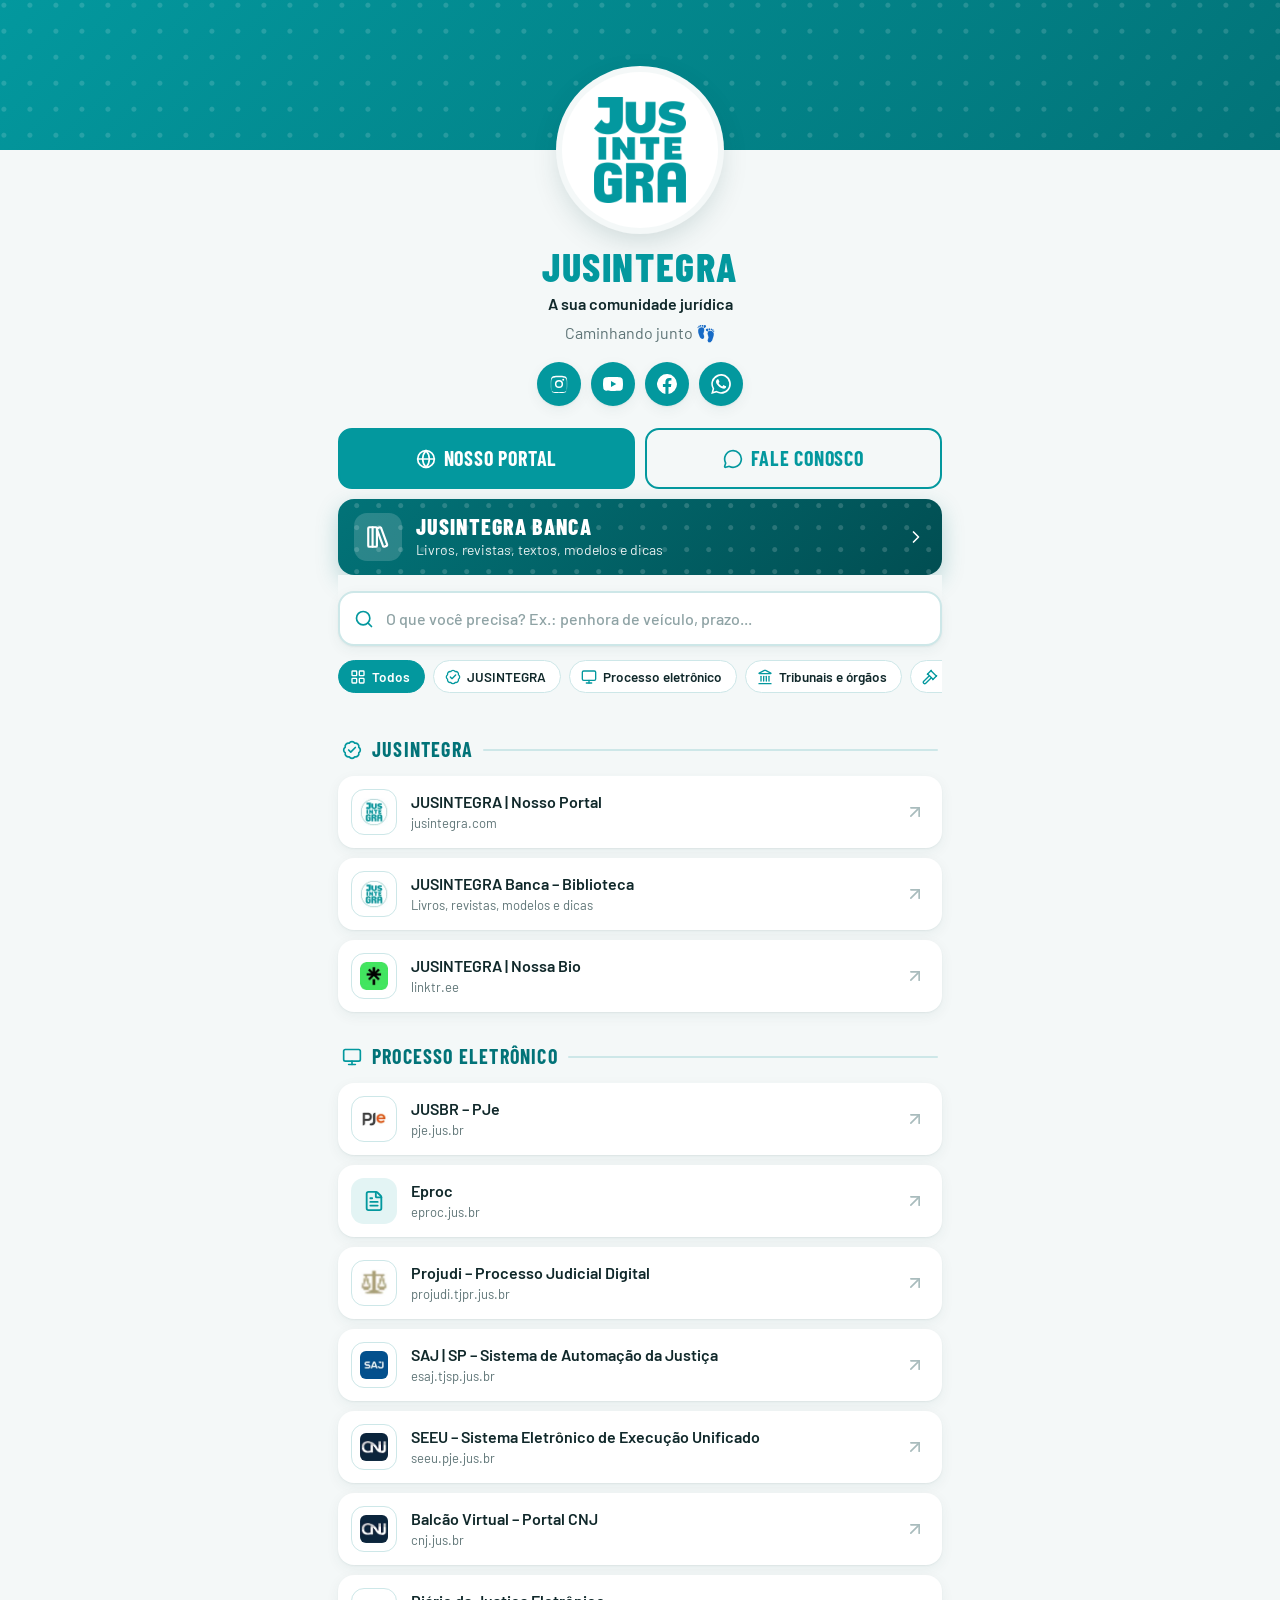
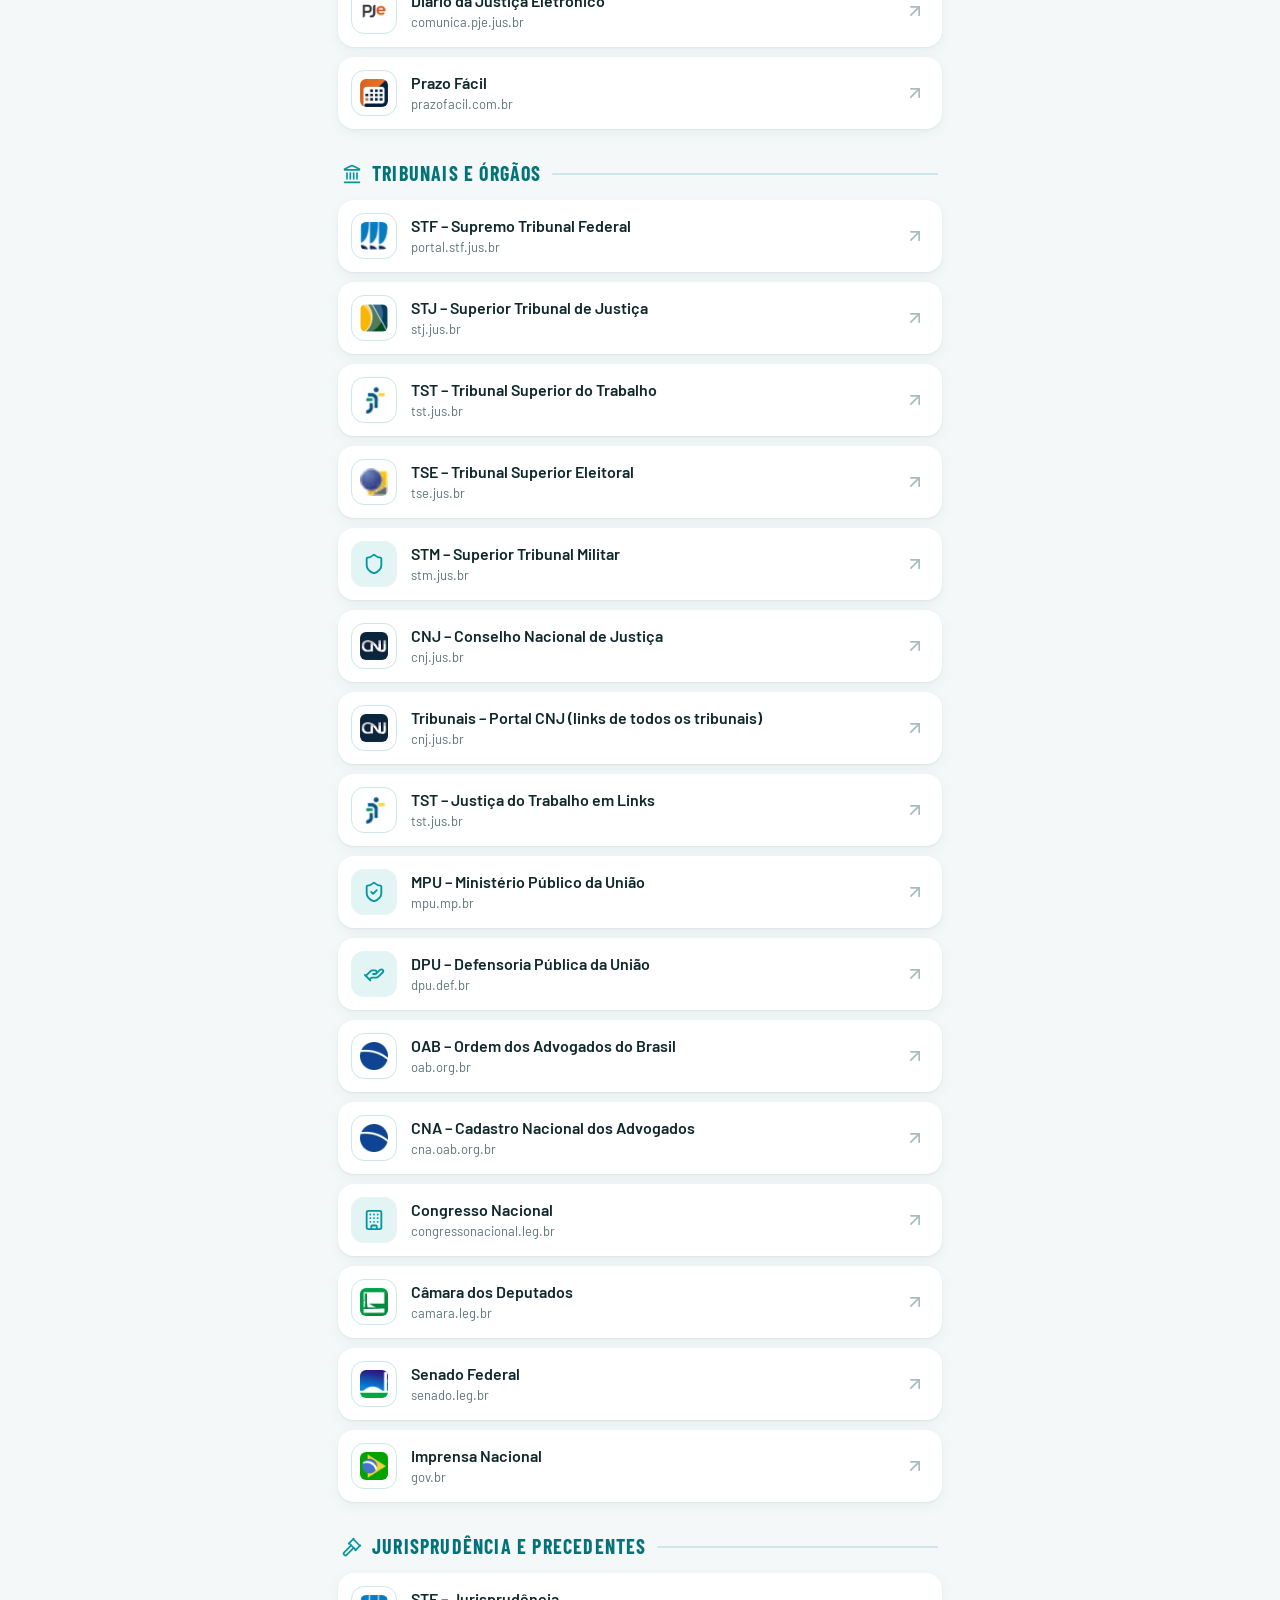
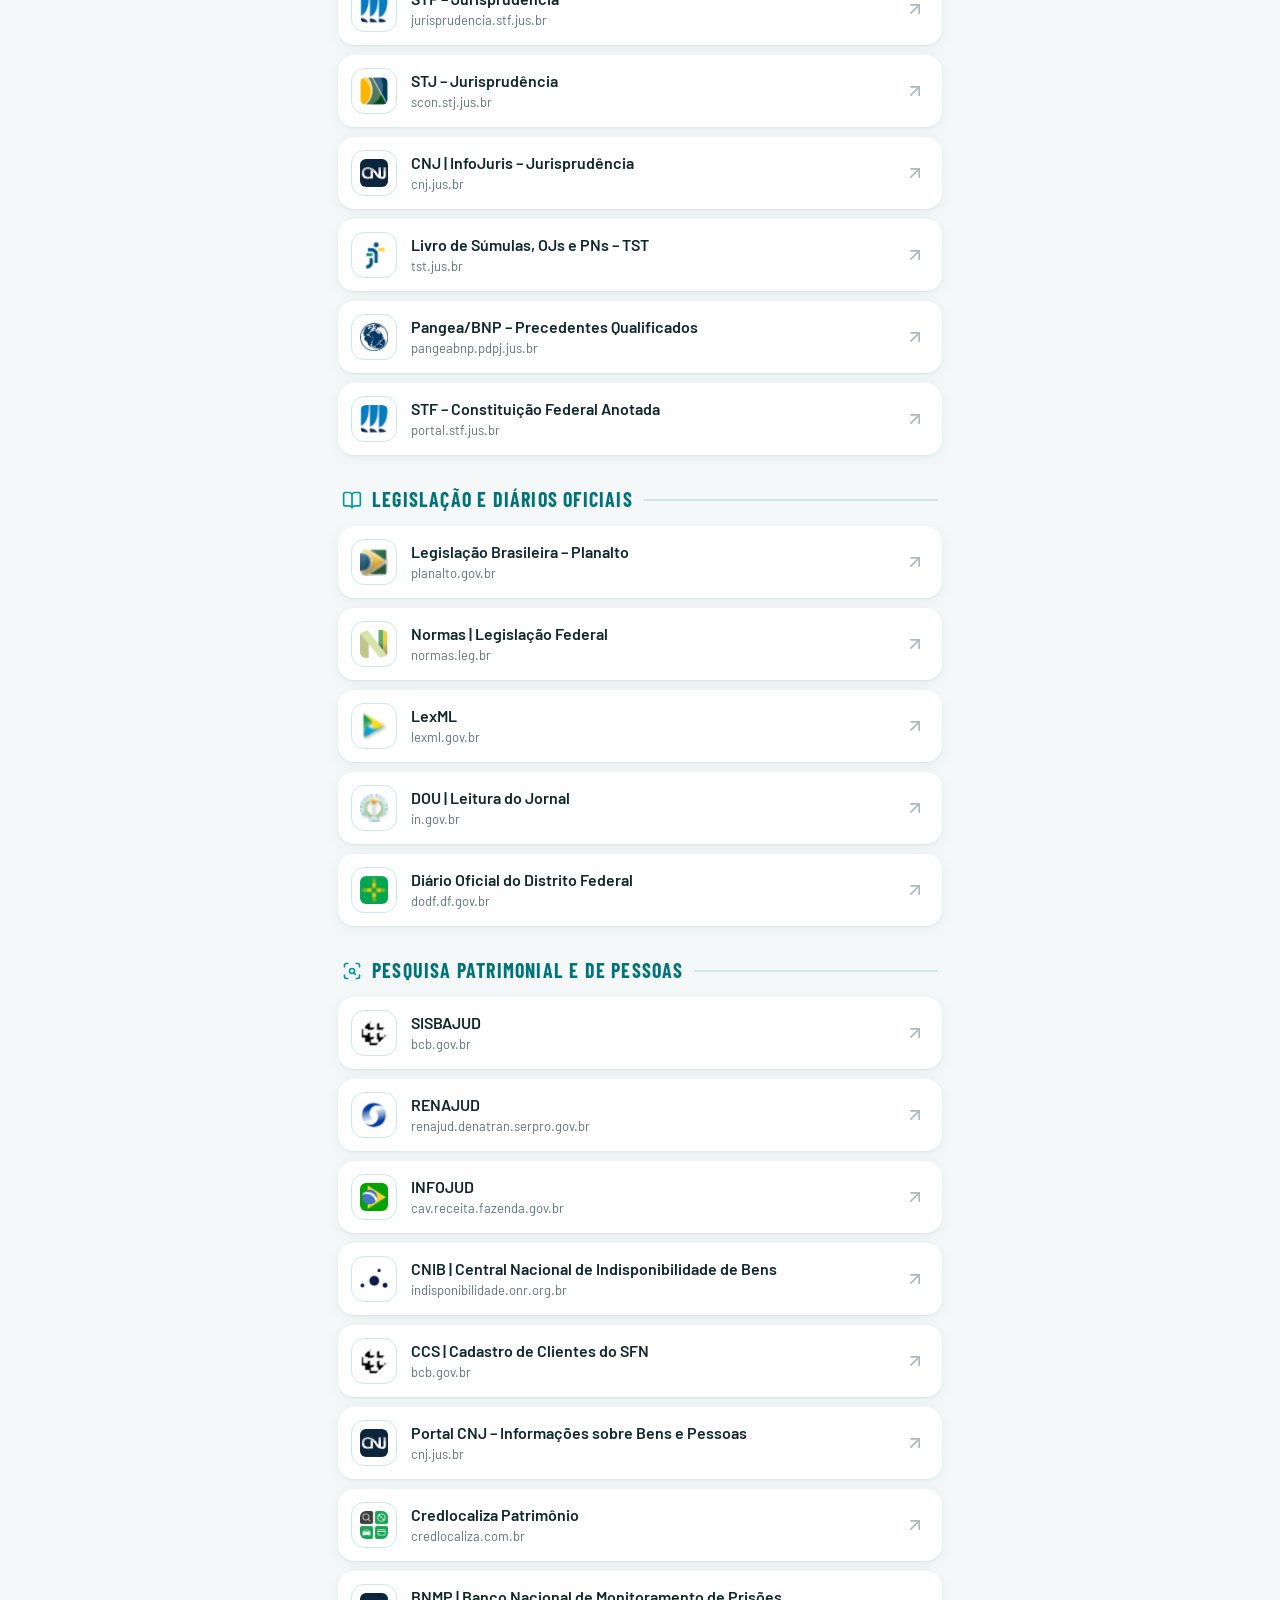
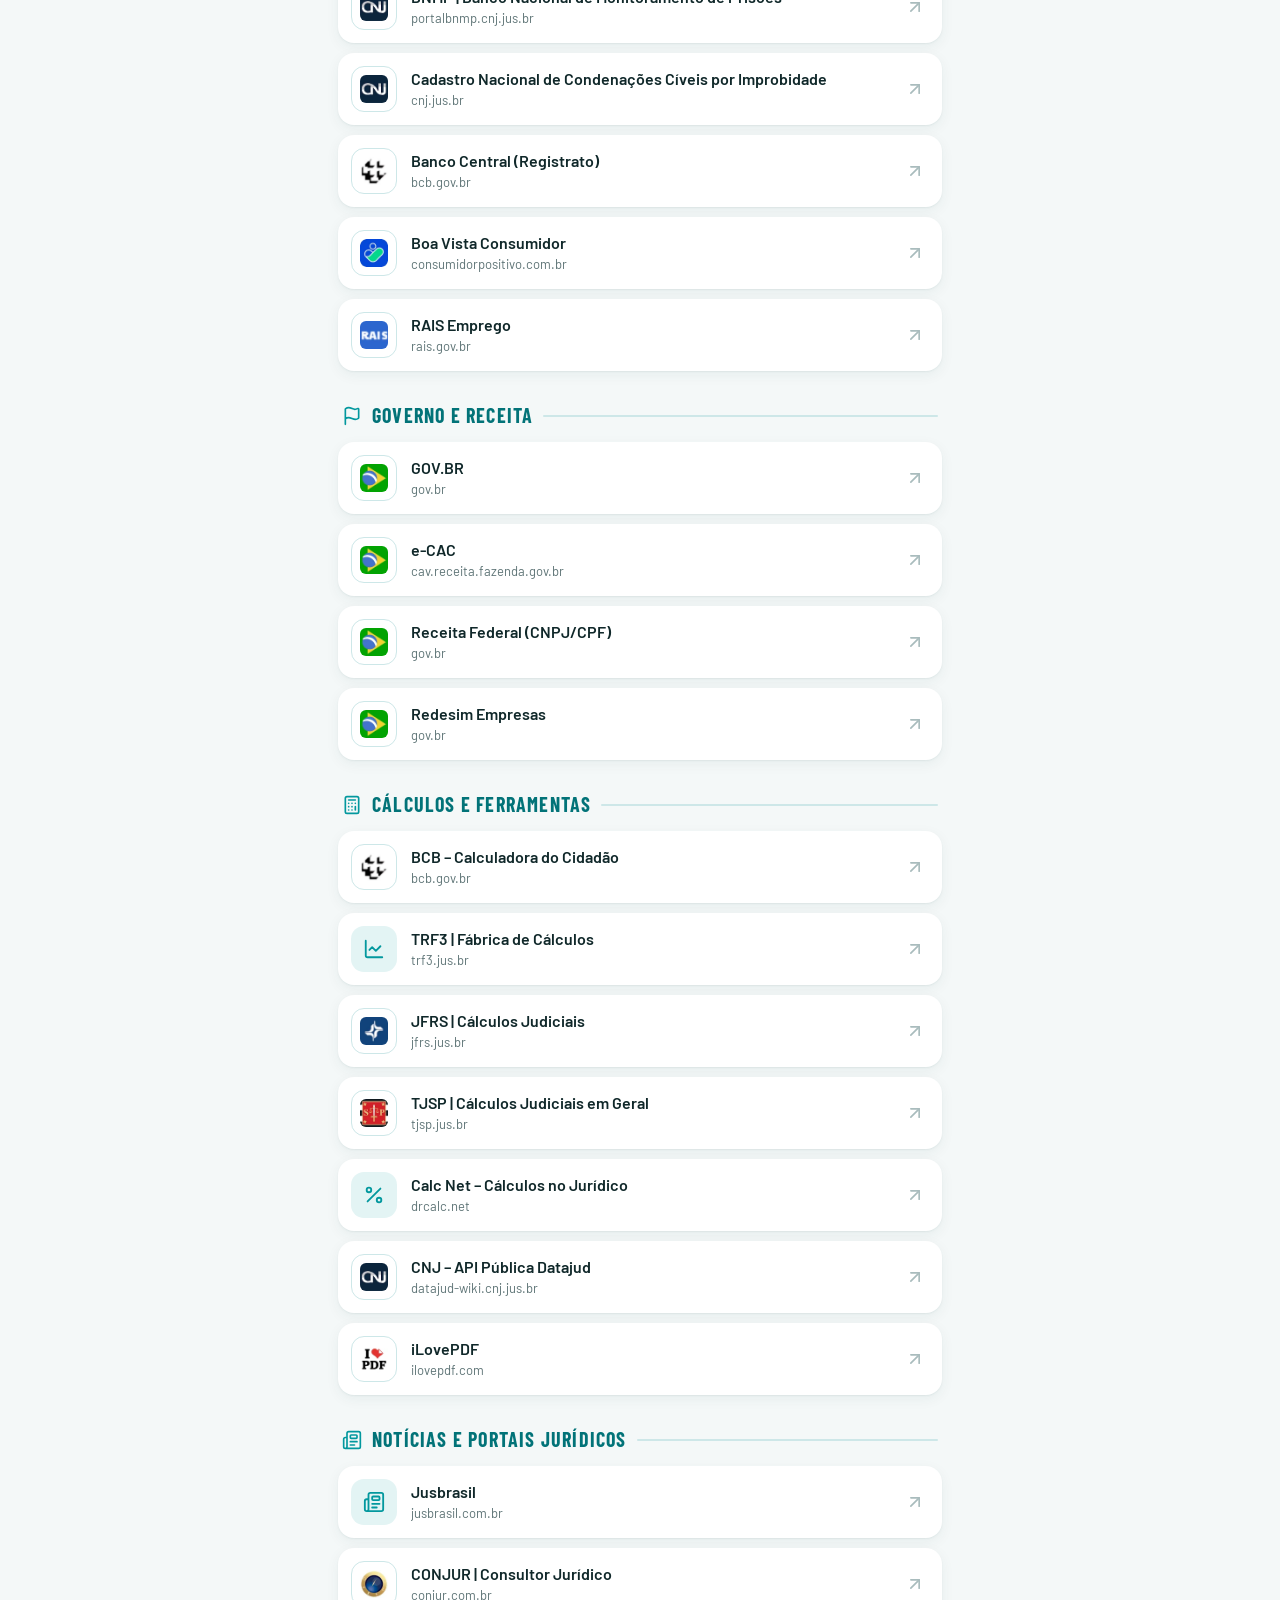
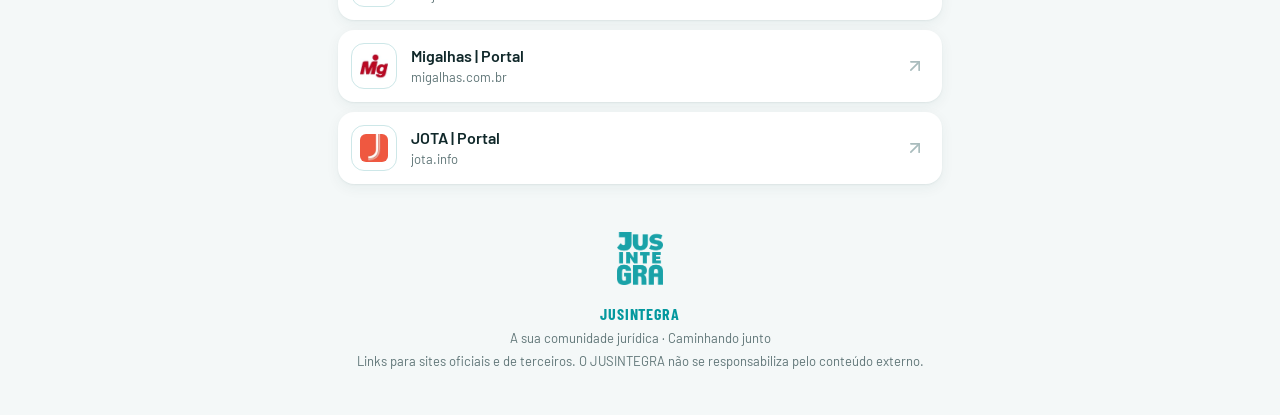
<file: index.html>
<!DOCTYPE html>
<html lang="pt-BR">
<head>
  <meta charset="UTF-8">
  <meta name="viewport" content="width=device-width, initial-scale=1.0">
  <title>JUSINTEGRA | Links Úteis</title>
  <meta name="description" content="JUSINTEGRA: a sua comunidade jurídica. Os links mais úteis para a advocacia, em um só lugar, com busca inteligente.">
  <meta name="theme-color" content="#03989E">
  <link rel="icon" href="[data-uri]">
  <style>
    @font-face { font-family: "Barlow Condensed"; font-weight: 700; font-style: normal; font-display: swap; src: url([data-uri]) format("woff2"); }
    @font-face { font-family: "Barlow Condensed"; font-weight: 800; font-style: normal; font-display: swap; src: url([data-uri]) format("woff2"); }
    @font-face { font-family: "Barlow"; font-weight: 400; font-style: normal; font-display: swap; src: url([data-uri]) format("woff2"); }
    @font-face { font-family: "Barlow"; font-weight: 500; font-style: normal; font-display: swap; src: url([data-uri]) format("woff2"); }
    @font-face { font-family: "Barlow"; font-weight: 600; font-style: normal; font-display: swap; src: url([data-uri]) format("woff2"); }
    :root {
      --teal: #03989E;
      --teal-escuro: #027378;
      --teal-claro: #E3F4F4;
      --teal-borda: #CDE7E8;
      --fundo: #F4F8F8;
      --card: #FFFFFF;
      --texto: #10282A;
      --suave: #5E7476;
      --sombra: 0 1px 2px rgba(3,60,62,.06), 0 4px 14px rgba(3,60,62,.06);
      --titulo: "Barlow Condensed", "Arial Narrow", system-ui, sans-serif;
      --corpo: "Barlow", system-ui, -apple-system, "Segoe UI", sans-serif;
    }
    * { box-sizing: border-box; }
    body {
      margin: 0; background: var(--fundo); color: var(--texto);
      font-family: var(--corpo); line-height: 1.45; -webkit-font-smoothing: antialiased;
    }
    svg.i { width: 20px; height: 20px; flex: 0 0 auto; }

    /* ---------- Cabeçalho ---------- */
    .faixa {
      height: 150px;
      background:
        radial-gradient(circle at 15% 20%, rgba(255,255,255,.14) 0 2px, transparent 3px) 0 0 / 26px 26px,
        linear-gradient(135deg, var(--teal) 0%, var(--teal-escuro) 100%);
    }
    .container { max-width: 640px; margin: 0 auto; padding: 0 18px 40px; }
    .topo { text-align: center; margin-top: -78px; }
    .avatar {
      width: 156px; height: 156px; margin: 0 auto; border-radius: 50%;
      background: #fff; display: flex; align-items: center; justify-content: center;
      box-shadow: 0 0 0 6px var(--fundo), 0 10px 30px rgba(3,60,62,.18);
    }
    .avatar img { width: 92px; height: auto; display: block; }
    .topo h1 {
      font-family: var(--titulo); font-weight: 800; font-size: 40px; letter-spacing: .04em;
      color: var(--teal); margin: 18px 0 0; line-height: 1;
    }
    .lema { margin: 6px 0 0; font-size: 16px; color: var(--suave); }
    .lema strong { color: var(--texto); font-weight: 600; }

    .redes { display: flex; justify-content: center; gap: 10px; margin-top: 18px; }
    .redes a {
      width: 44px; height: 44px; border-radius: 50%;
      display: flex; align-items: center; justify-content: center;
      background: var(--teal); color: #fff; box-shadow: var(--sombra);
      transition: transform .15s ease, background .15s ease;
    }
    .redes a:hover, .redes a:focus-visible { transform: translateY(-2px); background: var(--teal-escuro); outline: none; }
    .redes svg { width: 20px; height: 20px; fill: currentColor; }

    .destaques { display: grid; grid-template-columns: 1fr 1fr; gap: 10px; margin: 22px 0 4px; }
    .destaques a {
      display: flex; align-items: center; justify-content: center; gap: 8px;
      text-decoration: none; padding: 14px 12px; border-radius: 14px;
      font-family: var(--titulo); font-weight: 700; font-size: clamp(16px, 4.6vw, 20px); letter-spacing: .04em; text-transform: uppercase; white-space: nowrap;
      background: var(--teal); color: #fff; border: 2px solid var(--teal);
      transition: background .15s ease, color .15s ease;
    }
    .destaques a:hover { background: var(--teal-escuro); border-color: var(--teal-escuro); }
    .destaques a.sec { background: transparent; color: var(--teal); }
    .destaques a.sec:hover { background: var(--teal); color: #fff; }

    .banca {
      display: flex; align-items: center; gap: 14px; margin-top: 10px; padding: 14px 16px; border-radius: 16px;
      text-decoration: none; color: #fff; text-align: left;
      background:
        radial-gradient(circle at 85% 30%, rgba(255,255,255,.16) 0 2px, transparent 3px) 0 0 / 22px 22px,
        linear-gradient(135deg, var(--teal-escuro), #014E52);
      box-shadow: 0 8px 22px rgba(2,115,120,.25); transition: transform .15s ease;
    }
    .banca:hover { transform: translateY(-2px); }
    .banca-ic { width: 48px; height: 48px; border-radius: 13px; background: rgba(255,255,255,.16); display: flex; align-items: center; justify-content: center; flex: 0 0 auto; }
    .banca-ic svg { width: 26px; height: 26px; }
    .banca-txt { flex: 1; min-width: 0; }
    .banca-txt strong { display: block; font-family: var(--titulo); font-weight: 800; font-size: 22px; letter-spacing: .05em; text-transform: uppercase; line-height: 1.1; }
    .banca-txt small { display: block; font-size: 14px; opacity: .9; margin-top: 2px; }

    /* ---------- Busca ---------- */
    .busca { position: sticky; top: 0; z-index: 5; background: var(--fundo); padding: 16px 0 8px; }
    .campo { position: relative; }
    .campo > svg { position: absolute; left: 16px; top: 50%; transform: translateY(-50%); color: var(--teal); }
    .campo input {
      width: 100%; padding: 16px 46px; font: 500 16px var(--corpo); color: var(--texto);
      border: 2px solid var(--teal-borda); border-radius: 16px; background: var(--card);
      outline: none; box-shadow: var(--sombra); transition: border-color .15s ease, box-shadow .15s ease;
    }
    .campo input::placeholder { color: #8FA3A5; }
    .campo input:focus { border-color: var(--teal); box-shadow: 0 0 0 4px rgba(3,152,158,.15); }
    input[type=search]::-webkit-search-cancel-button, input[type=search]::-webkit-search-decoration { -webkit-appearance: none; appearance: none; }
    .limpar {
      position: absolute; right: 10px; top: 50%; transform: translateY(-50%);
      border: 0; background: var(--teal-claro); color: var(--teal-escuro); cursor: pointer;
      width: 30px; height: 30px; border-radius: 50%; display: none; font-size: 18px; line-height: 1;
    }
    .dica { font-size: 13.5px; color: var(--suave); margin: 10px 4px 0; }
    .dica button {
      border: 0; background: var(--teal-claro); color: var(--teal-escuro); cursor: pointer;
      font: 500 13px var(--corpo); padding: 3px 10px; border-radius: 999px; margin: 2px 2px;
    }
    .dica button:hover { background: var(--teal); color: #fff; }

    .filtros { display: flex; gap: 8px; overflow-x: auto; padding: 14px 0 4px; scrollbar-width: none; }
    .filtros::-webkit-scrollbar { display: none; }
    .filtros button {
      flex: 0 0 auto; display: inline-flex; align-items: center; gap: 6px;
      border: 1.5px solid var(--teal-borda); background: var(--card); color: var(--texto);
      padding: 7px 14px 7px 11px; border-radius: 999px; cursor: pointer; white-space: nowrap;
      font: 600 13.5px var(--corpo);
    }
    .filtros button svg { width: 16px; height: 16px; color: var(--teal); }
    .filtros button[aria-pressed="true"] { background: var(--teal); border-color: var(--teal); color: #fff; }
    .filtros button[aria-pressed="true"] svg { color: #fff; }
    .contagem { font-size: 13px; color: var(--suave); margin: 10px 4px 0; min-height: 18px; }

    /* ---------- Lista ---------- */
    .grupo h2 {
      display: flex; align-items: center; gap: 10px;
      font-family: var(--titulo); font-weight: 700; font-size: 20px; letter-spacing: .06em; text-transform: uppercase;
      color: var(--teal-escuro); margin: 30px 4px 12px;
    }
    .grupo h2::after { content: ""; flex: 1; height: 2px; background: var(--teal-borda); border-radius: 2px; }
    .grupo h2 svg { color: var(--teal); }

    .link {
      display: flex; align-items: center; gap: 14px;
      background: var(--card); border: 1.5px solid transparent; border-radius: 16px;
      padding: 12px 16px 12px 12px; margin-bottom: 10px; text-decoration: none; color: var(--texto);
      box-shadow: var(--sombra);
      transition: transform .15s ease, border-color .15s ease, box-shadow .15s ease;
    }
    .ico {
      width: 46px; height: 46px; border-radius: 13px; flex: 0 0 auto;
      display: flex; align-items: center; justify-content: center;
      background: var(--teal-claro); color: var(--teal);
      transition: background .15s ease, color .15s ease;
    }
    .ico svg { width: 22px; height: 22px; }
    .ico.logo { background: #fff; border: 1.5px solid var(--teal-borda); }
    .ico.logo img { width: 28px; height: 28px; object-fit: contain; border-radius: 6px; display: block; }
    .link .txt { flex: 1; min-width: 0; }
    .link strong { display: block; font-size: 16px; font-weight: 600; line-height: 1.25; }
    .link small { display: block; font-size: 13px; color: var(--suave); white-space: nowrap; overflow: hidden; text-overflow: ellipsis; margin-top: 2px; }
    .seta { color: #A9BCBD; transition: color .15s ease, transform .15s ease; }
    .link:hover, .link:focus-visible { transform: translateY(-2px); border-color: var(--teal); outline: none; box-shadow: 0 8px 24px rgba(3,152,158,.16); }
    .link:hover .ico:not(.logo), .link:focus-visible .ico:not(.logo) { background: var(--teal); color: #fff; }
    .link:hover .ico.logo, .link:focus-visible .ico.logo { border-color: var(--teal); }
    .link:hover .seta { color: var(--teal); transform: translate(2px,-2px); }

    .vazio { text-align: center; padding: 34px 16px; color: var(--suave); background: var(--card); border-radius: 16px; box-shadow: var(--sombra); margin-top: 16px; }
    .vazio a { color: var(--teal); font-weight: 600; }

    .rodape { margin-top: 48px; text-align: center; font-size: 13px; color: var(--suave); }
    .rodape img { width: 46px; opacity: .9; margin-bottom: 8px; }
    .rodape p { margin: 4px 0; }
    .rodape strong { font-family: var(--titulo); letter-spacing: .06em; font-size: 16px; color: var(--teal); }
    .sr { position: absolute; left: -9999px; }
  </style>
</head>
<body>
  <div class="faixa" aria-hidden="true"></div>
  <main class="container">
    <header class="topo">
      <div class="avatar"><img src="[data-uri]" alt="Logo JUSINTEGRA"></div>
      <h1>JUSINTEGRA</h1>
      <p class="lema"><strong>A sua comunidade jurídica</strong></p>
      <p class="lema">Caminhando junto 👣</p>

      <nav class="redes" aria-label="Redes sociais">
        <a href="https://www.instagram.com/jusintegra" target="_blank" rel="noopener noreferrer" aria-label="Instagram">
          <svg viewBox="0 0 24 24"><path d="M12 2.2c3.2 0 3.6 0 4.8.1 1.2.1 1.8.2 2.2.4.6.2 1 .5 1.4.9.4.4.7.8.9 1.4.2.4.4 1 .4 2.2.1 1.3.1 1.6.1 4.8s0 3.6-.1 4.8c-.1 1.2-.2 1.8-.4 2.2-.2.6-.5 1-.9 1.4-.4.4-.8.7-1.4.9-.4.2-1 .4-2.2.4-1.3.1-1.6.1-4.8.1s-3.6 0-4.8-.1c-1.2-.1-1.8-.2-2.2-.4-.6-.2-1-.5-1.4-.9-.4-.4-.7-.8-.9-1.4-.2-.4-.4-1-.4-2.2C2.2 15.6 2.2 15.2 2.2 12s0-3.6.1-4.8c.1-1.2.2-1.8.4-2.2.2-.6.5-1 .9-1.4.4-.4.8-.7 1.4-.9.4-.2 1-.4 2.2-.4C8.4 2.2 8.8 2.2 12 2.2zm0 1.8c-3.1 0-3.5 0-4.7.1-1.1.1-1.7.2-2.1.4-.5.2-.9.4-1.3.8-.4.4-.6.8-.8 1.3-.2.4-.3 1-.4 2.1-.1 1.2-.1 1.6-.1 4.7s0 3.5.1 4.7c.1 1.1.2 1.7.4 2.1.2.5.4.9.8 1.3.4.4.8.6 1.3.8.4.2 1 .3 2.1.4 1.2.1 1.6.1 4.7.1s3.5 0 4.7-.1c1.1-.1 1.7-.2 2.1-.4.5-.2.9-.4 1.3-.8.4-.4.6-.8.8-1.3.2-.4.3-1 .4-2.1.1-1.2.1-1.6.1-4.7s0-3.5-.1-4.7c-.1-1.1-.2-1.7-.4-2.1-.2-.5-.4-.9-.8-1.3-.4-.4-.8-.6-1.3-.8-.4-.2-1-.3-2.1-.4-1.2-.1-1.6-.1-4.7-.1zm0 3.1a4.9 4.9 0 1 1 0 9.8 4.9 4.9 0 0 1 0-9.8zm0 8a3.1 3.1 0 1 0 0-6.2 3.1 3.1 0 0 0 0 6.2zm6.2-8.2a1.1 1.1 0 1 1-2.3 0 1.1 1.1 0 0 1 2.3 0z"/></svg>
        </a>
        <a href="https://www.youtube.com/@jusintegra" target="_blank" rel="noopener noreferrer" aria-label="YouTube">
          <svg viewBox="0 0 24 24"><path d="M23.5 6.2a3 3 0 0 0-2.1-2.1C19.5 3.6 12 3.6 12 3.6s-7.5 0-9.4.5A3 3 0 0 0 .5 6.2 31.4 31.4 0 0 0 0 12a31.4 31.4 0 0 0 .5 5.8 3 3 0 0 0 2.1 2.1c1.9.5 9.4.5 9.4.5s7.5 0 9.4-.5a3 3 0 0 0 2.1-2.1A31.4 31.4 0 0 0 24 12a31.4 31.4 0 0 0-.5-5.8zM9.6 15.6V8.4l6.3 3.6-6.3 3.6z"/></svg>
        </a>
        <a href="https://www.facebook.com/share/1AhotNfFUs/" target="_blank" rel="noopener noreferrer" aria-label="Facebook">
          <svg viewBox="0 0 24 24"><path d="M24 12a12 12 0 1 0-13.9 11.9v-8.4H7.1V12h3V9.4c0-3 1.8-4.7 4.5-4.7 1.3 0 2.7.2 2.7.2v2.9h-1.5c-1.5 0-2 .9-2 1.9V12h3.4l-.5 3.5h-2.9v8.4A12 12 0 0 0 24 12z"/></svg>
        </a>
        <a href="https://wa.me/556131422953" target="_blank" rel="noopener noreferrer" aria-label="WhatsApp">
          <svg viewBox="0 0 24 24"><path d="M17.5 14.4c-.3-.1-1.8-.9-2-1-.3-.1-.5-.1-.7.1-.2.3-.8 1-.9 1.2-.2.2-.3.2-.6.1-.3-.1-1.3-.5-2.4-1.5-.9-.8-1.5-1.8-1.7-2.1-.2-.3 0-.5.1-.6l.4-.5.3-.5c.1-.2 0-.4 0-.5l-.9-2.2c-.2-.6-.5-.5-.7-.5h-.6c-.2 0-.5.1-.8.4-.3.3-1 1-1 2.5s1.1 2.9 1.2 3.1c.1.2 2.1 3.2 5.1 4.5.7.3 1.3.5 1.7.6.7.2 1.4.2 1.9.1.6-.1 1.8-.7 2-1.4.2-.7.2-1.3.2-1.4-.1-.2-.3-.3-.6-.4zM12 21.8c-1.8 0-3.5-.5-5-1.4l-.4-.2-3.7 1 1-3.6-.2-.4A9.8 9.8 0 1 1 12 21.8zM20.5 3.5A11.8 11.8 0 0 0 1.9 17.7L.2 24l6.4-1.7a11.8 11.8 0 0 0 5.4 1.4h.1c6.5 0 11.8-5.3 11.8-11.8 0-3.2-1.2-6.1-3.4-8.4z"/></svg>
        </a>
      </nav>

      <div class="destaques">
        <a href="https://jusintegra.com/" target="_blank" rel="noopener noreferrer"><svg class="i" viewBox="0 0 24 24" fill="none" stroke="currentColor" stroke-width="2" stroke-linecap="round" stroke-linejoin="round" aria-hidden="true"><circle cx="12" cy="12" r="10" /><path d="M12 2a14.5 14.5 0 0 0 0 20 14.5 14.5 0 0 0 0-20" /><path d="M2 12h20" /></svg> Nosso Portal</a>
        <a class="sec" href="https://wa.me/556131422953" target="_blank" rel="noopener noreferrer"><svg class="i" viewBox="0 0 24 24" fill="none" stroke="currentColor" stroke-width="2" stroke-linecap="round" stroke-linejoin="round" aria-hidden="true"><path d="M2.992 16.342a2 2 0 0 1 .094 1.167l-1.065 3.29a1 1 0 0 0 1.236 1.168l3.413-.998a2 2 0 0 1 1.099.092 10 10 0 1 0-4.777-4.719" /></svg> Fale conosco</a>
      </div>
      <a class="banca" href="banca.html">
        <span class="banca-ic"><svg class="i" viewBox="0 0 24 24" fill="none" stroke="currentColor" stroke-width="2" stroke-linecap="round" stroke-linejoin="round" aria-hidden="true"><rect width="8" height="18" x="3" y="3" rx="1" /><path d="M7 3v18" /><path d="M20.4 18.9c.2.5-.1 1.1-.6 1.3l-1.9.7c-.5.2-1.1-.1-1.3-.6L11.1 5.1c-.2-.5.1-1.1.6-1.3l1.9-.7c.5-.2 1.1.1 1.3.6Z" /></svg></span>
        <span class="banca-txt"><strong>JUSINTEGRA Banca</strong><small>Livros, revistas, textos, modelos e dicas</small></span>
        <svg class="i" viewBox="0 0 24 24" fill="none" stroke="currentColor" stroke-width="2" stroke-linecap="round" stroke-linejoin="round" aria-hidden="true"><path d="m9 18 6-6-6-6" /></svg>
      </a>
    </header>

    <section class="busca" aria-label="Busca">
      <div class="campo">
        <svg class="i" viewBox="0 0 24 24" fill="none" stroke="currentColor" stroke-width="2" stroke-linecap="round" stroke-linejoin="round" aria-hidden="true"><path d="m21 21-4.34-4.34" /><circle cx="11" cy="11" r="8" /></svg>
        <label for="q" class="sr">Buscar link</label>
        <input id="q" type="search" autocomplete="off" placeholder="O que você precisa? Ex.: penhora de veículo, prazo...">
        <button class="limpar" id="limpar" type="button" aria-label="Limpar busca">×</button>
      </div>
      <div class="filtros" id="filtros" role="toolbar" aria-label="Filtrar por categoria"></div>
    </section>

    <section id="lista"></section>

    <footer class="rodape">
      <img src="[data-uri]" alt="">
      <p><strong>JUSINTEGRA</strong></p>
      <p>A sua comunidade jurídica · Caminhando junto</p>
      <p>Links para sites oficiais e de terceiros. O JUSINTEGRA não se responsabiliza pelo conteúdo externo.</p>
    </footer>
  </main>

  <script>
    const ICONES = {"link":"<path d=\"M10 13a5 5 0 0 0 7.54.54l3-3a5 5 0 0 0-7.07-7.07l-1.72 1.71\" /><path d=\"M14 11a5 5 0 0 0-7.54-.54l-3 3a5 5 0 0 0 7.07 7.07l1.71-1.71\" />","layout-grid":"<rect width=\"7\" height=\"7\" x=\"3\" y=\"3\" rx=\"1\" /><rect width=\"7\" height=\"7\" x=\"14\" y=\"3\" rx=\"1\" /><rect width=\"7\" height=\"7\" x=\"14\" y=\"14\" rx=\"1\" /><rect width=\"7\" height=\"7\" x=\"3\" y=\"14\" rx=\"1\" />","arrow-up-right":"<path d=\"M7 7h10v10\" /><path d=\"M7 17 17 7\" />","globe":"<circle cx=\"12\" cy=\"12\" r=\"10\" /><path d=\"M12 2a14.5 14.5 0 0 0 0 20 14.5 14.5 0 0 0 0-20\" /><path d=\"M2 12h20\" />","library-big":"<rect width=\"8\" height=\"18\" x=\"3\" y=\"3\" rx=\"1\" /><path d=\"M7 3v18\" /><path d=\"M20.4 18.9c.2.5-.1 1.1-.6 1.3l-1.9.7c-.5.2-1.1-.1-1.3-.6L11.1 5.1c-.2-.5.1-1.1.6-1.3l1.9-.7c.5-.2 1.1.1 1.3.6Z\" />","monitor":"<rect width=\"20\" height=\"14\" x=\"2\" y=\"3\" rx=\"2\" /><line x1=\"8\" x2=\"16\" y1=\"21\" y2=\"21\" /><line x1=\"12\" x2=\"12\" y1=\"17\" y2=\"21\" />","file-text":"<path d=\"M6 22a2 2 0 0 1-2-2V4a2 2 0 0 1 2-2h8a2.4 2.4 0 0 1 1.704.706l3.588 3.588A2.4 2.4 0 0 1 20 8v12a2 2 0 0 1-2 2z\" /><path d=\"M14 2v5a1 1 0 0 0 1 1h5\" /><path d=\"M10 9H8\" /><path d=\"M16 13H8\" /><path d=\"M16 17H8\" />","folder-open":"<path d=\"m6 14 1.5-2.9A2 2 0 0 1 9.24 10H20a2 2 0 0 1 1.94 2.5l-1.54 6a2 2 0 0 1-1.95 1.5H4a2 2 0 0 1-2-2V5a2 2 0 0 1 2-2h3.9a2 2 0 0 1 1.69.9l.81 1.2a2 2 0 0 0 1.67.9H18a2 2 0 0 1 2 2v2\" />","folder-search":"<path d=\"M10.7 20H4a2 2 0 0 1-2-2V5a2 2 0 0 1 2-2h3.9a2 2 0 0 1 1.69.9l.81 1.2a2 2 0 0 0 1.67.9H20a2 2 0 0 1 2 2v4.1\" /><path d=\"m21 21-1.9-1.9\" /><circle cx=\"17\" cy=\"17\" r=\"3\" />","lock-keyhole":"<circle cx=\"12\" cy=\"16\" r=\"1\" /><rect x=\"3\" y=\"10\" width=\"18\" height=\"12\" rx=\"2\" /><path d=\"M7 10V7a5 5 0 0 1 10 0v3\" />","video":"<path d=\"m16 13 5.223 3.482a.5.5 0 0 0 .777-.416V7.87a.5.5 0 0 0-.752-.432L16 10.5\" /><rect x=\"2\" y=\"6\" width=\"14\" height=\"12\" rx=\"2\" />","bell-ring":"<path d=\"M10.268 21a2 2 0 0 0 3.464 0\" /><path d=\"M22 8c0-2.3-.8-4.3-2-6\" /><path d=\"M3.262 15.326A1 1 0 0 0 4 17h16a1 1 0 0 0 .74-1.673C19.41 13.956 18 12.499 18 8A6 6 0 0 0 6 8c0 4.499-1.411 5.956-2.738 7.326\" /><path d=\"M4 2C2.8 3.7 2 5.7 2 8\" />","calendar-clock":"<path d=\"M16 14v2.2l1.6 1\" /><path d=\"M16 2v3\" /><path d=\"M21 7.338V5a2 2 0 00-2-2H5a2 2 0 00-2 2v14a2 2 0 002 2h2.338\" /><path d=\"M3 9h5.859\" /><path d=\"M8 2v3\" /><circle cx=\"16\" cy=\"16\" r=\"6\" />","landmark":"<path d=\"M10 18v-7\" /><path d=\"M11.119 2.205a2 2 0 0 1 1.762 0l7.84 3.846A.5.5 0 0 1 20.5 7h-17a.5.5 0 0 1-.22-.949z\" /><path d=\"M14 18v-7\" /><path d=\"M18 18v-7\" /><path d=\"M3 22h18\" /><path d=\"M6 18v-7\" />","scale":"<path d=\"M12 3v18\" /><path d=\"m19 8 3 8a5 5 0 0 1-6 0zV7\" /><path d=\"M3 7h1a17 17 0 0 0 8-2 17 17 0 0 0 8 2h1\" /><path d=\"m5 8 3 8a5 5 0 0 1-6 0zV7\" /><path d=\"M7 21h10\" />","hard-hat":"<path d=\"M10 10V5a1 1 0 0 1 1-1h2a1 1 0 0 1 1 1v5\" /><path d=\"M14 6a6 6 0 0 1 6 6v3\" /><path d=\"M4 15v-3a6 6 0 0 1 6-6\" /><rect x=\"2\" y=\"15\" width=\"20\" height=\"4\" rx=\"1\" />","vote":"<path d=\"m9 12 2 2 4-4\" /><path d=\"M5 7c0-1.1.9-2 2-2h10a2 2 0 0 1 2 2v12H5V7Z\" /><path d=\"M22 19H2\" />","shield":"<path d=\"M20 13c0 5-3.5 7.5-7.66 8.95a1 1 0 0 1-.67-.01C7.5 20.5 4 18 4 13V6a1 1 0 0 1 1-1c2 0 4.5-1.2 6.24-2.72a1.17 1.17 0 0 1 1.52 0C14.51 3.81 17 5 19 5a1 1 0 0 1 1 1z\" />","building-2":"<path d=\"M10 12h4\" /><path d=\"M10 8h4\" /><path d=\"M14 21v-3a2 2 0 0 0-4 0v3\" /><path d=\"M6 10H4a2 2 0 0 0-2 2v7a2 2 0 0 0 2 2h16a2 2 0 0 0 2-2V9a2 2 0 0 0-2-2h-2\" /><path d=\"M6 21V5a2 2 0 0 1 2-2h8a2 2 0 0 1 2 2v16\" />","map":"<path d=\"M14.106 5.553a2 2 0 0 0 1.788 0l3.659-1.83A1 1 0 0 1 21 4.619v12.764a1 1 0 0 1-.553.894l-4.553 2.277a2 2 0 0 1-1.788 0l-4.212-2.106a2 2 0 0 0-1.788 0l-3.659 1.83A1 1 0 0 1 3 19.381V6.618a1 1 0 0 1 .553-.894l4.553-2.277a2 2 0 0 1 1.788 0z\" /><path d=\"M15 5.764v15\" /><path d=\"M9 3.236v15\" />","network":"<rect x=\"16\" y=\"16\" width=\"6\" height=\"6\" rx=\"1\" /><rect x=\"2\" y=\"16\" width=\"6\" height=\"6\" rx=\"1\" /><rect x=\"9\" y=\"2\" width=\"6\" height=\"6\" rx=\"1\" /><path d=\"M5 16v-3a1 1 0 0 1 1-1h12a1 1 0 0 1 1 1v3\" /><path d=\"M12 12V8\" />","shield-check":"<path d=\"M20 13c0 5-3.5 7.5-7.66 8.95a1 1 0 0 1-.67-.01C7.5 20.5 4 18 4 13V6a1 1 0 0 1 1-1c2 0 4.5-1.2 6.24-2.72a1.17 1.17 0 0 1 1.52 0C14.51 3.81 17 5 19 5a1 1 0 0 1 1 1z\" /><path d=\"m9 12 2 2 4-4\" />","hand-helping":"<path d=\"M11 12h2a2 2 0 1 0 0-4h-3c-.6 0-1.1.2-1.4.6L3 14\" /><path d=\"m7 18 1.6-1.4c.3-.4.8-.6 1.4-.6h4c1.1 0 2.1-.4 2.8-1.2l4.6-4.4a2 2 0 0 0-2.75-2.91l-4.2 3.9\" /><path d=\"m2 13 6 6\" />","badge-check":"<path d=\"M3.85 8.62a4 4 0 0 1 4.78-4.77 4 4 0 0 1 6.74 0 4 4 0 0 1 4.78 4.78 4 4 0 0 1 0 6.74 4 4 0 0 1-4.77 4.78 4 4 0 0 1-6.75 0 4 4 0 0 1-4.78-4.77 4 4 0 0 1 0-6.76Z\" /><path d=\"m16 9-5.5 5.5L8 12\" />","id-card":"<path d=\"M13 19a4 4 0 00-8 0\" /><path d=\"M16 10h2\" /><path d=\"M16 14h2\" /><circle cx=\"9\" cy=\"12\" r=\"3\" /><rect x=\"2\" y=\"5\" width=\"20\" height=\"14\" rx=\"2\" />","building":"<path d=\"M12 10h.01\" /><path d=\"M12 14h.01\" /><path d=\"M12 6h.01\" /><path d=\"M16 10h.01\" /><path d=\"M16 14h.01\" /><path d=\"M16 6h.01\" /><path d=\"M8 10h.01\" /><path d=\"M8 14h.01\" /><path d=\"M8 6h.01\" /><path d=\"M9 22v-3a1 1 0 0 1 1-1h4a1 1 0 0 1 1 1v3\" /><rect x=\"4\" y=\"2\" width=\"16\" height=\"20\" rx=\"2\" />","users":"<path d=\"M16 21v-2a4 4 0 0 0-4-4H6a4 4 0 0 0-4 4v2\" /><path d=\"M16 3.128a4 4 0 0 1 0 7.744\" /><path d=\"M22 21v-2a4 4 0 0 0-3-3.87\" /><circle cx=\"9\" cy=\"7\" r=\"4\" />","printer":"<path d=\"M6 18H4a2 2 0 0 1-2-2v-5a2 2 0 0 1 2-2h16a2 2 0 0 1 2 2v5a2 2 0 0 1-2 2h-2\" /><path d=\"M6 9V3a1 1 0 0 1 1-1h10a1 1 0 0 1 1 1v6\" /><rect x=\"6\" y=\"14\" width=\"12\" height=\"8\" rx=\"1\" />","gavel":"<path d=\"m14 13-8.381 8.38a1 1 0 0 1-3.001-3l8.384-8.381\" /><path d=\"m16 16 6-6\" /><path d=\"m21.5 10.5-8-8\" /><path d=\"m8 8 6-6\" /><path d=\"m8.5 7.5 8 8\" />","search":"<path d=\"m21 21-4.34-4.34\" /><circle cx=\"11\" cy=\"11\" r=\"8\" />","book-open":"<path d=\"M12 5v16\" /><path d=\"M20.001 19A2 2 0 0022 17V5a2 2 0 00-1.999-2L16 3.002A5 5 0 0012 5a5 5 0 00-4-2H4a2 2 0 00-2 2v12a2 2 0 001.999 2H8a5 5 0 014 2 5 5 0 014-2z\" />","book-marked":"<path d=\"M10 2v7.751a.25.25 0 00.407.195l2.28-1.834a.5.5 0 01.627 0l2.28 1.834A.25.25 0 0016 9.751V2\" /><path d=\"M4 19.5v-15A2.5 2.5 0 016.5 2H19a1 1 0 011 1v18a1 1 0 01-1 1H6.5a1 1 0 010-5H20\" />","scroll-text":"<path d=\"M15 12h-5\" /><path d=\"M15 8h-5\" /><path d=\"M19 17V5a2 2 0 0 0-2-2H4\" /><path d=\"M8 21h12a2 2 0 0 0 2-2v-1a1 1 0 0 0-1-1H11a1 1 0 0 0-1 1v1a2 2 0 1 1-4 0V5a2 2 0 1 0-4 0v2a1 1 0 0 0 1 1h3\" />","book":"<path d=\"M4 19.5v-15A2.5 2.5 0 0 1 6.5 2H19a1 1 0 0 1 1 1v18a1 1 0 0 1-1 1H6.5a1 1 0 0 1 0-5H20\" />","library":"<path d=\"m16 6 4 14\" /><path d=\"M12 6v14\" /><path d=\"M8 8v12\" /><path d=\"M4 4v16\" />","file-search":"<path d=\"M6 22a2 2 0 0 1-2-2V4a2 2 0 0 1 2-2h8a2.4 2.4 0 0 1 1.704.706l3.588 3.588A2.4 2.4 0 0 1 20 8v12a2 2 0 0 1-2 2z\" /><path d=\"M14 2v5a1 1 0 0 0 1 1h5\" /><circle cx=\"11.5\" cy=\"14.5\" r=\"2.5\" /><path d=\"M13.3 16.3 15 18\" />","newspaper":"<path d=\"M15 18h-5\" /><path d=\"M18 14h-8\" /><path d=\"M4 22h16a2 2 0 0 0 2-2V4a2 2 0 0 0-2-2H8a2 2 0 0 0-2 2v16a2 2 0 0 1-4 0v-9a2 2 0 0 1 2-2h2\" /><rect width=\"8\" height=\"4\" x=\"10\" y=\"6\" rx=\"1\" />","banknote":"<rect width=\"20\" height=\"12\" x=\"2\" y=\"6\" rx=\"2\" /><circle cx=\"12\" cy=\"12\" r=\"2\" /><path d=\"M6 12h.01M18 12h.01\" />","car":"<path d=\"M19 17h2c.6 0 1-.4 1-1v-3c0-.9-.7-1.7-1.5-1.9C18.7 10.6 16 10 16 10s-1.3-1.4-2.2-2.3c-.5-.4-1.1-.7-1.8-.7H5c-.6 0-1.1.4-1.4.9l-1.4 2.9A3.7 3.7 0 0 0 2 12v4c0 .6.4 1 1 1h2\" /><circle cx=\"7\" cy=\"17\" r=\"2\" /><path d=\"M9 17h6\" /><circle cx=\"17\" cy=\"17\" r=\"2\" />","receipt":"<path d=\"M12 17V7\" /><path d=\"M16 8h-6a2 2 0 0 0 0 4h4a2 2 0 0 1 0 4H8\" /><path d=\"M4 3a1 1 0 0 1 1-1 1.3 1.3 0 0 1 .7.2l.933.6a1.3 1.3 0 0 0 1.4 0l.934-.6a1.3 1.3 0 0 1 1.4 0l.933.6a1.3 1.3 0 0 0 1.4 0l.933-.6a1.3 1.3 0 0 1 1.4 0l.934.6a1.3 1.3 0 0 0 1.4 0l.933-.6A1.3 1.3 0 0 1 19 2a1 1 0 0 1 1 1v18a1 1 0 0 1-1 1 1.3 1.3 0 0 1-.7-.2l-.933-.6a1.3 1.3 0 0 0-1.4 0l-.934.6a1.3 1.3 0 0 1-1.4 0l-.933-.6a1.3 1.3 0 0 0-1.4 0l-.933.6a1.3 1.3 0 0 1-1.4 0l-.934-.6a1.3 1.3 0 0 0-1.4 0l-.933.6a1.3 1.3 0 0 1-.7.2 1 1 0 0 1-1-1z\" />","house":"<path d=\"M15 21v-8a1 1 0 0 0-1-1h-4a1 1 0 0 0-1 1v8\" /><path d=\"M3 10a2 2 0 0 1 .709-1.528l7-6a2 2 0 0 1 2.582 0l7 6A2 2 0 0 1 21 10v9a2 2 0 0 1-2 2H5a2 2 0 0 1-2-2z\" />","wallet":"<path d=\"M19 7V4a1 1 0 0 0-1-1H5a2 2 0 0 0 0 4h15a1 1 0 0 1 1 1v4h-3a2 2 0 0 0 0 4h3a1 1 0 0 0 1-1v-2a1 1 0 0 0-1-1\" /><path d=\"M3 5v14a2 2 0 0 0 2 2h15a1 1 0 0 0 1-1v-4\" />","scan-search":"<path d=\"M3 7V5a2 2 0 0 1 2-2h2\" /><path d=\"M17 3h2a2 2 0 0 1 2 2v2\" /><path d=\"M21 17v2a2 2 0 0 1-2 2h-2\" /><path d=\"M7 21H5a2 2 0 0 1-2-2v-2\" /><circle cx=\"12\" cy=\"12\" r=\"3\" /><path d=\"m16 16-1.9-1.9\" />","map-pin":"<path d=\"M20 10c0 4.993-5.539 10.193-7.399 11.799a1 1 0 0 1-1.202 0C9.539 20.193 4 14.993 4 10a8 8 0 0 1 16 0\" /><circle cx=\"12\" cy=\"10\" r=\"3\" />","siren":"<path d=\"M7 18v-6a5 5 0 1 1 10 0v6\" /><path d=\"M5 21a1 1 0 0 0 1 1h12a1 1 0 0 0 1-1v-1a2 2 0 0 0-2-2H7a2 2 0 0 0-2 2z\" /><path d=\"M21 12h1\" /><path d=\"M18.5 4.5 18 5\" /><path d=\"M2 12h1\" /><path d=\"M12 2v1\" /><path d=\"m4.929 4.929.707.707\" /><path d=\"M12 12v6\" />","file-warning":"<path d=\"M6 22a2 2 0 0 1-2-2V4a2 2 0 0 1 2-2h8a2.4 2.4 0 0 1 1.704.706l3.588 3.588A2.4 2.4 0 0 1 20 8v12a2 2 0 0 1-2 2z\" /><path d=\"M12 9v4\" /><path d=\"M12 17h.01\" />","piggy-bank":"<path d=\"M11 17h3v2a1 1 0 0 0 1 1h2a1 1 0 0 0 1-1v-3a3.16 3.16 0 0 0 2-2h1a1 1 0 0 0 1-1v-2a1 1 0 0 0-1-1h-1a5 5 0 0 0-2-4V3a4 4 0 0 0-3.2 1.6l-.3.4H11a6 6 0 0 0-6 6v1a5 5 0 0 0 2 4v3a1 1 0 0 0 1 1h2a1 1 0 0 0 1-1z\" /><path d=\"M16 10h.01\" /><path d=\"M2 8v1a2 2 0 0 0 2 2h1\" />","gauge":"<path d=\"m12 14 4-4\" /><path d=\"M3.34 19a10 10 0 1 1 17.32 0\" />","briefcase":"<path d=\"M16 20V4a2 2 0 0 0-2-2h-4a2 2 0 0 0-2 2v16\" /><rect width=\"20\" height=\"14\" x=\"2\" y=\"6\" rx=\"2\" />","flag":"<path d=\"M4 22V4a1 1 0 0 1 .4-.8A6 6 0 0 1 8 2c3 0 5 2 7.333 2q2 0 3.067-.8A1 1 0 0 1 20 4v10a1 1 0 0 1-.4.8A6 6 0 0 1 16 16c-3 0-5-2-8-2a6 6 0 0 0-4 1.528\" />","receipt-text":"<path d=\"M13 16H8\" /><path d=\"M14 8H8\" /><path d=\"M16 12H8\" /><path d=\"M4 3a1 1 0 0 1 1-1 1.3 1.3 0 0 1 .7.2l.933.6a1.3 1.3 0 0 0 1.4 0l.934-.6a1.3 1.3 0 0 1 1.4 0l.933.6a1.3 1.3 0 0 0 1.4 0l.933-.6a1.3 1.3 0 0 1 1.4 0l.934.6a1.3 1.3 0 0 0 1.4 0l.933-.6A1.3 1.3 0 0 1 19 2a1 1 0 0 1 1 1v18a1 1 0 0 1-1 1 1.3 1.3 0 0 1-.7-.2l-.933-.6a1.3 1.3 0 0 0-1.4 0l-.934.6a1.3 1.3 0 0 1-1.4 0l-.933-.6a1.3 1.3 0 0 0-1.4 0l-.933.6a1.3 1.3 0 0 1-1.4 0l-.934-.6a1.3 1.3 0 0 0-1.4 0l-.933.6a1.3 1.3 0 0 1-.7.2 1 1 0 0 1-1-1z\" />","fingerprint":"<path d=\"M12 10a2 2 0 0 0-2 2c0 1.02-.1 2.51-.26 4\" /><path d=\"M14 13.12c0 2.38 0 6.38-1 8.88\" /><path d=\"M17.29 21.02c.12-.6.43-2.3.5-3.02\" /><path d=\"M2 12a10 10 0 0 1 18-6\" /><path d=\"M2 16h.01\" /><path d=\"M21.8 16c.2-2 .131-5.354 0-6\" /><path d=\"M5 19.5C5.5 18 6 15 6 12a6 6 0 0 1 .34-2\" /><path d=\"M8.65 22c.21-.66.45-1.32.57-2\" /><path d=\"M9 6.8a6 6 0 0 1 9 5.2v2\" />","store":"<path d=\"M15 21v-5a1 1 0 0 0-1-1h-4a1 1 0 0 0-1 1v5\" /><path d=\"M17.774 10.31a1.12 1.12 0 0 0-1.549 0 2.5 2.5 0 0 1-3.451 0 1.12 1.12 0 0 0-1.548 0 2.5 2.5 0 0 1-3.452 0 1.12 1.12 0 0 0-1.549 0 2.5 2.5 0 0 1-3.77-3.248l2.889-4.184A2 2 0 0 1 7 2h10a2 2 0 0 1 1.653.873l2.895 4.192a2.5 2.5 0 0 1-3.774 3.244\" /><path d=\"M4 10.95V19a2 2 0 0 0 2 2h12a2 2 0 0 0 2-2v-8.05\" />","calculator":"<rect width=\"16\" height=\"20\" x=\"4\" y=\"2\" rx=\"2\" /><line x1=\"8\" x2=\"16\" y1=\"6\" y2=\"6\" /><line x1=\"16\" x2=\"16\" y1=\"14\" y2=\"18\" /><path d=\"M16 10h.01\" /><path d=\"M12 10h.01\" /><path d=\"M8 10h.01\" /><path d=\"M12 14h.01\" /><path d=\"M8 14h.01\" /><path d=\"M12 18h.01\" /><path d=\"M8 18h.01\" />","chart-line":"<path d=\"M3 3v16a2 2 0 0 0 2 2h16\" /><path d=\"m19 9-5 5-4-4-3 3\" />","file-pen":"<path d=\"M12.659 22H18a2 2 0 0 0 2-2V8a2.4 2.4 0 0 0-.706-1.706l-3.588-3.588A2.4 2.4 0 0 0 14 2H6a2 2 0 0 0-2 2v9.34\" /><path d=\"M14 2v5a1 1 0 0 0 1 1h5\" /><path d=\"M10.378 12.622a1 1 0 0 1 3 3.003L8.36 20.637a2 2 0 0 1-.854.506l-2.867.837a.5.5 0 0 1-.62-.62l.836-2.869a2 2 0 0 1 .506-.853z\" />","percent":"<line x1=\"19\" x2=\"5\" y1=\"5\" y2=\"19\" /><circle cx=\"6.5\" cy=\"6.5\" r=\"2.5\" /><circle cx=\"17.5\" cy=\"17.5\" r=\"2.5\" />","database":"<ellipse cx=\"12\" cy=\"5\" rx=\"9\" ry=\"3\" /><path d=\"M3 5V19A9 3 0 0 0 21 19V5\" /><path d=\"M3 12A9 3 0 0 0 21 12\" />","files":"<path d=\"M15 2h-4a2 2 0 0 0-2 2v11a2 2 0 0 0 2 2h8a2 2 0 0 0 2-2V8\" /><path d=\"M16.706 2.706A2.4 2.4 0 0 0 15 2v5a1 1 0 0 0 1 1h5a2.4 2.4 0 0 0-.706-1.706z\" /><path d=\"M5 7a2 2 0 0 0-2 2v11a2 2 0 0 0 2 2h8a2 2 0 0 0 1.732-1\" />","message-square-quote":"<path d=\"M14 14a2 2 0 0 0 2-2V8h-2\" /><path d=\"M22 17a2 2 0 0 1-2 2H6.828a2 2 0 0 0-1.414.586l-2.202 2.202A.71.71 0 0 1 2 21.286V5a2 2 0 0 1 2-2h16a2 2 0 0 1 2 2z\" /><path d=\"M8 14a2 2 0 0 0 2-2V8H8\" />","rss":"<path d=\"M4 11a9 9 0 0 1 9 9\" /><path d=\"M4 4a16 16 0 0 1 16 16\" /><circle cx=\"5\" cy=\"19\" r=\"1\" />","mic-vocal":"<path d=\"m11 7.601-5.994 8.19a1 1 0 0 0 .1 1.298l.817.818a1 1 0 0 0 1.314.087L15.09 12\" /><path d=\"M16.5 21.174C15.5 20.5 14.372 20 13 20c-2.058 0-3.928 2.356-6 2-2.072-.356-2.775-3.369-1.5-4.5\" /><circle cx=\"16\" cy=\"7\" r=\"5\" />"};
    const icone = nome => {
      const s = document.createElementNS("http://www.w3.org/2000/svg", "svg");
      s.setAttribute("viewBox", "0 0 24 24"); s.setAttribute("fill", "none"); s.setAttribute("stroke", "currentColor");
      s.setAttribute("stroke-width", "2"); s.setAttribute("stroke-linecap", "round"); s.setAttribute("stroke-linejoin", "round");
      s.setAttribute("aria-hidden", "true"); s.classList.add("i");
      s.innerHTML = ICONES[nome] || ICONES["link"];
      return s;
    };

    // =====================================================================
    // LINKS — para adicionar, copie uma linha e edite.
    // [ "Título", "URL", "Categoria", "palavras que ajudam a busca", "ícone" ]
    // Ícones: nomes da biblioteca Lucide (lucide.dev/icons)
    // =====================================================================
    const CATEGORIAS_ICONE = {
      "JUSINTEGRA": "badge-check",
      "Processo eletrônico": "monitor",
      "Tribunais e órgãos": "landmark",
      "Jurisprudência e precedentes": "gavel",
      "Legislação e diários oficiais": "book-open",
      "Pesquisa patrimonial e de pessoas": "scan-search",
      "Governo e Receita": "flag",
      "Cálculos e ferramentas": "calculator",
      "Notícias e portais jurídicos": "newspaper"
    };

    const LINKS = [
      ["JUSINTEGRA | Nosso Portal", "https://jusintegra.com/", "JUSINTEGRA", "site portal comunidade", "globe"],
      ["JUSINTEGRA Banca – Biblioteca", "banca.html", "JUSINTEGRA", "banca biblioteca livros livro revistas revista textos modelos modelo peticoes peticao dicas drive pdf doutrina", "library-big"],
      ["JUSINTEGRA | Nossa Bio", "https://linktr.ee/jusintegra", "JUSINTEGRA", "bio linktree links", "link"],

      ["JUSBR – PJe", "https://www.pje.jus.br/navegador/", "Processo eletrônico", "pje processo judicial eletronico peticionar protocolo justica em um so lugar jus br", "monitor"],
      ["Eproc", "https://eproc.jus.br/", "Processo eletrônico", "processo eletronico peticionar protocolo trf4 tjrs tjsc", "file-text"],
      ["Projudi – Processo Judicial Digital", "https://projudi.tjpr.jus.br/", "Processo eletrônico", "processo digital peticionar tjpr parana", "folder-open"],
      ["SAJ | SP – Sistema de Automação da Justiça", "https://esaj.tjsp.jus.br/", "Processo eletrônico", "esaj tjsp sao paulo consulta processual peticionar", "folder-search"],
      ["SEEU – Sistema Eletrônico de Execução Unificado", "https://seeu.pje.jus.br/seeu/", "Processo eletrônico", "execucao penal pena preso criminal progressao", "lock-keyhole"],
      ["Balcão Virtual – Portal CNJ", "https://www.cnj.jus.br/balcao-virtual", "Processo eletrônico", "atendimento vara cartorio secretaria falar servidor videochamada", "video"],
      ["Diário da Justiça Eletrônico", "https://comunica.pje.jus.br/", "Processo eletrônico", "intimacao publicacao dje comunica djen diario", "bell-ring"],
      ["Prazo Fácil", "https://www.prazofacil.com.br/", "Processo eletrônico", "prazo prazos contagem calculadora dias uteis feriado", "calendar-clock"],

      ["STF – Supremo Tribunal Federal", "https://portal.stf.jus.br/", "Tribunais e órgãos", "supremo constitucional", "landmark"],
      ["STJ – Superior Tribunal de Justiça", "https://www.stj.jus.br/sites/portalp/Inicio", "Tribunais e órgãos", "superior tribunal", "scale"],
      ["TST – Tribunal Superior do Trabalho", "https://www.tst.jus.br/", "Tribunais e órgãos", "trabalhista trabalho", "hard-hat"],
      ["TSE – Tribunal Superior Eleitoral", "https://www.tse.jus.br/", "Tribunais e órgãos", "eleitoral eleicao", "vote"],
      ["STM – Superior Tribunal Militar", "https://www.stm.jus.br", "Tribunais e órgãos", "militar", "shield"],
      ["CNJ – Conselho Nacional de Justiça", "https://www.cnj.jus.br/", "Tribunais e órgãos", "conselho", "building-2"],
      ["Tribunais – Portal CNJ (links de todos os tribunais)", "https://www.cnj.jus.br/poder-judiciario/tribunais/", "Tribunais e órgãos", "tj trf trt tre lista todos tribunais estaduais federais regionais", "map"],
      ["TST – Justiça do Trabalho em Links", "https://www.tst.jus.br/justica-do-trabalho", "Tribunais e órgãos", "trt regionais trabalhista trabalho", "network"],
      ["MPU – Ministério Público da União", "https://www.mpu.mp.br", "Tribunais e órgãos", "ministerio publico mpf mpt", "shield-check"],
      ["DPU – Defensoria Pública da União", "https://www.dpu.def.br/", "Tribunais e órgãos", "defensoria gratuita", "hand-helping"],
      ["OAB – Ordem dos Advogados do Brasil", "https://www.oab.org.br/", "Tribunais e órgãos", "ordem advogados", "badge-check"],
      ["CNA – Cadastro Nacional dos Advogados", "https://cna.oab.org.br/", "Tribunais e órgãos", "oab consultar advogado inscricao registro carteira", "id-card"],
      ["Congresso Nacional", "https://www.congressonacional.leg.br/home", "Tribunais e órgãos", "legislativo", "building"],
      ["Câmara dos Deputados", "https://www.camara.leg.br/", "Tribunais e órgãos", "deputado projeto de lei legislativo", "users"],
      ["Senado Federal", "https://www12.senado.leg.br/hpsenado", "Tribunais e órgãos", "senador projeto de lei legislativo", "landmark"],
      ["Imprensa Nacional", "https://www.gov.br/imprensanacional/pt-br", "Tribunais e órgãos", "dou diario oficial", "printer"],

      ["STF – Jurisprudência", "https://jurisprudencia.stf.jus.br/", "Jurisprudência e precedentes", "julgados acordao decisao pesquisa supremo", "gavel"],
      ["STJ – Jurisprudência", "https://scon.stj.jus.br/SCON/", "Jurisprudência e precedentes", "julgados acordao decisao pesquisa scon superior", "gavel"],
      ["CNJ | InfoJuris – Jurisprudência", "https://www.cnj.jus.br/InfojurisI2/JurisprudenciaSearch.seam", "Jurisprudência e precedentes", "julgados decisao pesquisa conselho", "search"],
      ["Livro de Súmulas, OJs e PNs – TST", "https://tst.jus.br/livro-de-sumulas-ojs-e-pns", "Jurisprudência e precedentes", "sumula orientacao jurisprudencial precedente normativo trabalhista", "book-open"],
      ["Pangea/BNP – Precedentes Qualificados", "https://pangeabnp.pdpj.jus.br/", "Jurisprudência e precedentes", "tema repetitivo repercussao geral irdr precedente vinculante", "book-marked"],
      ["STF – Constituição Federal Anotada", "https://portal.stf.jus.br/constituicao-supremo/constituicao.asp", "Jurisprudência e precedentes", "constituicao cf artigo anotada comentada", "scroll-text"],

      ["Legislação Brasileira – Planalto", "http://www4.planalto.gov.br/legislacao/", "Legislação e diários oficiais", "lei leis codigo decreto planalto cpc cc clt cp", "book"],
      ["Normas | Legislação Federal", "https://normas.leg.br/busca", "Legislação e diários oficiais", "lei leis norma decreto", "library"],
      ["LexML", "https://www.lexml.gov.br/", "Legislação e diários oficiais", "lei leis norma pesquisa doutrina", "file-search"],
      ["DOU | Leitura do Jornal", "https://www.in.gov.br/leiturajornal", "Legislação e diários oficiais", "diario oficial uniao publicacao portaria", "newspaper"],
      ["Diário Oficial do Distrito Federal", "https://www.dodf.df.gov.br/", "Legislação e diários oficiais", "dodf brasilia df publicacao", "newspaper"],

      ["SISBAJUD", "https://www.bcb.gov.br/acessoinformacao/Sisbajud", "Pesquisa patrimonial e de pessoas", "bacenjud bloqueio penhora conta bancaria dinheiro valores online execucao", "banknote"],
      ["RENAJUD", "https://renajud.denatran.serpro.gov.br/renajud/login.jsf", "Pesquisa patrimonial e de pessoas", "veiculo carro moto restricao penhora detran senatran", "car"],
      ["INFOJUD", "https://cav.receita.fazenda.gov.br/autenticacao/login", "Pesquisa patrimonial e de pessoas", "imposto de renda declaracao irpf receita bens devedor", "receipt"],
      ["CNIB | Central Nacional de Indisponibilidade de Bens", "https://indisponibilidade.onr.org.br/", "Pesquisa patrimonial e de pessoas", "imovel imoveis indisponibilidade bloqueio cartorio registro", "house"],
      ["CCS | Cadastro de Clientes do SFN", "https://www3.bcb.gov.br/ccs/indexEstatico.jsp", "Pesquisa patrimonial e de pessoas", "conta bancaria bancos relacionamento instituicao financeira", "wallet"],
      ["Portal CNJ – Informações sobre Bens e Pessoas", "https://www.cnj.jus.br/sistemas/informacoes-sobre-bens-e-pessoas/", "Pesquisa patrimonial e de pessoas", "sistemas patrimonio localizar devedor sniper", "scan-search"],
      ["Credlocaliza Patrimônio", "https://credlocaliza.com.br/", "Pesquisa patrimonial e de pessoas", "localizar pessoa endereco patrimonio devedor", "map-pin"],
      ["BNMP | Banco Nacional de Monitoramento de Prisões", "https://portalbnmp.cnj.jus.br/#/pesquisa-peca", "Pesquisa patrimonial e de pessoas", "mandado de prisao preso foragido criminal", "siren"],
      ["Cadastro Nacional de Condenações Cíveis por Improbidade", "https://www.cnj.jus.br/improbidade_adm/consultar_requerido.php", "Pesquisa patrimonial e de pessoas", "improbidade administrativa condenacao inelegibilidade", "file-warning"],
      ["Banco Central (Registrato)", "https://www.bcb.gov.br/", "Pesquisa patrimonial e de pessoas", "registrato bacen dividas emprestimos contas chaves pix relatorio scr", "piggy-bank"],
      ["Boa Vista Consumidor", "https://www.consumidorpositivo.com.br/", "Pesquisa patrimonial e de pessoas", "score nome sujo negativado negativacao scpc", "gauge"],
      ["RAIS Emprego", "https://www.rais.gov.br/", "Pesquisa patrimonial e de pessoas", "vinculo empregaticio emprego empregador trabalhista", "briefcase"],

      ["GOV.BR", "https://www.gov.br/", "Governo e Receita", "governo servicos login conta", "flag"],
      ["e-CAC", "https://cav.receita.fazenda.gov.br/", "Governo e Receita", "receita federal imposto de renda certidao debitos ecac", "receipt-text"],
      ["Receita Federal (CNPJ/CPF)", "https://www.gov.br/receitafederal", "Governo e Receita", "cnpj cpf situacao cadastral consulta empresa", "fingerprint"],
      ["Redesim Empresas", "https://www.gov.br/empresas-e-negocios/pt-br/redesim", "Governo e Receita", "abrir empresa cnpj registro junta comercial redesim", "store"],

      ["BCB – Calculadora do Cidadão", "https://www.bcb.gov.br/meubc/calculadoradocidadao", "Cálculos e ferramentas", "correcao monetaria atualizacao juros indice ipca inpc selic", "calculator"],
      ["TRF3 | Fábrica de Cálculos", "https://www.trf3.jus.br/fabrica-de-calculos", "Cálculos e ferramentas", "calculo previdenciario federal liquidacao", "chart-line"],
      ["JFRS | Cálculos Judiciais", "https://www.jfrs.jus.br/projefweb/", "Cálculos e ferramentas", "calculo federal atualizacao", "calculator"],
      ["TJSP | Cálculos Judiciais em Geral", "https://www.tjsp.jus.br/PrimeiraInstancia/CalculosJudiciais", "Cálculos e ferramentas", "calculo tabela pratica atualizacao sao paulo", "file-pen"],
      ["Calc Net – Cálculos no Jurídico", "https://drcalc.net/", "Cálculos e ferramentas", "calculo trabalhista civel drcalc atualizacao", "percent"],
      ["CNJ – API Pública Datajud", "https://datajud-wiki.cnj.jus.br/api-publica/", "Cálculos e ferramentas", "api dados processos estatistica datajud", "database"],
      ["iLovePDF", "https://www.ilovepdf.com/pt", "Cálculos e ferramentas", "pdf juntar dividir comprimir converter assinar documento", "files"],

      ["Jusbrasil", "https://www.jusbrasil.com.br/", "Notícias e portais jurídicos", "noticias processos jurisprudencia modelos", "newspaper"],
      ["CONJUR | Consultor Jurídico", "https://www.conjur.com.br/", "Notícias e portais jurídicos", "noticias artigos", "message-square-quote"],
      ["Migalhas | Portal", "https://www.migalhas.com.br/", "Notícias e portais jurídicos", "noticias artigos", "rss"],
      ["JOTA | Portal", "https://www.jota.info/", "Notícias e portais jurídicos", "noticias analise", "mic-vocal"]
    ].map(([titulo, url, categoria, palavras, ic]) => ({ titulo, url, categoria, palavras, ic }));

    // Termos que a pessoa costuma digitar → termos que aparecem nos links
    const SINONIMOS = [
      ["penhora", "bloqueio", "bloquear", "constricao", "sisbajud", "renajud", "cnib", "execucao", "devedor"],
      ["conta", "bancaria", "banco", "bancos", "dinheiro", "valores", "sisbajud", "ccs", "registrato"],
      ["veiculo", "carro", "moto", "automovel", "caminhao", "renajud", "detran"],
      ["imovel", "imoveis", "casa", "apartamento", "terreno", "cnib", "indisponibilidade"],
      ["imposto", "renda", "irpf", "declaracao", "infojud", "receita", "ecac"],
      ["prisao", "preso", "mandado", "foragido", "bnmp", "seeu", "criminal", "penal"],
      ["prazo", "prazos", "contagem", "vencimento", "dias"],
      ["calculo", "calcular", "atualizacao", "correcao", "juros", "liquidacao"],
      ["jurisprudencia", "julgado", "julgados", "acordao", "decisao", "decisoes", "precedente", "sumula", "tema"],
      ["lei", "leis", "legislacao", "codigo", "norma", "decreto", "artigo"],
      ["processo", "processual", "peticionar", "peticao", "protocolo", "andamento", "pje", "eproc", "projudi", "esaj"],
      ["trabalhista", "trabalho", "clt", "emprego", "empregado", "empregador", "tst", "trt", "rais"],
      ["previdenciario", "inss", "aposentadoria", "beneficio", "trf3"],
      ["empresa", "cnpj", "sociedade", "redesim", "comercial"],
      ["cpf", "pessoa", "localizar", "endereco", "paradeiro"],
      ["advogado", "advogada", "oab", "cna", "inscricao"],
      ["diario", "publicacao", "intimacao", "dje", "dou", "oficial"],
      ["noticia", "noticias", "artigo", "artigos", "novidades"],
      ["pdf", "documento", "arquivo", "juntar", "comprimir"],
      ["divida", "dividas", "emprestimo", "score", "negativado", "nome", "registrato", "boa vista"]
    ];

    const STOP = new Set(("de da do das dos um uma com para pra por o a os as e em no na nos nas que " +
      "eu me meu minha seu sua quero preciso como onde qual site link links fazer ver achar encontrar ao aos").split(" "));

    const norm = t => String(t).normalize("NFD").replace(/[̀-ͯ]/g, "").toLowerCase();
    const tokens = t => norm(t).split(/[^a-z0-9]+/).filter(x => x.length >= 2 && !STOP.has(x));

    const BASE = LINKS.map(l => {
      let host = "";
      const interno = !/^https?:/.test(l.url);
      try { host = interno ? "Livros, revistas, modelos e dicas" : new URL(l.url).hostname.replace(/^www\d*\./, ""); } catch (e) {}
      return { ...l, host, interno, tT: tokens(l.titulo), tP: tokens(l.palavras), tC: tokens(l.categoria), tH: tokens(host) };
    });
    const GRUPOS = SINONIMOS.map(g => g.flatMap(tokens));

    function dist(a, b) {
      if (Math.abs(a.length - b.length) > 1) return 2;
      const r = Array.from({ length: b.length + 1 }, (_, j) => j);
      for (let i = 1; i <= a.length; i++) {
        let prev = r[0]; r[0] = i;
        for (let j = 1; j <= b.length; j++) {
          const tmp = r[j];
          r[j] = a[i - 1] === b[j - 1] ? prev : 1 + Math.min(prev, r[j], r[j - 1]);
          prev = tmp;
        }
      }
      return r[b.length];
    }
    function casa(palavra, termo) {
      if (palavra === termo) return 1;
      if (termo.length >= 3 && palavra.startsWith(termo)) return 0.85;
      if (termo.length >= 5 && dist(palavra, termo) <= 1) return 0.6;
      return 0;
    }
    function expandir(t) {
      const lista = [{ termo: t, fator: 1 }];
      GRUPOS.forEach(g => {
        if (g.some(s => casa(s, t) >= 0.85)) g.forEach(s => { if (s !== t) lista.push({ termo: s, fator: 0.55 }); });
      });
      return lista;
    }
    function pontuar(item, consultas) {
      const campos = [[item.tT, 3], [item.tP, 2], [item.tH, 1.2], [item.tC, 1]];
      let total = 0, atendidos = 0;
      consultas.forEach(variantes => {
        let melhor = 0;
        variantes.forEach(({ termo, fator }) => {
          campos.forEach(([lista, peso]) => lista.forEach(p => {
            const v = casa(p, termo) * peso * fator;
            if (v > melhor) melhor = v;
          }));
        });
        if (melhor > 0) atendidos++;
        total += melhor;
      });
      return { total, atendidos };
    }

    // ---------- Interface ----------
    const $q = document.getElementById("q");
    const $lista = document.getElementById("lista");
    const $filtros = document.getElementById("filtros");
    const $limpar = document.getElementById("limpar");
    const CATEGORIAS = [...new Set(BASE.map(l => l.categoria))];
    let categoriaAtiva = "Todos";

    ["Todos", ...CATEGORIAS].forEach(cat => {
      const b = document.createElement("button");
      b.type = "button";
      b.append(icone(cat === "Todos" ? "layout-grid" : CATEGORIAS_ICONE[cat]), cat);
      b.setAttribute("aria-pressed", cat === "Todos" ? "true" : "false");
      b.addEventListener("click", () => {
        categoriaAtiva = cat;
        [...$filtros.children].forEach(x => x.setAttribute("aria-pressed", x === b ? "true" : "false"));
        atualizar();
      });
      $filtros.appendChild(b);
    });

    // ---------- Logos de cada site ----------
    // Logos embutidos no próprio arquivo (funcionam em qualquer lugar, sem depender de outros sites).
    const LOGO_IMG = {"jusintegra": "[data-uri]", "linktree": "[data-uri]", "pje": "[data-uri]", "projudi": "[data-uri]", "saj": "[data-uri]", "cnj": "[data-uri]", "pangea": "[data-uri]", "prazofacil": "[data-uri]", "stf": "[data-uri]", "stj": "[data-uri]", "tst": "[data-uri]", "tse": "[data-uri]", "oab": "[data-uri]", "camara": "[data-uri]", "senado": "[data-uri]", "normas": "[data-uri]", "govbr": "[data-uri]", "serpro": "[data-uri]", "planalto": "[data-uri]", "lexml": "[data-uri]", "imprensa": "[data-uri]", "dodf": "[data-uri]", "bcb": "[data-uri]", "onr": "[data-uri]", "credlocaliza": "[data-uri]", "boavista": "[data-uri]", "rais": "[data-uri]", "jfrs": "[data-uri]", "tjsp": "[data-uri]", "ilovepdf": "[data-uri]", "conjur": "[data-uri]", "migalhas": "[data-uri]", "jota": "[data-uri]"};
    const LOGOS = {
      "jusintegra.com": "jusintegra",
      "linktr.ee": "linktree",
      "pje.jus.br": "pje",
      "comunica.pje.jus.br": "pje",
      "projudi.tjpr.jus.br": "projudi",
      "esaj.tjsp.jus.br": "saj",
      "seeu.pje.jus.br": "cnj",
      "cnj.jus.br": "cnj",
      "portalbnmp.cnj.jus.br": "cnj",
      "datajud-wiki.cnj.jus.br": "cnj",
      "pangeabnp.pdpj.jus.br": "pangea",
      "prazofacil.com.br": "prazofacil",
      "portal.stf.jus.br": "stf",
      "jurisprudencia.stf.jus.br": "stf",
      "stj.jus.br": "stj",
      "scon.stj.jus.br": "stj",
      "tst.jus.br": "tst",
      "tse.jus.br": "tse",
      "oab.org.br": "oab",
      "cna.oab.org.br": "oab",
      "camara.leg.br": "camara",
      "senado.leg.br": "senado",
      "normas.leg.br": "normas",
      "gov.br": "govbr",
      "cav.receita.fazenda.gov.br": "govbr",
      "renajud.denatran.serpro.gov.br": "serpro",
      "planalto.gov.br": "planalto",
      "lexml.gov.br": "lexml",
      "in.gov.br": "imprensa",
      "dodf.df.gov.br": "dodf",
      "bcb.gov.br": "bcb",
      "indisponibilidade.onr.org.br": "onr",
      "credlocaliza.com.br": "credlocaliza",
      "consumidorpositivo.com.br": "boavista",
      "rais.gov.br": "rais",
      "jfrs.jus.br": "jfrs",
      "tjsp.jus.br": "tjsp",
      "ilovepdf.com": "ilovepdf",
      "conjur.com.br": "conjur",
      "migalhas.com.br": "migalhas",
      "jota.info": "jota"
    };

    function card(l) {
      const a = document.createElement("a");
      a.className = "link"; a.href = l.url; if (!l.interno) { a.target = "_blank"; a.rel = "noopener noreferrer"; }
      const ico = document.createElement("span");
      ico.className = "ico";
      const logo = LOGO_IMG[l.interno ? "jusintegra" : LOGOS[l.host]];
      if (logo) {
        ico.classList.add("logo");
        const img = document.createElement("img");
        img.src = logo; img.alt = ""; 
        img.onerror = () => { ico.classList.remove("logo"); img.replaceWith(icone(l.ic)); };
        ico.append(img);
      } else {
        ico.append(icone(l.ic));
      }
      const txt = document.createElement("span");
      txt.className = "txt";
      const s = document.createElement("strong"); s.textContent = l.titulo;
      const sm = document.createElement("small"); sm.textContent = l.host;
      txt.append(s, sm);
      const seta = icone("arrow-up-right"); seta.classList.add("seta");
      a.append(ico, txt, seta);
      return a;
    }

    function renderizar(itens, agrupar) {
      $lista.replaceChildren();
      if (itens.length === 0) {
        const div = document.createElement("div");
        div.className = "vazio";
        div.append("Não encontramos um link para essa busca. Tente outra palavra ou ");
        const a = document.createElement("a");
        a.href = "https://wa.me/556131422953"; a.target = "_blank"; a.rel = "noopener noreferrer";
        a.textContent = "fale com o JUSINTEGRA";
        div.append(a, ".");
        $lista.appendChild(div);
        return;
      }
      if (!agrupar) {
        const g = document.createElement("div");
        g.className = "grupo";
        itens.forEach(l => g.appendChild(card(l)));
        $lista.appendChild(g);
        return;
      }
      CATEGORIAS.forEach(cat => {
        const doGrupo = itens.filter(l => l.categoria === cat);
        if (!doGrupo.length) return;
        const g = document.createElement("div");
        g.className = "grupo";
        const h = document.createElement("h2");
        h.append(icone(CATEGORIAS_ICONE[cat]), cat);
        g.appendChild(h);
        doGrupo.forEach(l => g.appendChild(card(l)));
        $lista.appendChild(g);
      });
    }

    function atualizar() {
      const termos = tokens($q.value);
      $limpar.style.display = $q.value ? "block" : "none";
      const universo = categoriaAtiva === "Todos" ? BASE : BASE.filter(l => l.categoria === categoriaAtiva);
      if (!termos.length) {
        renderizar(universo, true);
        return;
      }
      const consultas = termos.map(expandir);
      const resultado = universo
        .map(l => ({ l, ...pontuar(l, consultas) }))
        .filter(x => x.total > 0)
        .sort((a, b) => b.atendidos - a.atendidos || b.total - a.total)
        .map(x => x.l);
      renderizar(resultado, false);
    }

    $q.addEventListener("input", atualizar);
    $limpar.addEventListener("click", () => { $q.value = ""; atualizar(); $q.focus(); });
    document.addEventListener("keydown", e => {
      if (e.key === "/" && document.activeElement !== $q) { e.preventDefault(); $q.focus(); }
    });
    atualizar();
  </script>
</body>
</html>
</file>
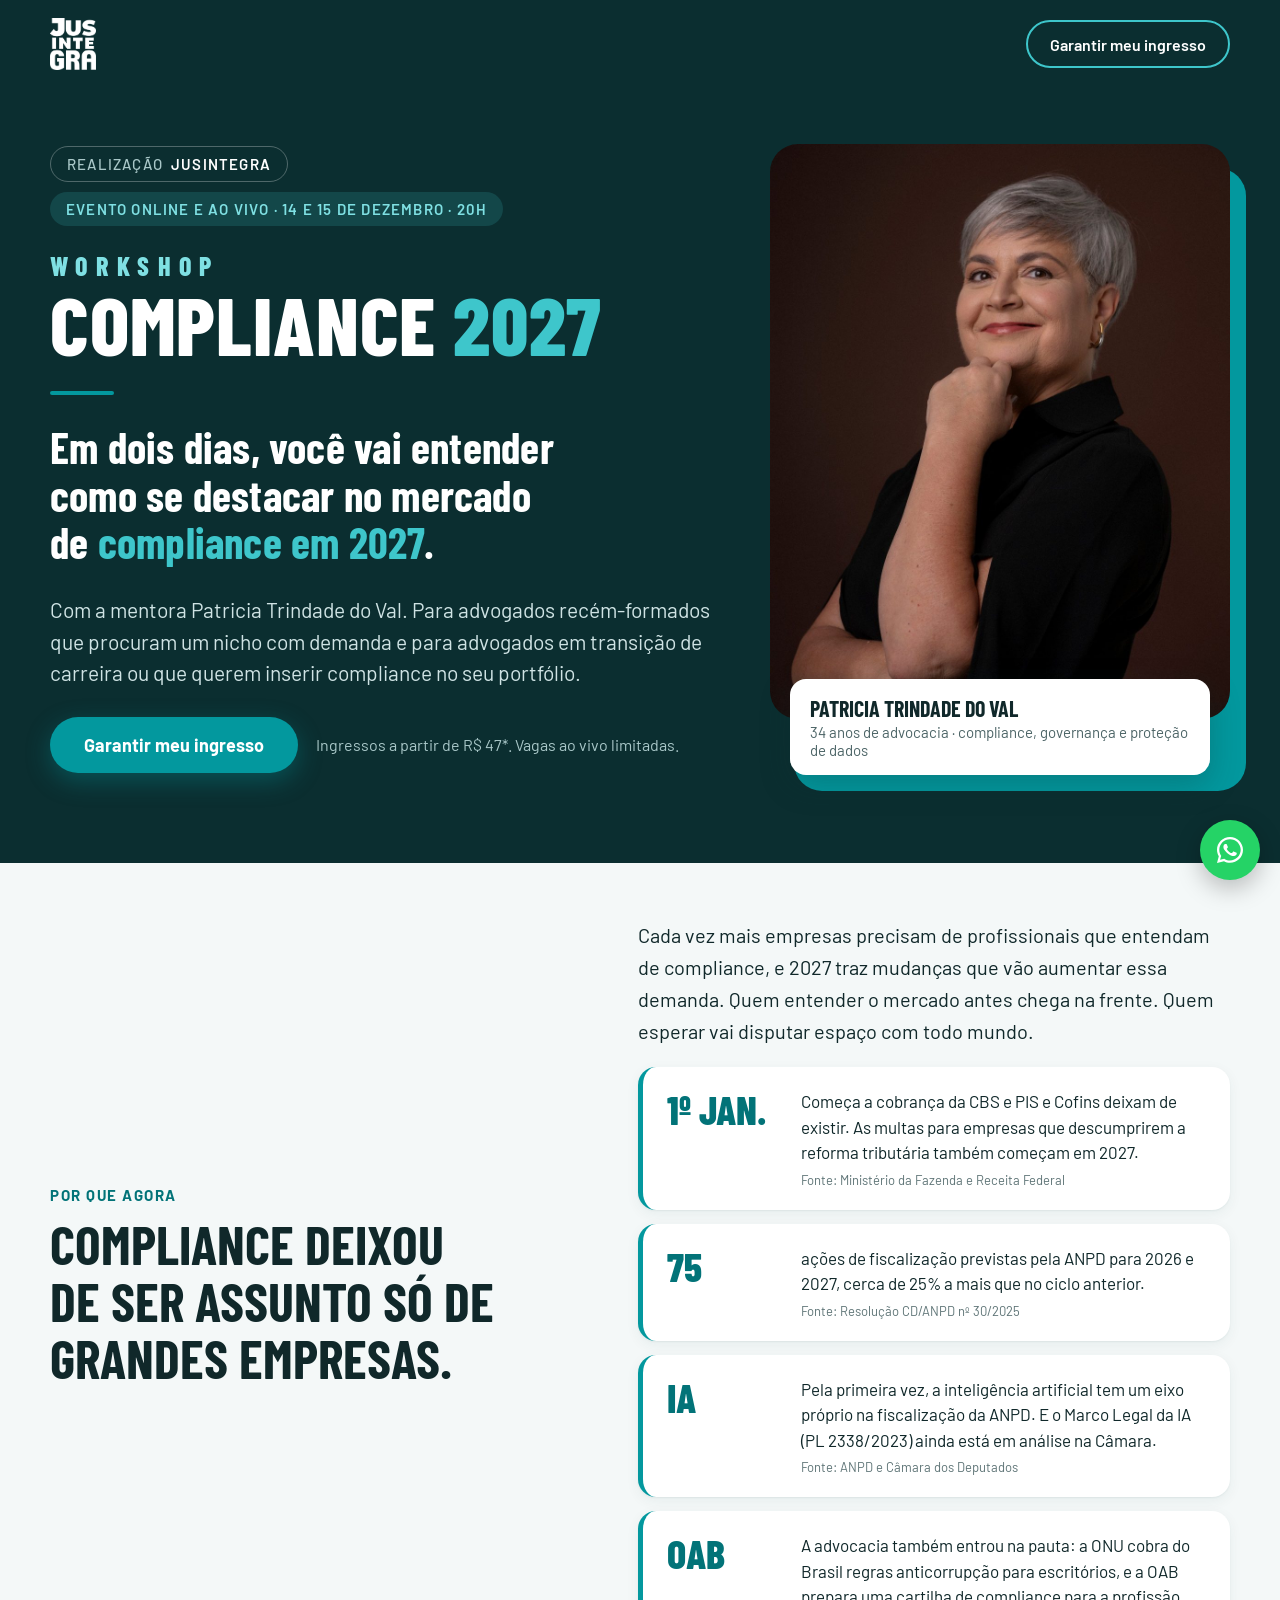
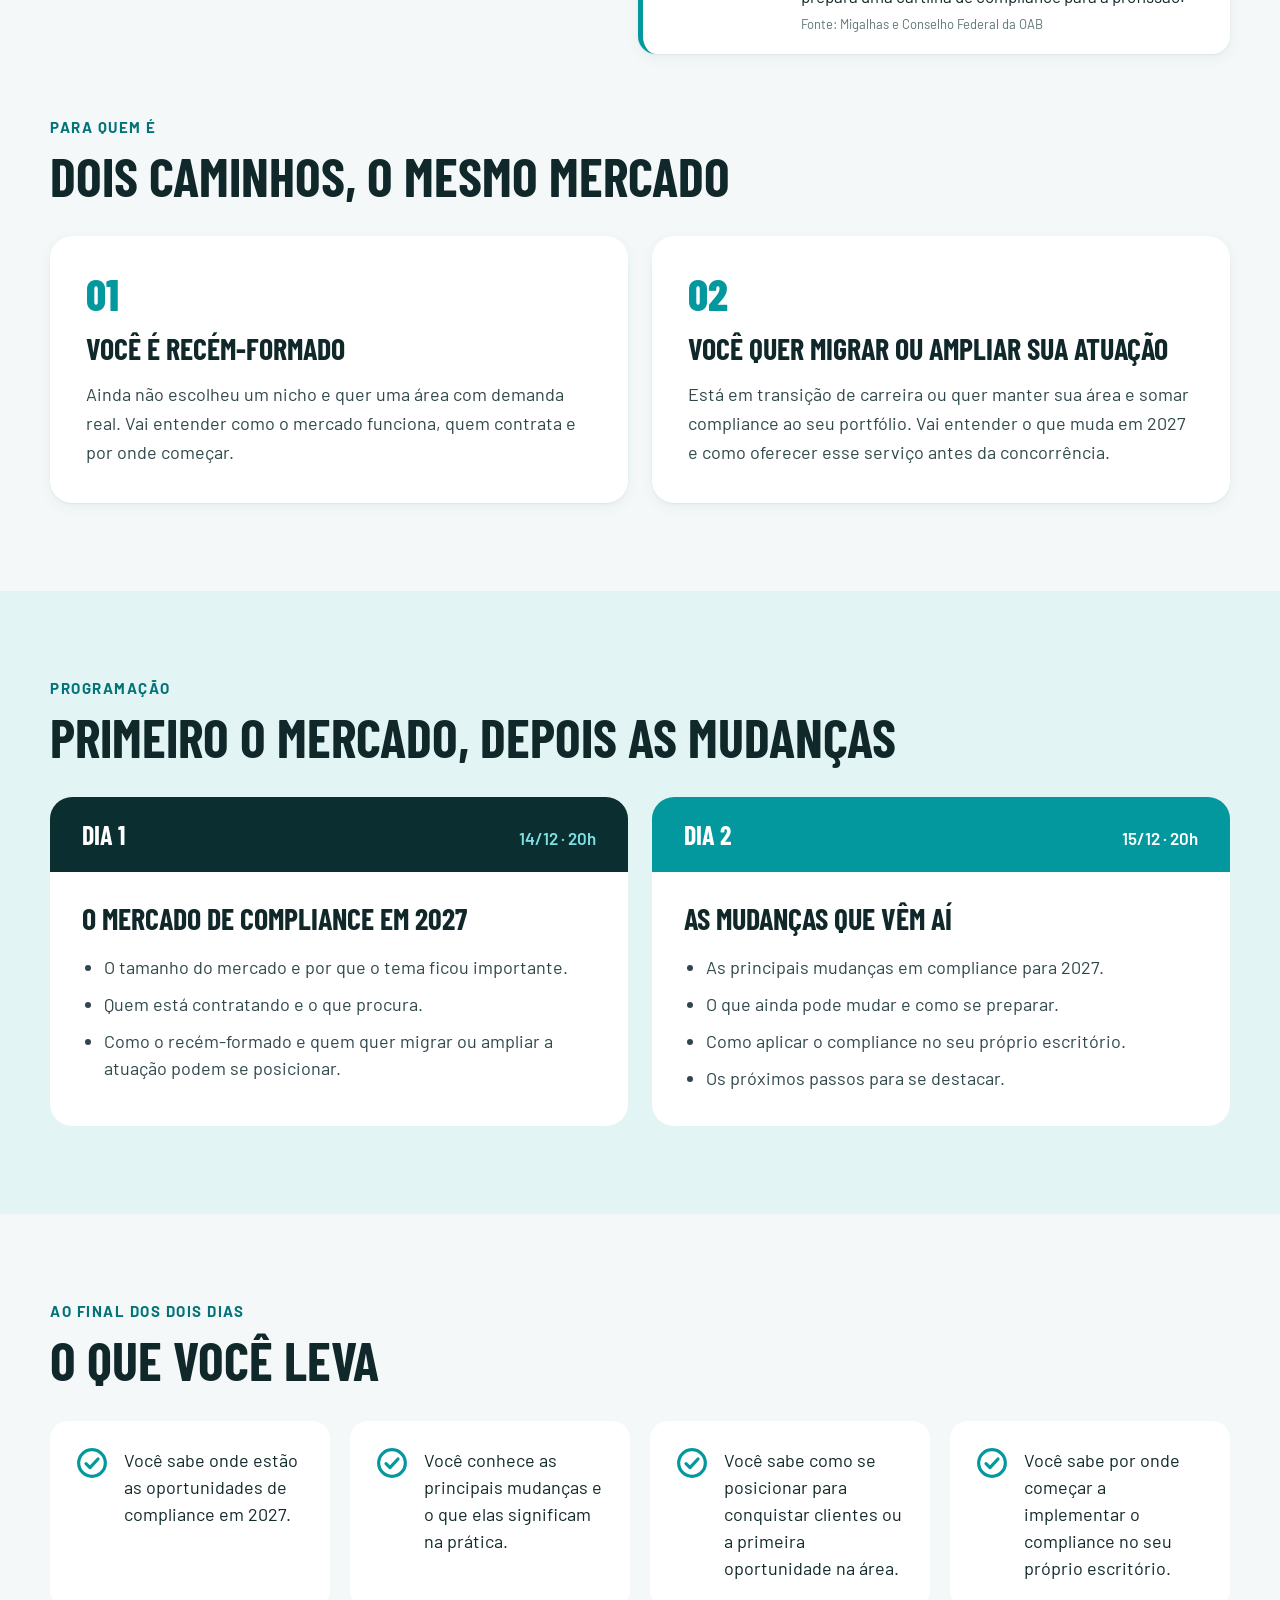
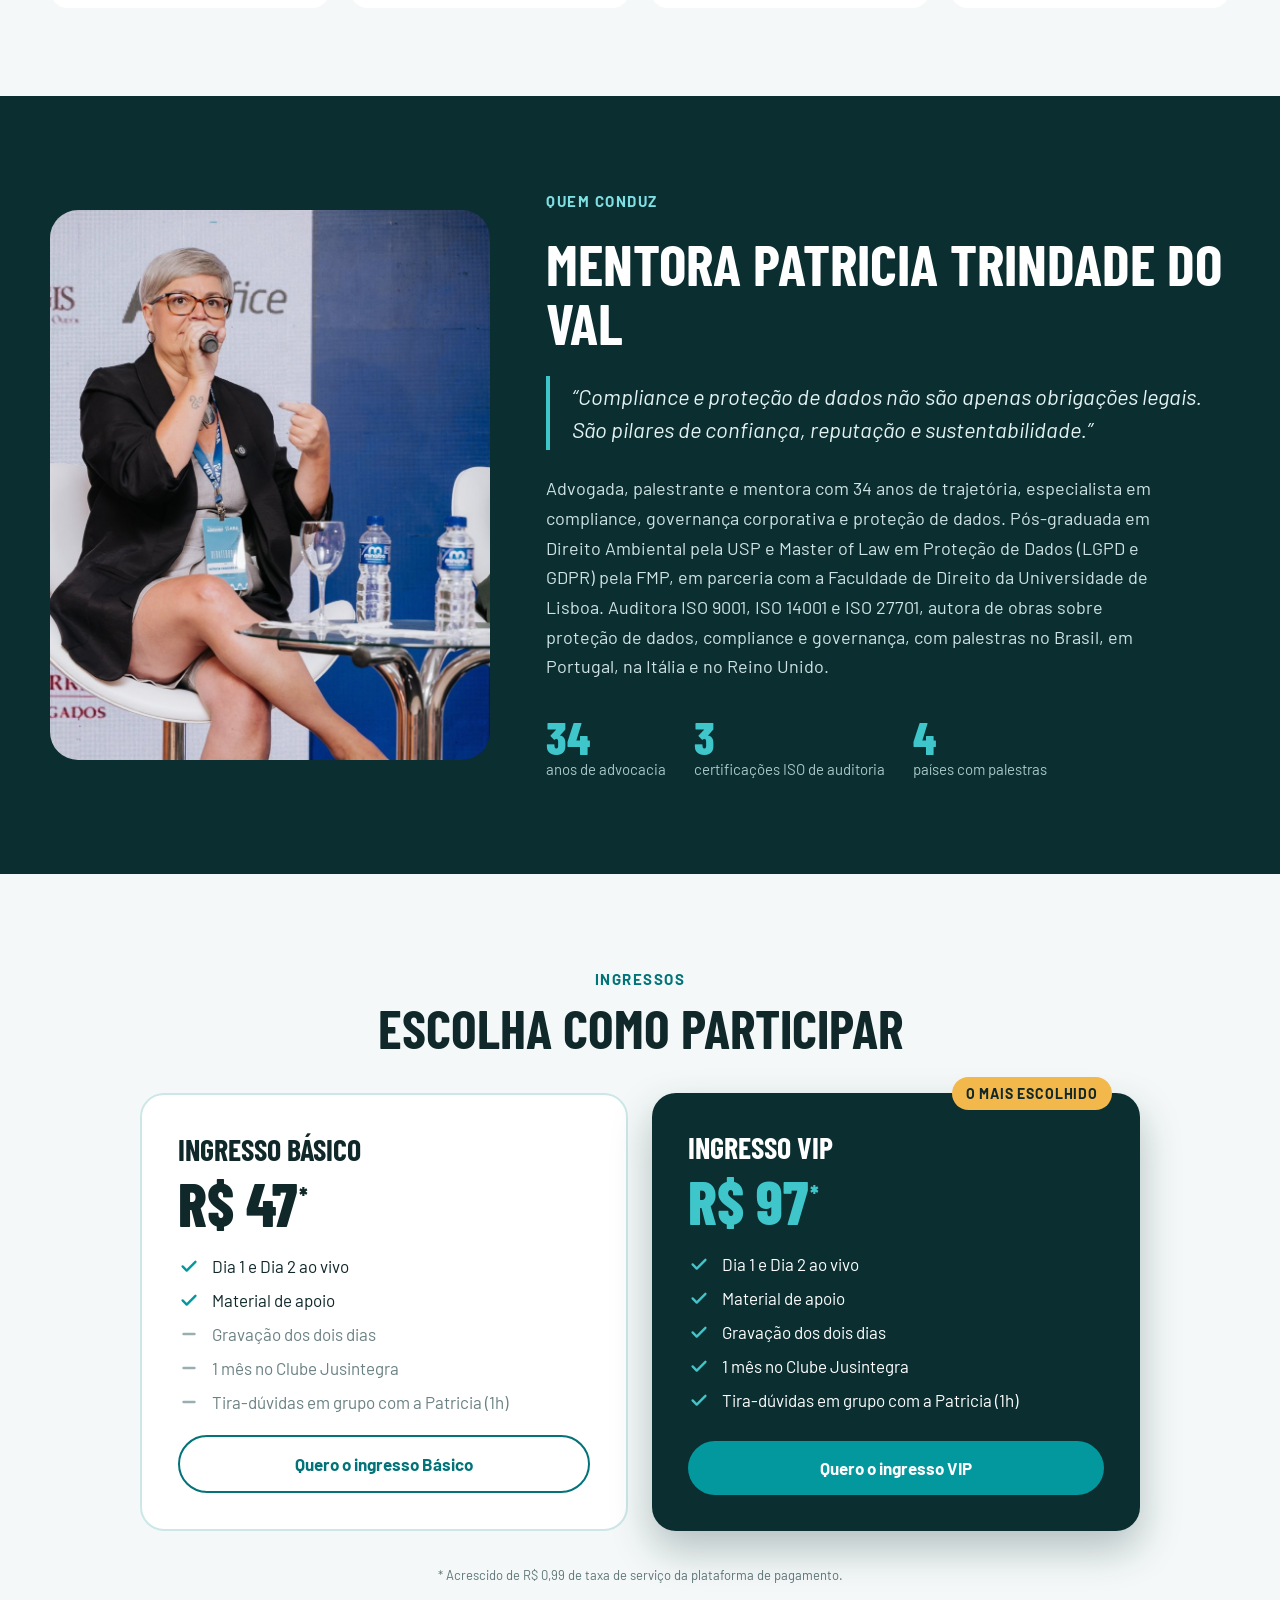
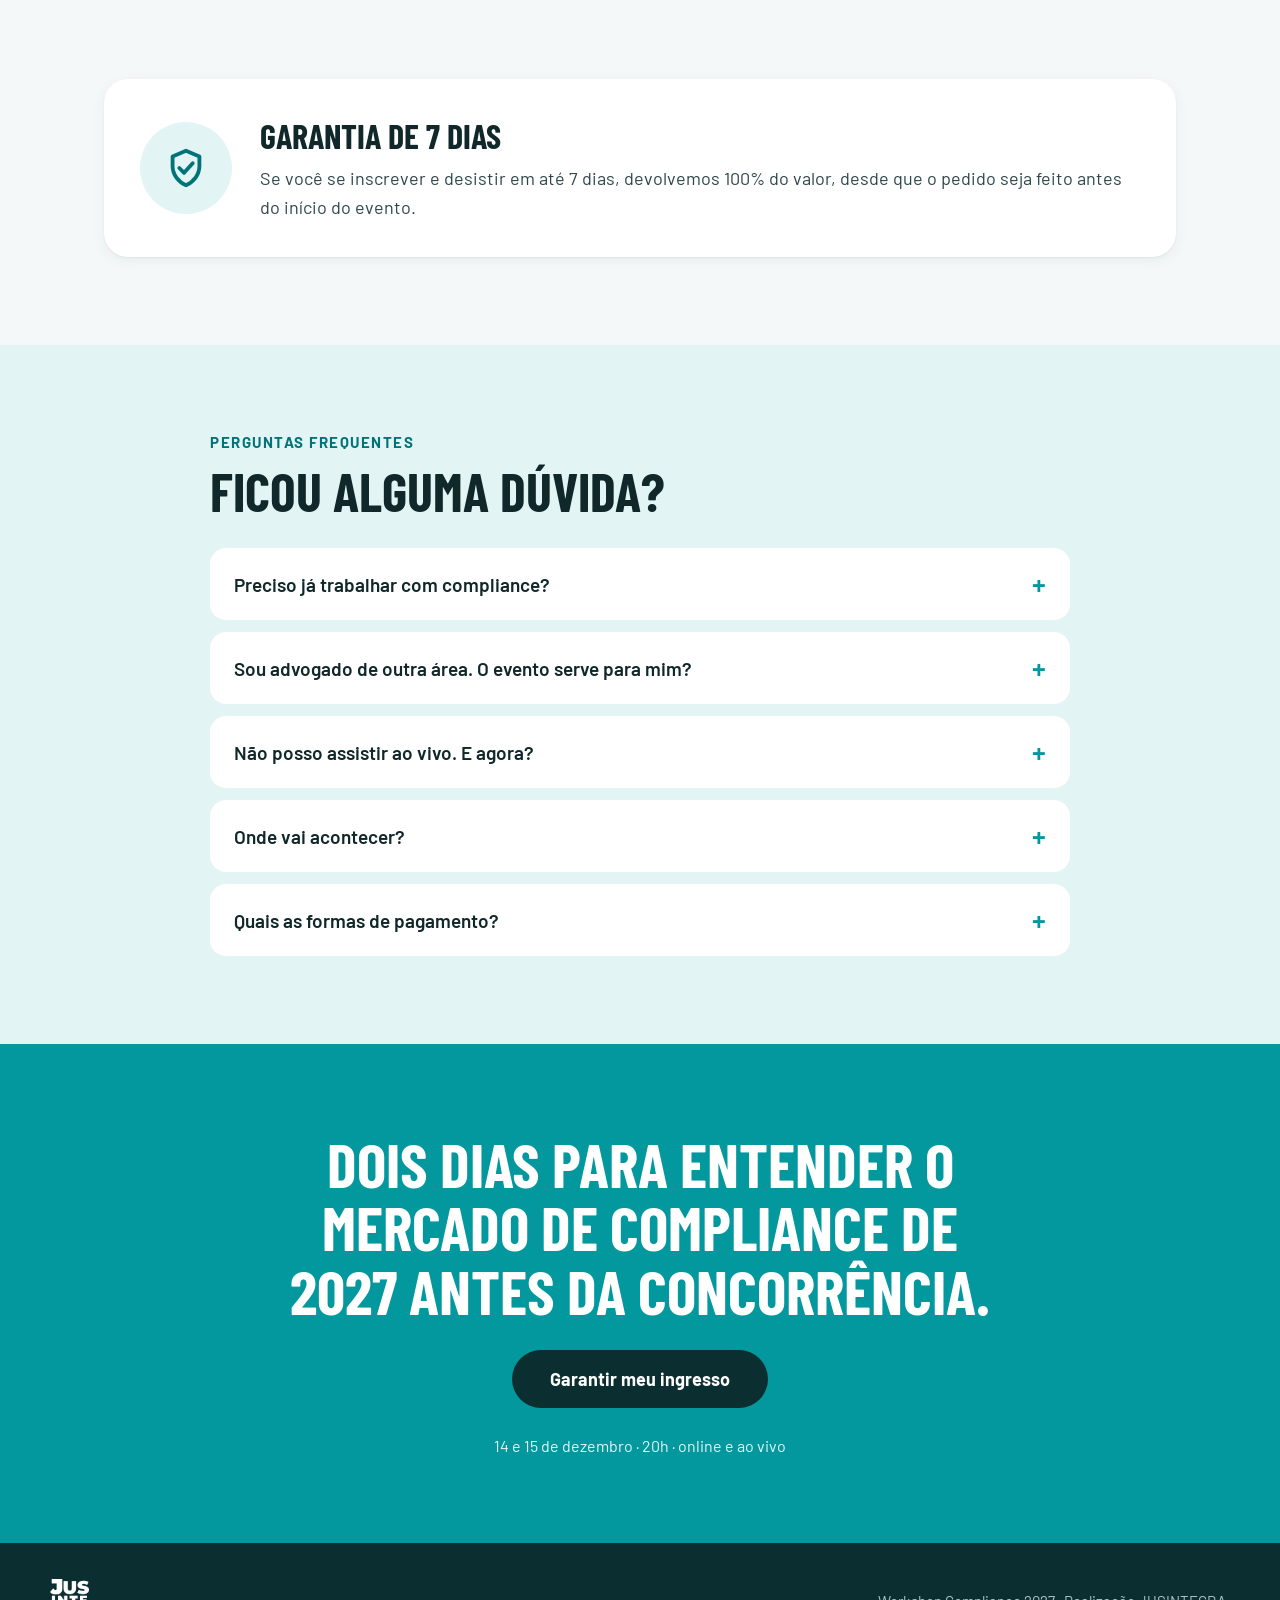
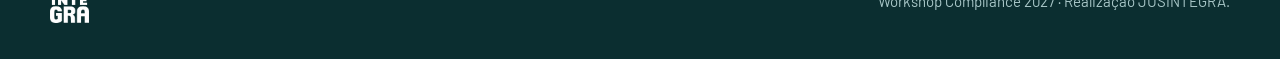
<file: compliance/index.html>
<!doctype html>
<html lang="pt-BR">
<head>
<meta charset="utf-8">
<meta name="viewport" content="width=device-width, initial-scale=1">
<title>Workshop Compliance 2027 · Evento online com Patricia Trindade do Val · JUSINTEGRA</title>
<meta name="description" content="Em dois dias, entenda como se destacar no mercado de compliance em 2027. Evento online e ao vivo, 14 e 15 de dezembro, 20h, com a mentora Patricia Trindade do Val.">
<meta property="og:title" content="Workshop Compliance 2027 · JUSINTEGRA">
<meta property="og:description" content="Em dois dias, entenda como se destacar no mercado de compliance em 2027. 14 e 15 de dezembro, 20h, online e ao vivo.">
<meta property="og:image" content="hero.jpg">
<meta property="og:type" content="website">
<link rel="icon" href="logo.png">

<link rel="preconnect" href="https://fonts.googleapis.com">
<link rel="preconnect" href="https://fonts.gstatic.com" crossorigin="anonymous">
<link href="https://fonts.googleapis.com/css2?family=Barlow+Condensed:wght@600;700;800&amp;family=Barlow:wght@400;500;600;700&amp;display=swap" rel="stylesheet">
<style>
html{scroll-behavior:smooth}body{margin:0;background:#F4F8F8;color:#10282A;font-family:"Barlow",system-ui,sans-serif}
a{color:#027378}a:hover{color:#014F53}
details summary{list-style:none;cursor:pointer}
details summary::-webkit-details-marker{display:none}
details[open] .plus{transform:rotate(45deg)}
a:focus-visible{outline:3px solid #F2B84B;outline-offset:3px}
</style>

</head>
<body>

<div style="font-family: 'Barlow', system-ui, sans-serif; color: #10282A; background: #F4F8F8; width: 100%">

<header style="background: #0B2E30; padding: 18px 24px">
<div style="max-width: 1180px; margin: 0 auto; display: flex; align-items: center; justify-content: space-between; gap: 16px; flex-wrap: wrap">
<img src="logo.png" alt="JUSINTEGRA" style="height: 52px; width: auto; filter: brightness(0) invert(1)">
<a href="#ingressos" style="display: inline-flex; align-items: center; min-height: 44px; padding: 0 22px; border-radius: 999px; border: 2px solid #3EC6CB; color: #FFFFFF; font-weight: 600; font-size: 16px; text-decoration: none">Garantir meu ingresso</a>
</div>
</header>

<section style="background: #0B2E30; color: #FFFFFF; padding: 56px 24px 88px">
<div style="max-width: 1180px; margin: 0 auto; display: flex; flex-wrap: wrap; gap: 56px; align-items: center">
<div style="flex: 1 1 520px; min-width: 0; display: flex; flex-direction: column; gap: 28px">
<div style="display: flex; flex-wrap: wrap; gap: 10px; align-items: center">
<p style="margin: 0; display: inline-flex; align-items: center; gap: 8px; padding: 8px 16px; border-radius: 999px; border: 1px solid rgba(255,255,255,0.28); color: #FFFFFF; font-weight: 600; font-size: 15px; letter-spacing: 0.08em; text-transform: uppercase"><span style="color: #A9C7C8; font-weight: 500">Realização</span> JUSINTEGRA</p>
<p style="margin: 0; display: inline-flex; flex-wrap: wrap; gap: 10px; align-items: center; padding: 8px 16px; border-radius: 999px; background: rgba(62,198,203,0.16); color: #7FE0E3; font-weight: 600; font-size: 15px; letter-spacing: 0.08em; text-transform: uppercase">Evento online e ao vivo · 14 e 15 de dezembro · 20h</p>
</div>
<h1 style="margin: 0; display: flex; flex-direction: column; gap: 6px; font-family: 'Barlow Condensed', 'Arial Narrow', sans-serif; font-weight: 800; text-transform: uppercase; line-height: 0.95"><span style="font-size: clamp(20px, 2.2vw, 26px); letter-spacing: 0.32em; color: #7FE0E3">Workshop</span><span style="font-size: clamp(48px, 6.4vw, 84px); letter-spacing: 0.01em; color: #FFFFFF">Compliance <span style="color: #3EC6CB">2027</span></span></h1>
<div style="width: 64px; height: 4px; border-radius: 2px; background: #03989E" aria-hidden="true"></div>
<p style="margin: 0; font-family: 'Barlow Condensed', 'Arial Narrow', sans-serif; font-weight: 700; font-size: clamp(28px, 3.4vw, 44px); line-height: 1.1; letter-spacing: 0.005em; text-wrap: balance">Em dois dias, você vai entender como se destacar no mercado de <span style="color: #3EC6CB">compliance em 2027</span>.</p>
<p style="margin: 0; font-size: 21px; line-height: 1.5; color: #CFE3E4; max-width: 60ch">Com a mentora Patricia Trindade do Val. Para advogados recém-formados que procuram um nicho com demanda e para advogados em transição de carreira ou que querem inserir compliance no seu portfólio.</p>
<div style="display: flex; flex-wrap: wrap; gap: 18px; align-items: center">
<a href="#ingressos" style="display: inline-flex; align-items: center; justify-content: center; min-height: 56px; padding: 0 34px; border-radius: 999px; background: #03989E; color: #FFFFFF; font-weight: 700; font-size: 18px; text-decoration: none; box-shadow: 0 8px 24px rgba(3,152,158,0.35)">Garantir meu ingresso</a>
<p style="margin: 0; font-size: 16px; color: #A9C7C8">Ingressos a partir de R$ 47*. Vagas ao vivo limitadas.</p>
</div>
</div>
<div style="flex: 1 1 360px; min-width: 0; max-width: 460px; margin: 0 auto; position: relative">
<div style="position: absolute; inset: 24px -16px -16px 24px; border-radius: 28px; background: #03989E" aria-hidden="true"></div>
<img src="hero.jpg" alt="Patricia Trindade do Val" style="position: relative; display: block; width: 100%; aspect-ratio: 4 / 5; object-fit: cover; object-position: center 20%; border-radius: 28px">
<div style="position: relative; margin: -40px 20px 0; background: #FFFFFF; color: #10282A; border-radius: 16px; padding: 16px 20px; box-shadow: 0 10px 30px rgba(11,46,48,0.25); display: flex; flex-direction: column; gap: 2px">
<span style="font-family: 'Barlow Condensed', sans-serif; font-weight: 700; font-size: 22px; text-transform: uppercase">Patricia Trindade do Val</span>
<span style="font-size: 15px; color: #4D6567">34 anos de advocacia · compliance, governança e proteção de dados</span>
</div>
</div>
</div>
</section>

<section style="padding: 56px 24px 64px">
<div style="max-width: 1180px; margin: 0 auto; display: flex; flex-wrap: wrap; gap: 36px; align-items: center">
<div style="flex: 1 1 420px; min-width: 0">
<p style="margin: 0 0 12px; color: #027378; font-weight: 700; font-size: 15px; letter-spacing: 0.1em; text-transform: uppercase">Por que agora</p>
<h2 style="margin: 0; font-family: 'Barlow Condensed', sans-serif; font-weight: 700; font-size: clamp(36px, 4.4vw, 54px); line-height: 1.05; text-transform: uppercase; text-wrap: balance">Compliance deixou de ser assunto só de grandes empresas.</h2>
</div>
<div style="flex: 1 1 460px; min-width: 0; display: flex; flex-direction: column; gap: 20px">
<p style="margin: 0; font-size: 20px; line-height: 1.6">Cada vez mais empresas precisam de profissionais que entendam de compliance, e 2027 traz mudanças que vão aumentar essa demanda. Quem entender o mercado antes chega na frente. Quem esperar vai disputar espaço com todo mundo.</p>
<div style="display: flex; flex-direction: column; gap: 14px">
<div class="stat" style="display: flex; flex-wrap: wrap; gap: 8px 22px; align-items: flex-start; background: #FFFFFF; border-radius: 18px; padding: 22px 24px; border-left: 5px solid #03989E; box-shadow: 0 1px 2px rgba(3,60,62,.06), 0 4px 14px rgba(3,60,62,.06)">
<span style="flex: none; width: 112px; font-family: 'Barlow Condensed', sans-serif; font-weight: 800; font-size: 40px; line-height: 1; color: #027378; text-transform: uppercase">1º jan.</span>
<div style="flex: 1 1 220px; min-width: 0; display: flex; flex-direction: column; gap: 6px">
<p style="margin: 0; font-size: 17px; line-height: 1.5; color: #10282A">Começa a cobrança da CBS e PIS e Cofins deixam de existir. As multas para empresas que descumprirem a reforma tributária também começam em 2027.</p>
<p style="margin: 0; font-size: 13px; color: #5E7476">Fonte: Ministério da Fazenda e Receita Federal</p>
</div>
</div>
<div class="stat" style="display: flex; flex-wrap: wrap; gap: 8px 22px; align-items: flex-start; background: #FFFFFF; border-radius: 18px; padding: 22px 24px; border-left: 5px solid #03989E; box-shadow: 0 1px 2px rgba(3,60,62,.06), 0 4px 14px rgba(3,60,62,.06)">
<span style="flex: none; width: 112px; font-family: 'Barlow Condensed', sans-serif; font-weight: 800; font-size: 40px; line-height: 1; color: #027378; text-transform: uppercase">75</span>
<div style="flex: 1 1 220px; min-width: 0; display: flex; flex-direction: column; gap: 6px">
<p style="margin: 0; font-size: 17px; line-height: 1.5; color: #10282A">ações de fiscalização previstas pela ANPD para 2026 e 2027, cerca de 25% a mais que no ciclo anterior.</p>
<p style="margin: 0; font-size: 13px; color: #5E7476">Fonte: Resolução CD/ANPD nº 30/2025</p>
</div>
</div>
<div class="stat" style="display: flex; flex-wrap: wrap; gap: 8px 22px; align-items: flex-start; background: #FFFFFF; border-radius: 18px; padding: 22px 24px; border-left: 5px solid #03989E; box-shadow: 0 1px 2px rgba(3,60,62,.06), 0 4px 14px rgba(3,60,62,.06)">
<span style="flex: none; width: 112px; font-family: 'Barlow Condensed', sans-serif; font-weight: 800; font-size: 40px; line-height: 1; color: #027378; text-transform: uppercase">IA</span>
<div style="flex: 1 1 220px; min-width: 0; display: flex; flex-direction: column; gap: 6px">
<p style="margin: 0; font-size: 17px; line-height: 1.5; color: #10282A">Pela primeira vez, a inteligência artificial tem um eixo próprio na fiscalização da ANPD. E o Marco Legal da IA (PL 2338/2023) ainda está em análise na Câmara.</p>
<p style="margin: 0; font-size: 13px; color: #5E7476">Fonte: ANPD e Câmara dos Deputados</p>
</div>
</div>
<div class="stat" style="display: flex; flex-wrap: wrap; gap: 8px 22px; align-items: flex-start; background: #FFFFFF; border-radius: 18px; padding: 22px 24px; border-left: 5px solid #03989E; box-shadow: 0 1px 2px rgba(3,60,62,.06), 0 4px 14px rgba(3,60,62,.06)">
<span style="flex: none; width: 112px; font-family: 'Barlow Condensed', sans-serif; font-weight: 800; font-size: 40px; line-height: 1; color: #027378; text-transform: uppercase">OAB</span>
<div style="flex: 1 1 220px; min-width: 0; display: flex; flex-direction: column; gap: 6px">
<p style="margin: 0; font-size: 17px; line-height: 1.5; color: #10282A">A advocacia também entrou na pauta: a ONU cobra do Brasil regras anticorrupção para escritórios, e a OAB prepara uma cartilha de compliance para a profissão.</p>
<p style="margin: 0; font-size: 13px; color: #5E7476">Fonte: Migalhas e Conselho Federal da OAB</p>
</div>
</div>
</div>
</div>
</div>
</section>

<section style="padding: 0 24px 88px">
<div style="max-width: 1180px; margin: 0 auto; display: flex; flex-direction: column; gap: 32px">
<div>
<p style="margin: 0 0 12px; color: #027378; font-weight: 700; font-size: 15px; letter-spacing: 0.1em; text-transform: uppercase">Para quem é</p>
<h2 style="margin: 0; font-family: 'Barlow Condensed', sans-serif; font-weight: 700; font-size: clamp(36px, 4.4vw, 54px); line-height: 1.05; text-transform: uppercase">Dois caminhos, o mesmo mercado</h2>
</div>
<div style="display: grid; grid-template-columns: repeat(auto-fit, minmax(300px, 1fr)); gap: 24px">
<div style="background: #FFFFFF; border-radius: 22px; padding: 36px; display: flex; flex-direction: column; gap: 14px; box-shadow: 0 1px 2px rgba(3,60,62,.06), 0 4px 14px rgba(3,60,62,.06)">
<span style="font-family: 'Barlow Condensed', sans-serif; font-weight: 800; font-size: 44px; color: #03989E; line-height: 1">01</span>
<h3 style="margin: 0; font-family: 'Barlow Condensed', sans-serif; font-weight: 700; font-size: 30px; text-transform: uppercase">Você é recém-formado</h3>
<p style="margin: 0; font-size: 18px; line-height: 1.6; color: #2F474A">Ainda não escolheu um nicho e quer uma área com demanda real. Vai entender como o mercado funciona, quem contrata e por onde começar.</p>
</div>
<div style="background: #FFFFFF; border-radius: 22px; padding: 36px; display: flex; flex-direction: column; gap: 14px; box-shadow: 0 1px 2px rgba(3,60,62,.06), 0 4px 14px rgba(3,60,62,.06)">
<span style="font-family: 'Barlow Condensed', sans-serif; font-weight: 800; font-size: 44px; color: #03989E; line-height: 1">02</span>
<h3 style="margin: 0; font-family: 'Barlow Condensed', sans-serif; font-weight: 700; font-size: 30px; text-transform: uppercase">Você quer migrar ou ampliar sua atuação</h3>
<p style="margin: 0; font-size: 18px; line-height: 1.6; color: #2F474A">Está em transição de carreira ou quer manter sua área e somar compliance ao seu portfólio. Vai entender o que muda em 2027 e como oferecer esse serviço antes da concorrência.</p>
</div>
</div>
</div>
</section>

<section style="background: #E3F4F4; padding: 88px 24px">
<div style="max-width: 1180px; margin: 0 auto; display: flex; flex-direction: column; gap: 32px">
<div>
<p style="margin: 0 0 12px; color: #027378; font-weight: 700; font-size: 15px; letter-spacing: 0.1em; text-transform: uppercase">Programação</p>
<h2 style="margin: 0; font-family: 'Barlow Condensed', sans-serif; font-weight: 700; font-size: clamp(36px, 4.4vw, 54px); line-height: 1.05; text-transform: uppercase">Primeiro o mercado, depois as mudanças</h2>
</div>
<div style="display: grid; grid-template-columns: repeat(auto-fit, minmax(320px, 1fr)); gap: 24px">
<div style="background: #FFFFFF; border-radius: 22px; overflow: hidden; display: flex; flex-direction: column">
<div style="background: #0B2E30; color: #FFFFFF; padding: 22px 32px; display: flex; justify-content: space-between; align-items: baseline; gap: 12px; flex-wrap: wrap">
<span style="font-family: 'Barlow Condensed', sans-serif; font-weight: 700; font-size: 26px; text-transform: uppercase">Dia 1</span>
<span style="font-weight: 600; font-size: 17px; color: #7FE0E3">14/12 · 20h</span>
</div>
<div style="padding: 28px 32px 34px; display: flex; flex-direction: column; gap: 18px">
<h3 style="margin: 0; font-family: 'Barlow Condensed', sans-serif; font-weight: 700; font-size: 30px; text-transform: uppercase">O mercado de compliance em 2027</h3>
<ul style="margin: 0; padding-left: 22px; display: flex; flex-direction: column; gap: 10px; font-size: 18px; line-height: 1.5; color: #2F474A">
<li>O tamanho do mercado e por que o tema ficou importante.</li>
<li>Quem está contratando e o que procura.</li>
<li>Como o recém-formado e quem quer migrar ou ampliar a atuação podem se posicionar.</li>
</ul>
</div>
</div>
<div style="background: #FFFFFF; border-radius: 22px; overflow: hidden; display: flex; flex-direction: column">
<div style="background: #03989E; color: #FFFFFF; padding: 22px 32px; display: flex; justify-content: space-between; align-items: baseline; gap: 12px; flex-wrap: wrap">
<span style="font-family: 'Barlow Condensed', sans-serif; font-weight: 700; font-size: 26px; text-transform: uppercase">Dia 2</span>
<span style="font-weight: 600; font-size: 17px; color: #FFFFFF">15/12 · 20h</span>
</div>
<div style="padding: 28px 32px 34px; display: flex; flex-direction: column; gap: 18px">
<h3 style="margin: 0; font-family: 'Barlow Condensed', sans-serif; font-weight: 700; font-size: 30px; text-transform: uppercase">As mudanças que vêm aí</h3>
<ul style="margin: 0; padding-left: 22px; display: flex; flex-direction: column; gap: 10px; font-size: 18px; line-height: 1.5; color: #2F474A">
<li>As principais mudanças em compliance para 2027.</li>
<li>O que ainda pode mudar e como se preparar.</li>
<li>Como aplicar o compliance no seu próprio escritório.</li>
<li>Os próximos passos para se destacar.</li>
</ul>
</div>
</div>
</div>
</div>
</section>

<section style="padding: 88px 24px">
<div style="max-width: 1180px; margin: 0 auto; display: flex; flex-direction: column; gap: 32px">
<div>
<p style="margin: 0 0 12px; color: #027378; font-weight: 700; font-size: 15px; letter-spacing: 0.1em; text-transform: uppercase">Ao final dos dois dias</p>
<h2 style="margin: 0; font-family: 'Barlow Condensed', sans-serif; font-weight: 700; font-size: clamp(36px, 4.4vw, 54px); line-height: 1.05; text-transform: uppercase">O que você leva</h2>
</div>
<div style="display: grid; grid-template-columns: repeat(auto-fit, minmax(250px, 1fr)); gap: 20px">
<div style="display: flex; gap: 16px; align-items: flex-start; background: #FFFFFF; border-radius: 18px; padding: 26px">
<svg width="32" height="32" viewBox="0 0 24 24" fill="none" stroke="#03989E" stroke-width="2.4" stroke-linecap="round" stroke-linejoin="round" aria-hidden="true" style="flex: none"><circle cx="12" cy="12" r="10"></circle><path d="M7.5 12.5l3 3 6-6.5"></path></svg>
<p style="margin: 0; font-size: 18px; line-height: 1.5">Você sabe onde estão as oportunidades de compliance em 2027.</p>
</div>
<div style="display: flex; gap: 16px; align-items: flex-start; background: #FFFFFF; border-radius: 18px; padding: 26px">
<svg width="32" height="32" viewBox="0 0 24 24" fill="none" stroke="#03989E" stroke-width="2.4" stroke-linecap="round" stroke-linejoin="round" aria-hidden="true" style="flex: none"><circle cx="12" cy="12" r="10"></circle><path d="M7.5 12.5l3 3 6-6.5"></path></svg>
<p style="margin: 0; font-size: 18px; line-height: 1.5">Você conhece as principais mudanças e o que elas significam na prática.</p>
</div>
<div style="display: flex; gap: 16px; align-items: flex-start; background: #FFFFFF; border-radius: 18px; padding: 26px">
<svg width="32" height="32" viewBox="0 0 24 24" fill="none" stroke="#03989E" stroke-width="2.4" stroke-linecap="round" stroke-linejoin="round" aria-hidden="true" style="flex: none"><circle cx="12" cy="12" r="10"></circle><path d="M7.5 12.5l3 3 6-6.5"></path></svg>
<p style="margin: 0; font-size: 18px; line-height: 1.5">Você sabe como se posicionar para conquistar clientes ou a primeira oportunidade na área.</p>
</div>
<div style="display: flex; gap: 16px; align-items: flex-start; background: #FFFFFF; border-radius: 18px; padding: 26px">
<svg width="32" height="32" viewBox="0 0 24 24" fill="none" stroke="#03989E" stroke-width="2.4" stroke-linecap="round" stroke-linejoin="round" aria-hidden="true" style="flex: none"><circle cx="12" cy="12" r="10"></circle><path d="M7.5 12.5l3 3 6-6.5"></path></svg>
<p style="margin: 0; font-size: 18px; line-height: 1.5">Você sabe por onde começar a implementar o compliance no seu próprio escritório.</p>
</div>
</div>
</div>
</section>

<section style="background: #0B2E30; color: #FFFFFF; padding: 96px 24px">
<div style="max-width: 1180px; margin: 0 auto; display: flex; flex-wrap: wrap; gap: 56px; align-items: center">
<div style="flex: 1 1 340px; min-width: 0; max-width: 440px; margin: 0 auto">
<img src="evento.jpg" alt="Patricia Trindade do Val palestrando em um evento" style="display: block; width: 100%; aspect-ratio: 4 / 5; object-fit: cover; object-position: center top; border-radius: 28px">
</div>
<div style="flex: 1 1 480px; min-width: 0; display: flex; flex-direction: column; gap: 24px">
<p style="margin: 0; color: #7FE0E3; font-weight: 700; font-size: 15px; letter-spacing: 0.1em; text-transform: uppercase">Quem conduz</p>
<h2 style="margin: 0; font-family: 'Barlow Condensed', sans-serif; font-weight: 700; font-size: clamp(38px, 4.6vw, 58px); line-height: 1.02; text-transform: uppercase">Mentora Patricia Trindade do Val</h2>
<blockquote style="margin: 0; padding: 4px 0 4px 22px; border-left: 4px solid #3EC6CB; font-size: 22px; line-height: 1.5; font-style: italic; color: #E4F2F2">“Compliance e proteção de dados não são apenas obrigações legais. São pilares de confiança, reputação e sustentabilidade.”</blockquote>
<p style="margin: 0; font-size: 18px; line-height: 1.65; color: #CFE3E4; max-width: 62ch">Advogada, palestrante e mentora com 34 anos de trajetória, especialista em compliance, governança corporativa e proteção de dados. Pós-graduada em Direito Ambiental pela USP e Master of Law em Proteção de Dados (LGPD e GDPR) pela FMP, em parceria com a Faculdade de Direito da Universidade de Lisboa. Auditora ISO 9001, ISO 14001 e ISO 27701, autora de obras sobre proteção de dados, compliance e governança, com palestras no Brasil, em Portugal, na Itália e no Reino Unido.</p>
<div style="display: flex; flex-wrap: wrap; gap: 28px; padding-top: 8px">
<div style="display: flex; flex-direction: column"><span style="font-family: 'Barlow Condensed', sans-serif; font-weight: 800; font-size: 46px; color: #3EC6CB; line-height: 1">34</span><span style="font-size: 15px; color: #A9C7C8">anos de advocacia</span></div>
<div style="display: flex; flex-direction: column"><span style="font-family: 'Barlow Condensed', sans-serif; font-weight: 800; font-size: 46px; color: #3EC6CB; line-height: 1">3</span><span style="font-size: 15px; color: #A9C7C8">certificações ISO de auditoria</span></div>
<div style="display: flex; flex-direction: column"><span style="font-family: 'Barlow Condensed', sans-serif; font-weight: 800; font-size: 46px; color: #3EC6CB; line-height: 1">4</span><span style="font-size: 15px; color: #A9C7C8">países com palestras</span></div>
</div>
</div>
</div>
</section>

<section id="ingressos" style="padding: 96px 24px">
<div style="max-width: 1000px; margin: 0 auto; display: flex; flex-direction: column; gap: 36px">
<div style="text-align: center">
<p style="margin: 0 0 12px; color: #027378; font-weight: 700; font-size: 15px; letter-spacing: 0.1em; text-transform: uppercase">Ingressos</p>
<h2 style="margin: 0; font-family: 'Barlow Condensed', sans-serif; font-weight: 700; font-size: clamp(36px, 4.4vw, 54px); line-height: 1.05; text-transform: uppercase">Escolha como participar</h2>
</div>
<div style="display: grid; grid-template-columns: repeat(auto-fit, minmax(300px, 1fr)); gap: 24px; align-items: stretch">
<div style="background: #FFFFFF; border-radius: 24px; padding: 36px; display: flex; flex-direction: column; gap: 22px; border: 2px solid #CDE7E8">
<div style="display: flex; flex-direction: column; gap: 6px">
<h3 style="margin: 0; font-family: 'Barlow Condensed', sans-serif; font-weight: 700; font-size: 30px; text-transform: uppercase">Ingresso Básico</h3>
<p style="margin: 0; font-family: 'Barlow Condensed', sans-serif; font-weight: 800; font-size: 60px; line-height: 1; color: #10282A">R$ 47<sup style="font-size: 0.4em; vertical-align: super; margin-left: 2px">*</sup></p>
</div>
<ul style="margin: 0; padding: 0; list-style: none; display: flex; flex-direction: column; gap: 12px; font-size: 17px">
<li style="display: flex; gap: 12px; align-items: center"><svg width="22" height="22" viewBox="0 0 24 24" fill="none" stroke="#03989E" stroke-width="2.6" stroke-linecap="round" stroke-linejoin="round" aria-hidden="true"><path d="M5 12.5l4.5 4.5L19 7.5"></path></svg>Dia 1 e Dia 2 ao vivo</li>
<li style="display: flex; gap: 12px; align-items: center"><svg width="22" height="22" viewBox="0 0 24 24" fill="none" stroke="#03989E" stroke-width="2.6" stroke-linecap="round" stroke-linejoin="round" aria-hidden="true"><path d="M5 12.5l4.5 4.5L19 7.5"></path></svg>Material de apoio</li>
<li style="display: flex; gap: 12px; align-items: center; color: #6B8183"><svg width="22" height="22" viewBox="0 0 24 24" fill="none" stroke="#9AAEB0" stroke-width="2.6" stroke-linecap="round" aria-hidden="true"><path d="M6 12h12"></path></svg>Gravação dos dois dias</li>
<li style="display: flex; gap: 12px; align-items: center; color: #6B8183"><svg width="22" height="22" viewBox="0 0 24 24" fill="none" stroke="#9AAEB0" stroke-width="2.6" stroke-linecap="round" aria-hidden="true"><path d="M6 12h12"></path></svg>1 mês no Clube Jusintegra</li>
<li style="display: flex; gap: 12px; align-items: center; color: #6B8183"><svg width="22" height="22" viewBox="0 0 24 24" fill="none" stroke="#9AAEB0" stroke-width="2.6" stroke-linecap="round" aria-hidden="true"><path d="M6 12h12"></path></svg>Tira-dúvidas em grupo com a Patricia (1h)</li>
</ul>
<a href="https://pay.cakto.com.br/hu27wio_1364173" data-checkout="basico" style="margin-top: auto; display: inline-flex; align-items: center; justify-content: center; min-height: 54px; border-radius: 999px; border: 2px solid #027378; color: #027378; font-weight: 700; font-size: 17px; text-decoration: none">Quero o ingresso Básico</a>
</div>
<div style="background: #0B2E30; color: #FFFFFF; border-radius: 24px; padding: 36px; display: flex; flex-direction: column; gap: 22px; position: relative; box-shadow: 0 18px 40px rgba(11,46,48,0.28)">
<span style="position: absolute; top: -16px; right: 28px; background: #F2B84B; color: #10282A; font-weight: 700; font-size: 14px; letter-spacing: 0.06em; text-transform: uppercase; padding: 8px 14px; border-radius: 999px">O mais escolhido</span>
<div style="display: flex; flex-direction: column; gap: 6px">
<h3 style="margin: 0; font-family: 'Barlow Condensed', sans-serif; font-weight: 700; font-size: 30px; text-transform: uppercase">Ingresso VIP</h3>
<p style="margin: 0; font-family: 'Barlow Condensed', sans-serif; font-weight: 800; font-size: 60px; line-height: 1; color: #3EC6CB">R$ 97<sup style="font-size: 0.4em; vertical-align: super; margin-left: 2px">*</sup></p>
</div>
<ul style="margin: 0; padding: 0; list-style: none; display: flex; flex-direction: column; gap: 12px; font-size: 17px">
<li style="display: flex; gap: 12px; align-items: center"><svg width="22" height="22" viewBox="0 0 24 24" fill="none" stroke="#3EC6CB" stroke-width="2.6" stroke-linecap="round" stroke-linejoin="round" aria-hidden="true"><path d="M5 12.5l4.5 4.5L19 7.5"></path></svg>Dia 1 e Dia 2 ao vivo</li>
<li style="display: flex; gap: 12px; align-items: center"><svg width="22" height="22" viewBox="0 0 24 24" fill="none" stroke="#3EC6CB" stroke-width="2.6" stroke-linecap="round" stroke-linejoin="round" aria-hidden="true"><path d="M5 12.5l4.5 4.5L19 7.5"></path></svg>Material de apoio</li>
<li style="display: flex; gap: 12px; align-items: center"><svg width="22" height="22" viewBox="0 0 24 24" fill="none" stroke="#3EC6CB" stroke-width="2.6" stroke-linecap="round" stroke-linejoin="round" aria-hidden="true"><path d="M5 12.5l4.5 4.5L19 7.5"></path></svg>Gravação dos dois dias</li>
<li style="display: flex; gap: 12px; align-items: center"><svg width="22" height="22" viewBox="0 0 24 24" fill="none" stroke="#3EC6CB" stroke-width="2.6" stroke-linecap="round" stroke-linejoin="round" aria-hidden="true"><path d="M5 12.5l4.5 4.5L19 7.5"></path></svg>1 mês no Clube Jusintegra</li>
<li style="display: flex; gap: 12px; align-items: center"><svg width="22" height="22" viewBox="0 0 24 24" fill="none" stroke="#3EC6CB" stroke-width="2.6" stroke-linecap="round" stroke-linejoin="round" aria-hidden="true"><path d="M5 12.5l4.5 4.5L19 7.5"></path></svg>Tira-dúvidas em grupo com a Patricia (1h)</li>
</ul>
<a href="https://pay.cakto.com.br/8shsx8w_1364162" data-checkout="vip" style="margin-top: auto; display: inline-flex; align-items: center; justify-content: center; min-height: 54px; border-radius: 999px; background: #03989E; color: #FFFFFF; font-weight: 700; font-size: 17px; text-decoration: none">Quero o ingresso VIP</a>
</div>
</div>
<p style="margin: 0; text-align: center; font-size: 13px; color: #5E7476">* Acrescido de R$ 0,99 de taxa de serviço da plataforma de pagamento.</p>
</div>
</section>

<section style="padding: 0 24px 88px">
<div style="max-width: 1000px; margin: 0 auto; background: #FFFFFF; border-radius: 24px; padding: 36px; display: flex; flex-wrap: wrap; gap: 28px; align-items: center; box-shadow: 0 1px 2px rgba(3,60,62,.06), 0 4px 14px rgba(3,60,62,.06)">
<div style="flex: none; width: 92px; height: 92px; border-radius: 50%; background: #E3F4F4; display: flex; align-items: center; justify-content: center">
<svg width="46" height="46" viewBox="0 0 24 24" fill="none" stroke="#027378" stroke-width="2" stroke-linecap="round" stroke-linejoin="round" aria-hidden="true"><path d="M12 3l7 3v5c0 4.5-3 8.3-7 10-4-1.7-7-5.5-7-10V6l7-3z"></path><path d="M8.5 12l2.5 2.5 4.5-5"></path></svg>
</div>
<div style="flex: 1 1 420px; min-width: 0; display: flex; flex-direction: column; gap: 8px">
<h2 style="margin: 0; font-family: 'Barlow Condensed', sans-serif; font-weight: 700; font-size: 34px; text-transform: uppercase">Garantia de 7 dias</h2>
<p style="margin: 0; font-size: 18px; line-height: 1.6; color: #2F474A">Se você se inscrever e desistir em até 7 dias, devolvemos 100% do valor, desde que o pedido seja feito antes do início do evento.</p>
</div>
</div>
</section>

<section style="background: #E3F4F4; padding: 88px 24px">
<div style="max-width: 860px; margin: 0 auto; display: flex; flex-direction: column; gap: 28px">
<div>
<p style="margin: 0 0 12px; color: #027378; font-weight: 700; font-size: 15px; letter-spacing: 0.1em; text-transform: uppercase">Perguntas frequentes</p>
<h2 style="margin: 0; font-family: 'Barlow Condensed', sans-serif; font-weight: 700; font-size: clamp(36px, 4.4vw, 54px); line-height: 1.05; text-transform: uppercase">Ficou alguma dúvida?</h2>
</div>
<div style="display: flex; flex-direction: column; gap: 12px">
<details style="background: #FFFFFF; border-radius: 16px; padding: 4px 24px">
<summary style="display: flex; justify-content: space-between; align-items: center; gap: 16px; min-height: 64px; font-weight: 600; font-size: 19px">Preciso já trabalhar com compliance?<span class="plus" style="font-size: 28px; color: #03989E; transition: transform .2s">+</span></summary>
<p style="margin: 0 0 22px; font-size: 18px; line-height: 1.6; color: #2F474A">Não. O Dia 1 foi pensado justamente para quem quer entrar na área.</p>
</details>
<details style="background: #FFFFFF; border-radius: 16px; padding: 4px 24px">
<summary style="display: flex; justify-content: space-between; align-items: center; gap: 16px; min-height: 64px; font-weight: 600; font-size: 19px">Sou advogado de outra área. O evento serve para mim?<span class="plus" style="font-size: 28px; color: #03989E; transition: transform .2s">+</span></summary>
<p style="margin: 0 0 22px; font-size: 18px; line-height: 1.6; color: #2F474A">Sim. O evento também é para quem está em transição de carreira ou quer manter sua área e somar compliance ao portfólio. Você vai ver onde estão as oportunidades e o que muda em 2027.</p>
</details>
<details style="background: #FFFFFF; border-radius: 16px; padding: 4px 24px">
<summary style="display: flex; justify-content: space-between; align-items: center; gap: 16px; min-height: 64px; font-weight: 600; font-size: 19px">Não posso assistir ao vivo. E agora?<span class="plus" style="font-size: 28px; color: #03989E; transition: transform .2s">+</span></summary>
<p style="margin: 0 0 22px; font-size: 18px; line-height: 1.6; color: #2F474A">Escolha o ingresso VIP, de R$ 97, que inclui a gravação dos dois dias.</p>
</details>
<details style="background: #FFFFFF; border-radius: 16px; padding: 4px 24px">
<summary style="display: flex; justify-content: space-between; align-items: center; gap: 16px; min-height: 64px; font-weight: 600; font-size: 19px">Onde vai acontecer?<span class="plus" style="font-size: 28px; color: #03989E; transition: transform .2s">+</span></summary>
<p style="margin: 0 0 22px; font-size: 18px; line-height: 1.6; color: #2F474A">Online, pelo Google Meet. O link chega por e-mail e WhatsApp.</p>
</details>
<details style="background: #FFFFFF; border-radius: 16px; padding: 4px 24px">
<summary style="display: flex; justify-content: space-between; align-items: center; gap: 16px; min-height: 64px; font-weight: 600; font-size: 19px">Quais as formas de pagamento?<span class="plus" style="font-size: 28px; color: #03989E; transition: transform .2s">+</span></summary>
<p style="margin: 0 0 22px; font-size: 18px; line-height: 1.6; color: #2F474A">Pix e cartão de crédito.</p>
</details>
</div>
</div>
</section>

<section style="background: #03989E; color: #FFFFFF; padding: 88px 24px">
<div style="max-width: 900px; margin: 0 auto; display: flex; flex-direction: column; gap: 28px; align-items: center; text-align: center">
<h2 style="margin: 0; font-family: 'Barlow Condensed', sans-serif; font-weight: 700; font-size: clamp(38px, 5vw, 62px); line-height: 1.02; text-transform: uppercase; text-wrap: balance">Dois dias para entender o mercado de compliance de 2027 antes da concorrência.</h2>
<a href="#ingressos" style="display: inline-flex; align-items: center; justify-content: center; min-height: 58px; padding: 0 38px; border-radius: 999px; background: #0B2E30; color: #FFFFFF; font-weight: 700; font-size: 18px; text-decoration: none">Garantir meu ingresso</a>
<p style="margin: 0; font-size: 16px; color: #E6F7F7">14 e 15 de dezembro · 20h · online e ao vivo</p>
</div>
</section>

<footer style="background: #0B2E30; color: #A9C7C8; padding: 36px 24px">
<div style="max-width: 1180px; margin: 0 auto; display: flex; flex-wrap: wrap; gap: 20px; align-items: center; justify-content: space-between">
<img src="logo.png" alt="JUSINTEGRA" style="height: 44px; width: auto; filter: brightness(0) invert(1)">
<p style="margin: 0; font-size: 15px">Workshop Compliance 2027 · Realização JUSINTEGRA.</p>
</div>
</footer>

</div>

<style>
#wpp-btn{position:fixed;right:20px;bottom:20px;z-index:1000;width:60px;height:60px;border-radius:50%;border:0;background:#25D366;color:#fff;cursor:pointer;box-shadow:0 8px 24px rgba(0,0,0,.25);display:flex;align-items:center;justify-content:center}
#wpp-btn svg{width:32px;height:32px}
#wpp-pop{position:fixed;right:20px;bottom:92px;z-index:1000;width:300px;max-width:calc(100vw - 40px);background:#fff;color:#10282A;border-radius:16px;box-shadow:0 12px 40px rgba(0,0,0,.25);padding:20px;font-family:"Barlow",system-ui,sans-serif;display:none}
#wpp-pop.open{display:block}
#wpp-pop h3{margin:0 0 6px;font-size:19px;color:#0B2E30}
#wpp-pop p{margin:0 0 16px;font-size:15px;line-height:1.5;color:#2F474A}
#wpp-pop a{display:flex;align-items:center;justify-content:center;min-height:48px;border-radius:999px;background:#25D366;color:#fff;font-weight:700;font-size:16px;text-decoration:none}
#wpp-close{position:absolute;top:8px;right:10px;border:0;background:none;font-size:22px;line-height:1;color:#6B8587;cursor:pointer}
</style>
<div id="wpp-pop" role="dialog" aria-label="Suporte pelo WhatsApp">
<button id="wpp-close" aria-label="Fechar">&times;</button>
<h3>Precisa de ajuda?</h3>
<p>Tire suas dúvidas sobre o Workshop Compliance 2027 e os ingressos com a nossa equipe.</p>
<a href="https://wa.me/556131422953?text=Ol%C3%A1!%20Tenho%20uma%20d%C3%BAvida%20sobre%20o%20Workshop%20Compliance%202027." target="_blank" rel="noopener">Falar no WhatsApp</a>
</div>
<button id="wpp-btn" aria-label="Suporte pelo WhatsApp"><svg viewBox="0 0 32 32" fill="currentColor"><path d="M16 3C8.8 3 3 8.7 3 15.8c0 2.3.6 4.5 1.8 6.4L3 29l7-1.8c1.8 1 3.9 1.5 6 1.5 7.2 0 13-5.7 13-12.8S23.2 3 16 3zm0 23.4c-1.9 0-3.8-.5-5.4-1.5l-.4-.2-4.1 1.1 1.1-4-.3-.4c-1.1-1.7-1.6-3.6-1.6-5.6C5.3 10 10.1 5.3 16 5.3S26.7 10 26.7 15.8 21.9 26.4 16 26.4zm5.9-7.9c-.3-.2-1.9-.9-2.2-1s-.5-.2-.7.2-.8 1-1 1.2-.4.2-.7.1c-.3-.2-1.4-.5-2.6-1.6-1-.9-1.6-1.9-1.8-2.2s0-.5.1-.6l.5-.6c.2-.2.2-.4.3-.6s0-.4 0-.6l-1-2.4c-.3-.6-.5-.5-.7-.5h-.6c-.2 0-.6.1-.9.4s-1.2 1.1-1.2 2.7 1.2 3.1 1.4 3.3c.2.2 2.3 3.5 5.6 4.9 2.8 1.1 3.3.9 3.9.8s1.9-.8 2.2-1.5.3-1.4.2-1.5-.3-.2-.6-.4z"/></svg></button>
<script>
(function(){var b=document.getElementById('wpp-btn'),p=document.getElementById('wpp-pop');
b.onclick=function(){p.classList.toggle('open')};
document.getElementById('wpp-close').onclick=function(){p.classList.remove('open')};})();
</script>
</body>
</html>
</file>
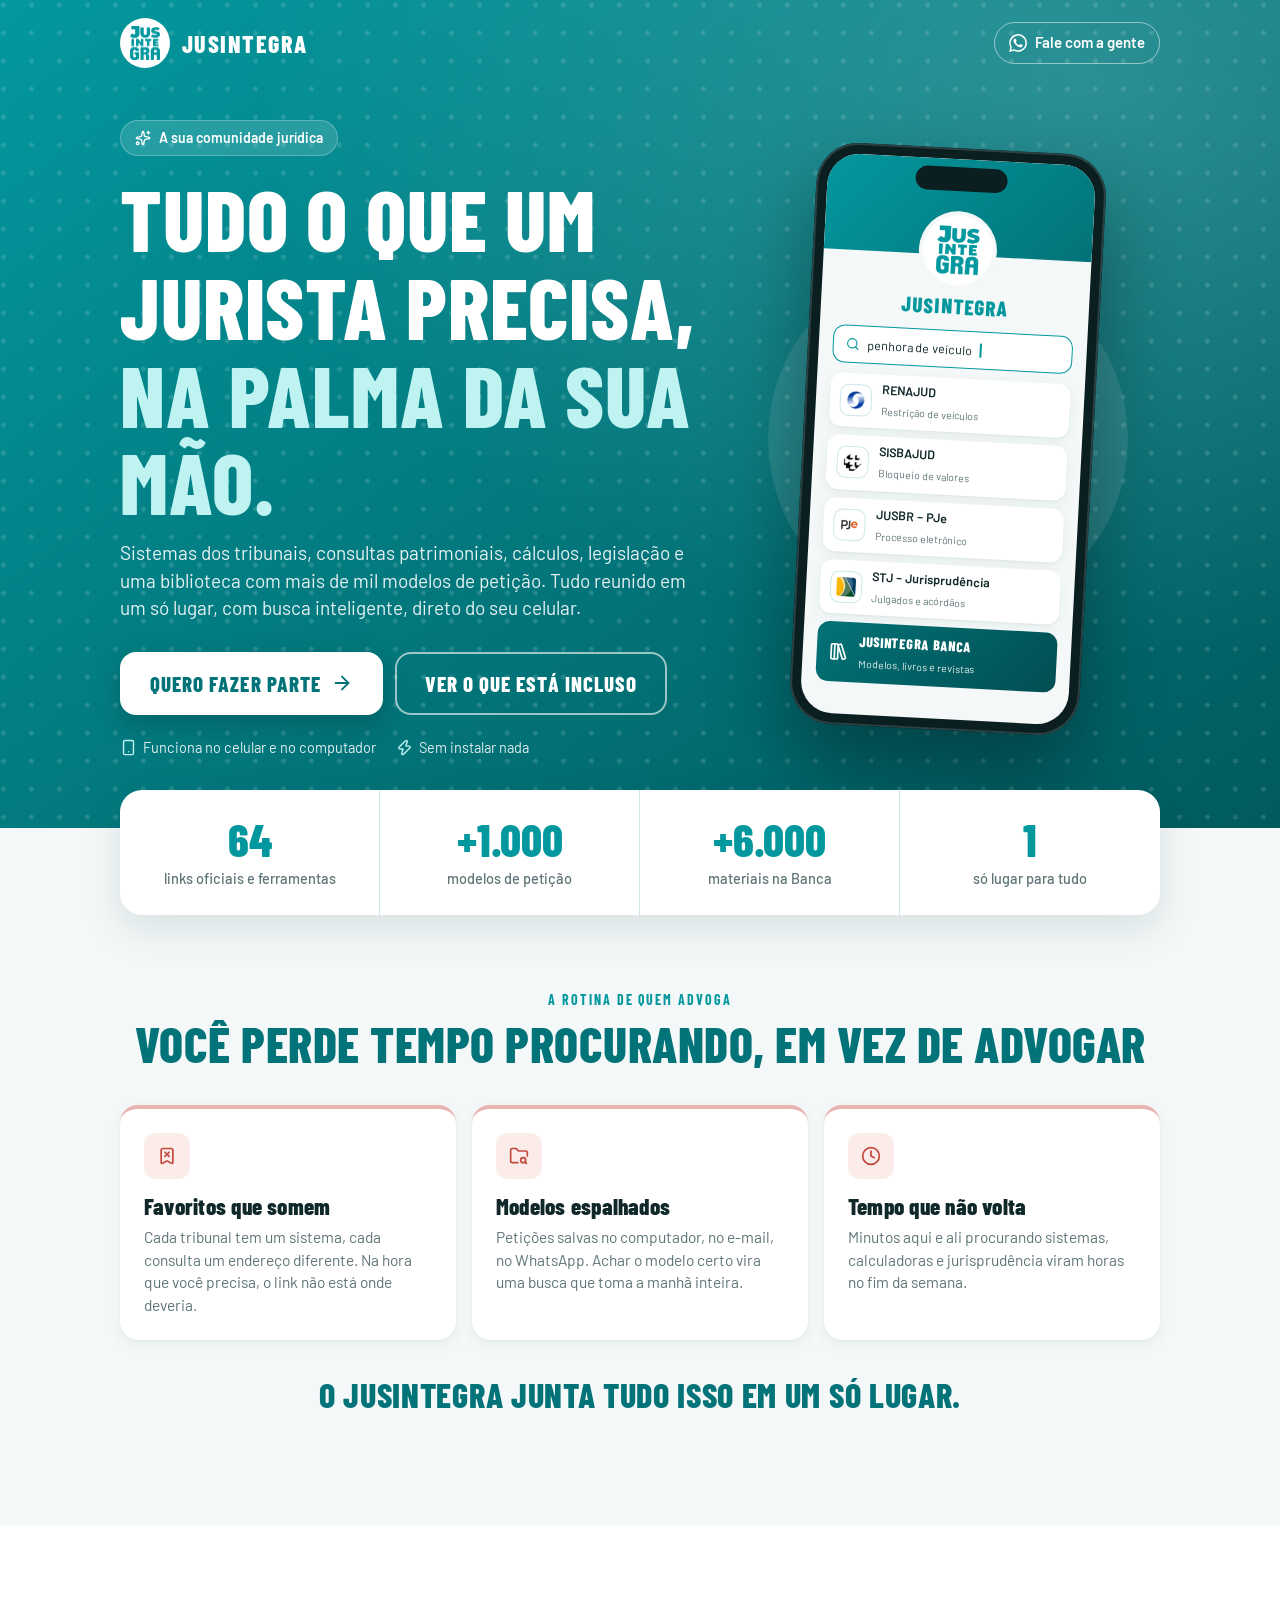
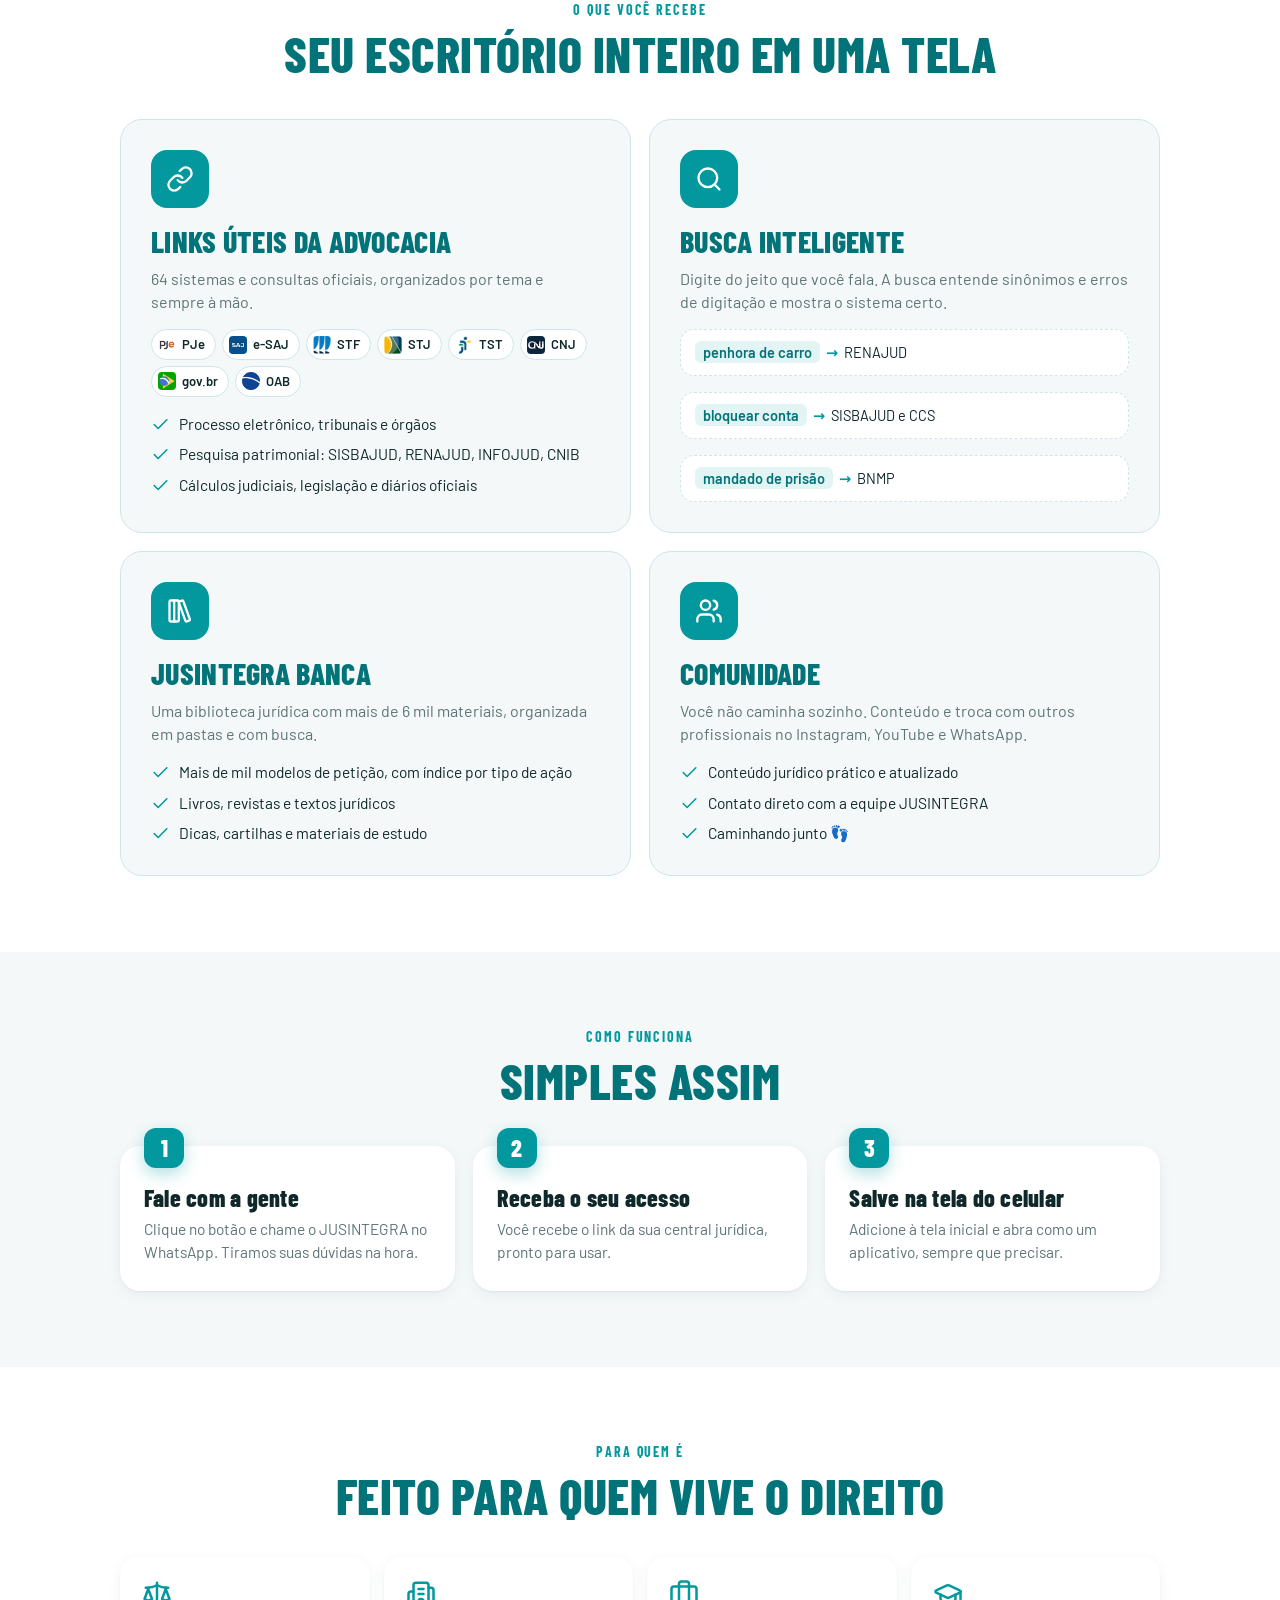
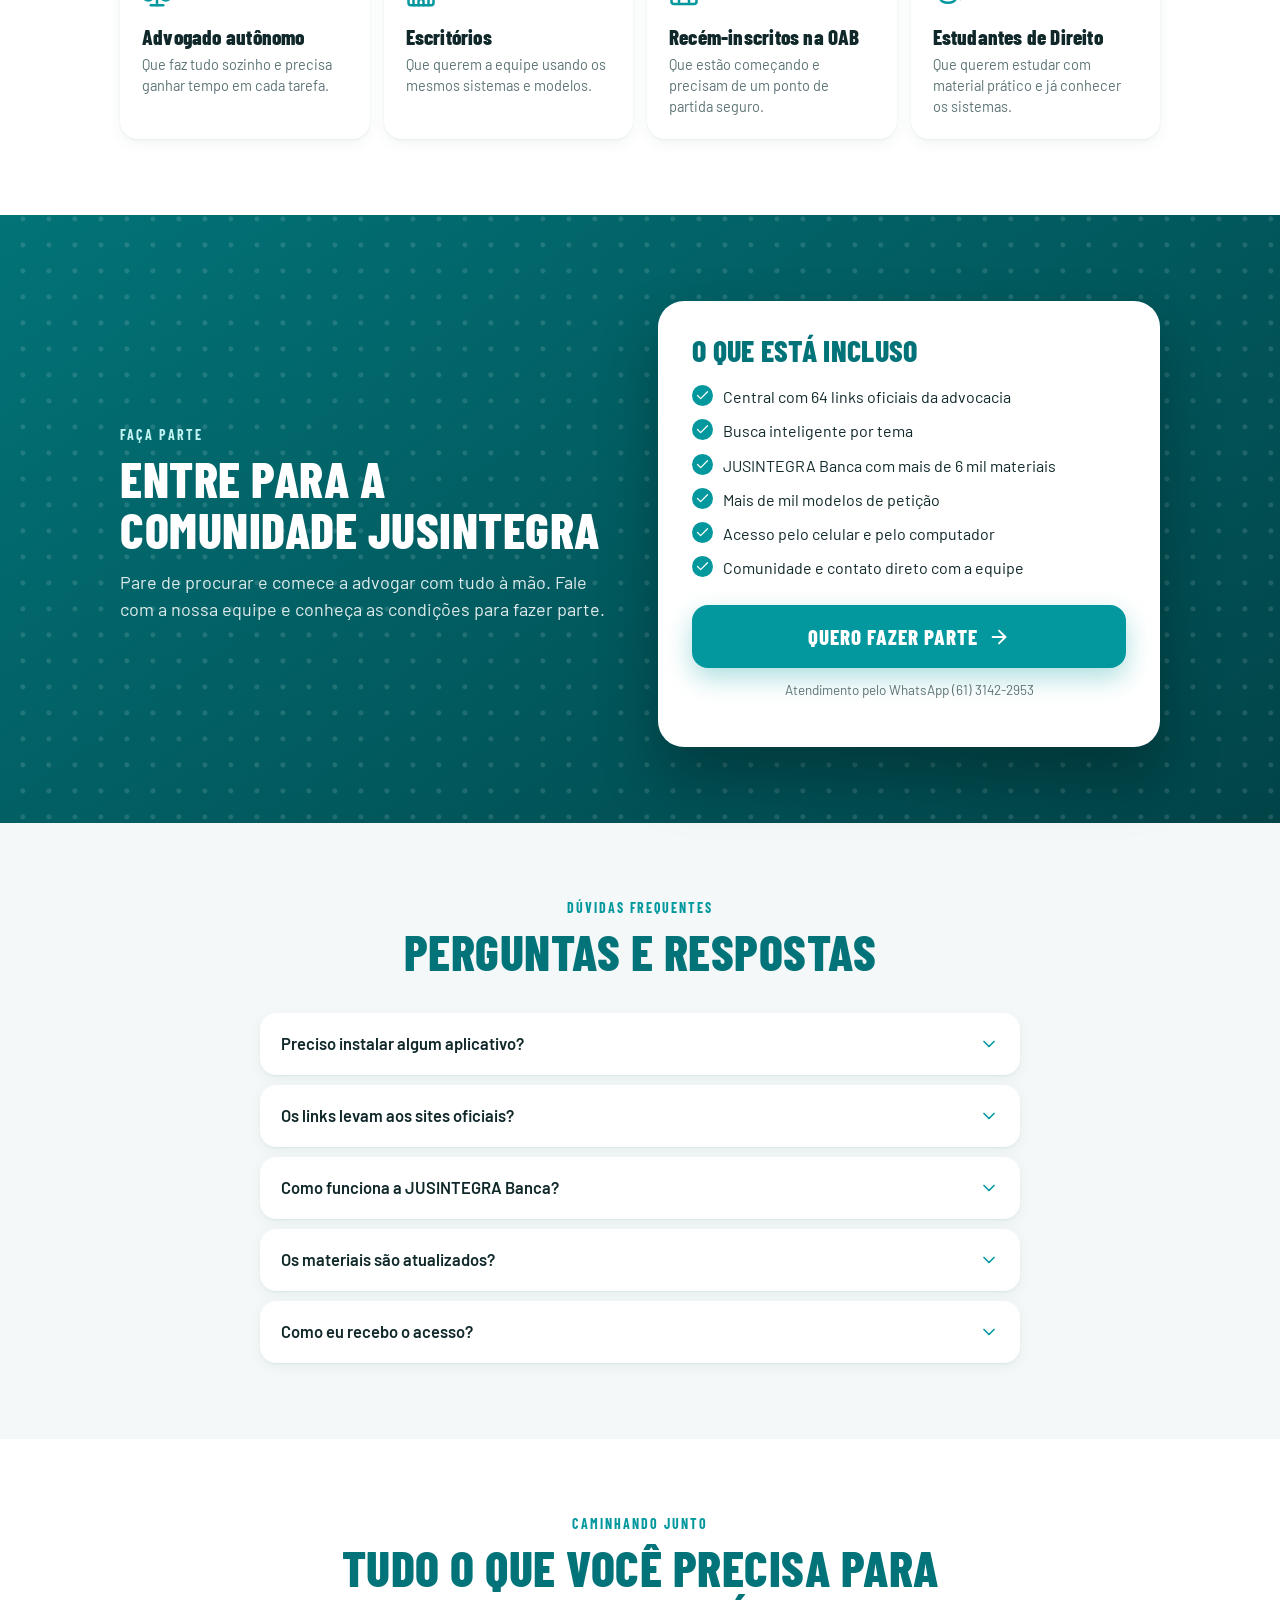
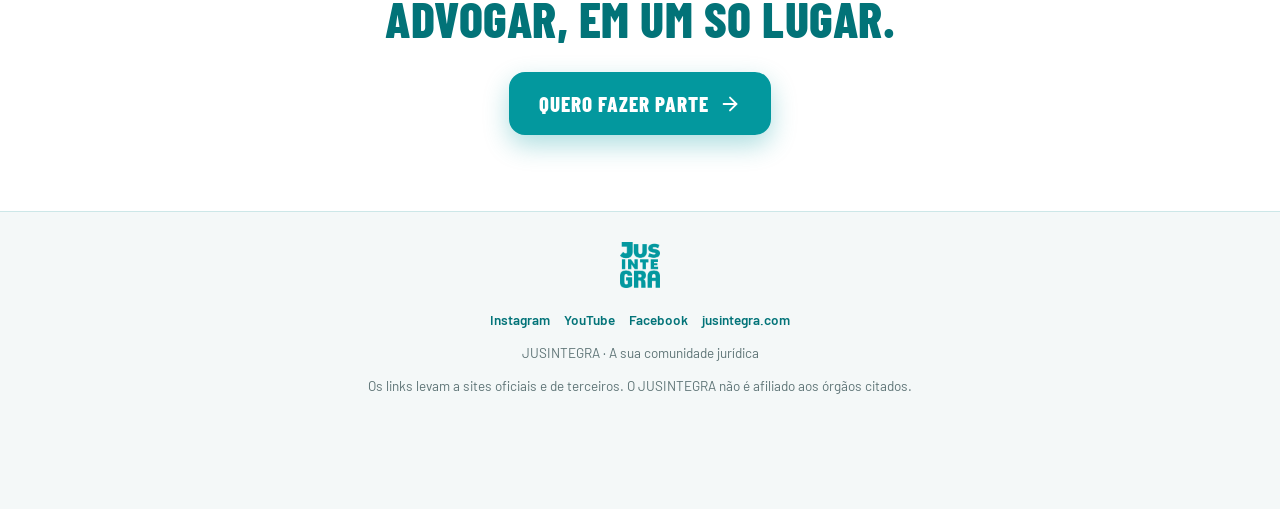
<file: vendas.html>
<!DOCTYPE html>
<html lang="pt-BR">
<head>
  <meta charset="UTF-8">
  <meta name="viewport" content="width=device-width, initial-scale=1.0">
  <title>JUSINTEGRA | Tudo o que um jurista precisa, na palma da sua mão</title>
  <meta name="description" content="Links oficiais, biblioteca jurídica e mais de mil modelos de petição reunidos em um só lugar, com busca inteligente. Direto do seu celular.">
  <meta name="theme-color" content="#03989E">
  <link rel="icon" href="[data-uri]">
  <style>
    @font-face { font-family: "Barlow Condensed"; font-weight: 700; font-style: normal; font-display: swap; src: url([data-uri]) format("woff2"); }
    @font-face { font-family: "Barlow Condensed"; font-weight: 800; font-style: normal; font-display: swap; src: url([data-uri]) format("woff2"); }
    @font-face { font-family: "Barlow"; font-weight: 400; font-style: normal; font-display: swap; src: url([data-uri]) format("woff2"); }
    @font-face { font-family: "Barlow"; font-weight: 500; font-style: normal; font-display: swap; src: url([data-uri]) format("woff2"); }
    @font-face { font-family: "Barlow"; font-weight: 600; font-style: normal; font-display: swap; src: url([data-uri]) format("woff2"); }
    :root {
      --teal: #03989E;
      --teal-escuro: #027378;
      --teal-claro: #E3F4F4;
      --teal-borda: #CDE7E8;
      --fundo: #F4F8F8;
      --card: #FFFFFF;
      --texto: #10282A;
      --suave: #5E7476;
      --sombra: 0 1px 2px rgba(3,60,62,.06), 0 4px 14px rgba(3,60,62,.06);
      --titulo: "Barlow Condensed", "Arial Narrow", system-ui, sans-serif;
      --corpo: "Barlow", system-ui, -apple-system, "Segoe UI", sans-serif;
    }
    * { box-sizing: border-box; }
    body {
      margin: 0; background: var(--fundo); color: var(--texto);
      font-family: var(--corpo); line-height: 1.45; -webkit-font-smoothing: antialiased;
    }
    svg.i { width: 20px; height: 20px; flex: 0 0 auto; }

    html { scroll-behavior: smooth; }
    .i { width: 20px; height: 20px; flex: 0 0 auto; }
    .wrap { max-width: 1080px; margin: 0 auto; padding: 0 20px; }
    h1, h2, h3 { font-family: var(--titulo); font-weight: 800; letter-spacing: .01em; line-height: 1.02; margin: 0; }
    h2 { font-size: clamp(34px, 5vw, 50px); text-transform: uppercase; color: var(--teal-escuro); }
    .olho { font: 700 14px var(--titulo); letter-spacing: .14em; text-transform: uppercase; color: var(--teal); margin: 0 0 10px; }
    .lead { font-size: 18px; color: var(--suave); max-width: 640px; margin: 14px 0 0; }
    section { padding: 76px 0; }
    .centro { text-align: center; }
    .centro .lead { margin-left: auto; margin-right: auto; }

    /* ---------- Botões ---------- */
    .btn {
      display: inline-flex; align-items: center; justify-content: center; gap: 10px;
      padding: 17px 28px; border-radius: 16px; text-decoration: none; cursor: pointer;
      font: 800 21px var(--titulo); letter-spacing: .05em; text-transform: uppercase;
      background: #fff; color: var(--teal-escuro); border: 2px solid #fff;
      box-shadow: 0 10px 28px rgba(0,0,0,.18); transition: transform .15s ease, box-shadow .15s ease;
    }
    .btn:hover { transform: translateY(-2px); box-shadow: 0 14px 34px rgba(0,0,0,.22); }
    .btn svg { width: 22px; height: 22px; }
    .btn.teal { background: var(--teal); color: #fff; border-color: var(--teal); box-shadow: 0 10px 26px rgba(3,152,158,.32); }
    .btn.teal:hover { background: var(--teal-escuro); border-color: var(--teal-escuro); }
    .btn.vazado { background: transparent; color: #fff; border-color: rgba(255,255,255,.6); box-shadow: none; }
    .btn.vazado:hover { border-color: #fff; background: rgba(255,255,255,.08); }

    /* ---------- Hero ---------- */
    .hero {
      color: #fff; padding: 0 0 70px; overflow: hidden; position: relative;
      background:
        radial-gradient(circle at 12% 18%, rgba(255,255,255,.13) 0 2px, transparent 3px) 0 0 / 28px 28px,
        radial-gradient(ellipse at 85% 10%, rgba(255,255,255,.16), transparent 55%),
        linear-gradient(145deg, var(--teal) 0%, var(--teal-escuro) 60%, #015A5E 100%);
    }
    .topo-nav { display: flex; align-items: center; justify-content: space-between; padding: 18px 0; }
    .marca { display: flex; align-items: center; gap: 12px; text-decoration: none; color: #fff; }
    .marca span.av { width: 50px; height: 50px; border-radius: 50%; background: #fff; display: flex; align-items: center; justify-content: center; }
    .marca img { width: 30px; }
    .marca b { font: 800 24px var(--titulo); letter-spacing: .06em; }
    .topo-nav .wpp { display: inline-flex; align-items: center; gap: 8px; color: #fff; text-decoration: none; font-weight: 600; font-size: 15px; padding: 9px 14px; border: 1.5px solid rgba(255,255,255,.5); border-radius: 999px; }
    .topo-nav .wpp:hover { background: rgba(255,255,255,.1); }
    .topo-nav .wpp svg { width: 18px; height: 18px; fill: currentColor; }

    .hero-grid { display: grid; grid-template-columns: 1.15fr .85fr; gap: 40px; align-items: center; padding-top: 34px; }
    .selo { display: inline-flex; align-items: center; gap: 8px; background: rgba(255,255,255,.14); border: 1px solid rgba(255,255,255,.25); padding: 7px 14px; border-radius: 999px; font-size: 14px; font-weight: 600; }
    .selo svg { width: 16px; height: 16px; }
    .hero h1 { font-size: clamp(48px, 7.4vw, 86px); text-transform: uppercase; margin-top: 18px; }
    .hero h1 em { font-style: normal; color: #BFF3F1; }
    .hero .lead { color: rgba(255,255,255,.9); font-size: 19px; }
    .hero-ctas { display: flex; flex-wrap: wrap; gap: 12px; margin-top: 30px; }
    .garantias { display: flex; flex-wrap: wrap; gap: 8px 20px; margin-top: 22px; font-size: 14.5px; color: rgba(255,255,255,.88); }
    .garantias span { display: inline-flex; align-items: center; gap: 6px; }
    .garantias svg { width: 17px; height: 17px; color: #BFF3F1; }

    /* Celular */
    .celular-area { position: relative; display: flex; justify-content: center; }
    .celular-area::before { content: ""; position: absolute; width: 360px; height: 360px; border-radius: 50%; background: rgba(255,255,255,.1); top: 50%; left: 50%; transform: translate(-50%,-50%); }
    .celular {
      position: relative; width: 290px; border-radius: 42px; padding: 11px; background: #0B1F21;
      box-shadow: 0 40px 80px rgba(0,0,0,.35), inset 0 0 0 2px #2A4245; transform: rotate(3deg);
    }
    .tela { border-radius: 32px; overflow: hidden; background: var(--fundo); color: var(--texto); height: 560px; position: relative; }
    .notch { position: absolute; top: 8px; left: 50%; transform: translateX(-50%); width: 92px; height: 24px; background: #0B1F21; border-radius: 14px; z-index: 3; }
    .t-topo { height: 96px; background: linear-gradient(135deg, var(--teal), var(--teal-escuro)); }
    .t-av { width: 70px; height: 70px; border-radius: 50%; background: #fff; margin: -40px auto 0; display: flex; align-items: center; justify-content: center; box-shadow: 0 0 0 4px var(--fundo); position: relative; }
    .t-av img { width: 42px; }
    .t-nome { text-align: center; font: 800 21px var(--titulo); color: var(--teal); letter-spacing: .05em; margin-top: 8px; }
    .t-busca { margin: 12px 14px 10px; background: #fff; border: 1.5px solid var(--teal); border-radius: 12px; padding: 9px 12px; font-size: 12.5px; display: flex; align-items: center; gap: 7px; }
    .t-busca svg { width: 14px; height: 14px; color: var(--teal); }
    .t-busca .cursor { width: 1.5px; height: 14px; background: var(--teal); animation: pisca 1s steps(1) infinite; }
    @keyframes pisca { 50% { opacity: 0; } }
    .t-card { display: flex; align-items: center; gap: 10px; background: #fff; border-radius: 12px; margin: 0 14px 8px; padding: 8px 10px; box-shadow: var(--sombra); }
    .t-card .lg { width: 32px; height: 32px; border-radius: 9px; border: 1px solid var(--teal-borda); display: flex; align-items: center; justify-content: center; flex: 0 0 auto; background: #fff; }
    .t-card .lg img { width: 20px; height: 20px; object-fit: contain; border-radius: 4px; }
    .t-card b { display: block; font-size: 12.5px; line-height: 1.2; }
    .t-card small { font-size: 10.5px; color: var(--suave); }
    .t-banca { margin: 4px 14px 0; border-radius: 12px; padding: 10px 12px; color: #fff; background: linear-gradient(135deg, var(--teal-escuro), #014E52); display: flex; align-items: center; gap: 10px; }
    .t-banca svg { width: 20px; height: 20px; }
    .t-banca b { font: 800 14px var(--titulo); letter-spacing: .05em; display: block; }
    .t-banca small { font-size: 10.5px; opacity: .9; }

    /* ---------- Faixa de números ---------- */
    .numeros { padding: 0; margin-top: -38px; position: relative; z-index: 2; }
    .numeros .grade { display: grid; grid-template-columns: repeat(4, 1fr); background: #fff; border-radius: 22px; box-shadow: 0 14px 40px rgba(3,60,62,.12); overflow: hidden; }
    .num { padding: 26px 18px; text-align: center; border-right: 1px solid var(--teal-borda); }
    .num:last-child { border-right: 0; }
    .num b { display: block; font: 800 46px var(--titulo); color: var(--teal); line-height: 1; }
    .num span { display: block; margin-top: 6px; font-size: 14.5px; color: var(--suave); font-weight: 500; }

    /* ---------- Dor ---------- */
    .dores { display: grid; grid-template-columns: repeat(3, 1fr); gap: 16px; margin-top: 36px; }
    .dor { background: #fff; border-radius: 18px; padding: 24px; box-shadow: var(--sombra); border-top: 4px solid #E7B3AE; }
    .dor .ic { width: 46px; height: 46px; border-radius: 12px; background: #FBECEA; color: #C4473C; display: flex; align-items: center; justify-content: center; }
    .dor h3 { font-size: 23px; margin-top: 16px; color: var(--texto); }
    .dor p { margin: 8px 0 0; color: var(--suave); font-size: 15.5px; }
    .virada { margin-top: 34px; text-align: center; font: 800 clamp(26px, 3.4vw, 34px) var(--titulo); color: var(--teal-escuro); text-transform: uppercase; letter-spacing: .02em; }

    /* ---------- Pilares ---------- */
    .pilares-sec { background: #fff; }
    .pilares { display: grid; grid-template-columns: repeat(2, 1fr); gap: 18px; margin-top: 40px; }
    .pilar { border-radius: 22px; padding: 30px; background: var(--fundo); border: 1.5px solid var(--teal-borda); position: relative; overflow: hidden; }
    .pilar .ic { width: 58px; height: 58px; border-radius: 16px; background: var(--teal); color: #fff; display: flex; align-items: center; justify-content: center; }
    .pilar .ic svg { width: 28px; height: 28px; }
    .pilar h3 { font-size: 30px; text-transform: uppercase; margin-top: 18px; color: var(--teal-escuro); }
    .pilar p { color: var(--suave); margin: 10px 0 0; font-size: 16px; }
    .pilar ul { list-style: none; padding: 0; margin: 16px 0 0; display: grid; gap: 8px; }
    .pilar li { display: flex; gap: 9px; align-items: flex-start; font-size: 15.5px; }
    .pilar li svg { width: 19px; height: 19px; color: var(--teal); margin-top: 2px; }
    .chips { display: flex; flex-wrap: wrap; gap: 6px; margin-top: 16px; }
    .chips span { display: inline-flex; align-items: center; gap: 6px; background: #fff; border: 1px solid var(--teal-borda); padding: 5px 10px 5px 6px; border-radius: 999px; font-size: 13px; font-weight: 600; }
    .chips img { width: 18px; height: 18px; border-radius: 4px; object-fit: contain; }
    .exemplo { margin-top: 16px; background: #fff; border-radius: 14px; padding: 12px 14px; border: 1.5px dashed var(--teal-borda); font-size: 14.5px; }
    .exemplo code { font-family: inherit; font-weight: 700; color: var(--teal-escuro); background: var(--teal-claro); padding: 2px 8px; border-radius: 6px; }
    .exemplo .seta { color: var(--teal); font-weight: 700; margin: 0 6px; }

    /* ---------- Passos ---------- */
    .passos { display: grid; grid-template-columns: repeat(3, 1fr); gap: 18px; margin-top: 40px; counter-reset: passo; }
    .passo { background: #fff; border-radius: 20px; padding: 28px 24px; box-shadow: var(--sombra); position: relative; }
    .passo::before { counter-increment: passo; content: counter(passo); position: absolute; top: -18px; left: 24px; width: 40px; height: 40px; border-radius: 12px; background: var(--teal); color: #fff; font: 800 24px var(--titulo); display: flex; align-items: center; justify-content: center; box-shadow: 0 6px 16px rgba(3,152,158,.3); }
    .passo h3 { font-size: 24px; margin-top: 12px; color: var(--texto); }
    .passo p { color: var(--suave); margin: 8px 0 0; font-size: 15.5px; }

    /* ---------- Para quem ---------- */
    .publicos { display: grid; grid-template-columns: repeat(4, 1fr); gap: 14px; margin-top: 36px; }
    .publico { background: #fff; border-radius: 18px; padding: 22px; box-shadow: var(--sombra); }
    .publico .ic { color: var(--teal); }
    .publico .ic svg { width: 30px; height: 30px; }
    .publico h3 { font-size: 21px; margin-top: 12px; color: var(--texto); }
    .publico p { color: var(--suave); margin: 6px 0 0; font-size: 14.5px; }

    /* ---------- Oferta ---------- */
    .oferta-sec {
      color: #fff;
      background:
        radial-gradient(circle at 88% 15%, rgba(255,255,255,.12) 0 2px, transparent 3px) 0 0 / 26px 26px,
        linear-gradient(145deg, var(--teal-escuro), #014448);
    }
    .oferta-sec h2 { color: #fff; }
    .oferta { display: grid; grid-template-columns: 1fr 1fr; gap: 36px; align-items: center; margin-top: 10px; }
    .oferta .lead { color: rgba(255,255,255,.88); }
    .caixa { background: #fff; color: var(--texto); border-radius: 26px; padding: 34px; box-shadow: 0 30px 60px rgba(0,0,0,.28); }
    .caixa h3 { font-size: 30px; text-transform: uppercase; color: var(--teal-escuro); }
    .caixa ul { list-style: none; padding: 0; margin: 20px 0 26px; display: grid; gap: 11px; }
    .caixa li { display: flex; gap: 10px; font-size: 16px; }
    .caixa li svg { width: 21px; height: 21px; color: #fff; background: var(--teal); border-radius: 50%; padding: 3px; flex: 0 0 auto; }
    .caixa .btn { width: 100%; }
    .caixa .mini { text-align: center; color: var(--suave); font-size: 13.5px; margin-top: 12px; }

    /* ---------- FAQ ---------- */
    .faq { max-width: 760px; margin: 36px auto 0; display: grid; gap: 10px; }
    .faq details { background: #fff; border-radius: 16px; box-shadow: var(--sombra); border: 1.5px solid transparent; }
    .faq details[open] { border-color: var(--teal-borda); }
    .faq summary { list-style: none; cursor: pointer; padding: 18px 20px; display: flex; justify-content: space-between; align-items: center; gap: 12px; font-weight: 600; font-size: 16.5px; }
    .faq summary::-webkit-details-marker { display: none; }
    .faq summary svg { color: var(--teal); transition: transform .2s ease; }
    .faq details[open] summary svg { transform: rotate(180deg); }
    .faq p { margin: 0; padding: 0 20px 18px; color: var(--suave); font-size: 15.5px; }

    /* ---------- CTA final / rodapé ---------- */
    .final { text-align: center; }
    .final h2 { max-width: 760px; margin: 0 auto; }
    .final .btn { margin-top: 28px; }
    .rodape { padding: 30px 0 100px; text-align: center; color: var(--suave); font-size: 13.5px; border-top: 1px solid var(--teal-borda); }
    .rodape img { width: 40px; margin-bottom: 8px; }
    .rodape .redes { display: flex; justify-content: center; gap: 14px; margin: 10px 0; }
    .rodape .redes a { color: var(--teal-escuro); text-decoration: none; font-weight: 600; }

    /* Barra fixa no celular */
    .barra { display: none; }

    @media (max-width: 860px) {
      section { padding: 58px 0; }
      .hero-grid, .oferta { grid-template-columns: 1fr; }
      .celular-area { margin-top: 18px; }
      .celular { transform: none; width: 270px; }
      .numeros .grade { grid-template-columns: 1fr 1fr; }
      .num:nth-child(2) { border-right: 0; }
      .num:nth-child(-n+2) { border-bottom: 1px solid var(--teal-borda); }
      .dores, .passos { grid-template-columns: 1fr; }
      .passos { gap: 30px; }
      .pilares { grid-template-columns: 1fr; }
      .publicos { grid-template-columns: 1fr 1fr; }
      .topo-nav .wpp span { display: none; }
      .barra {
        display: block; position: fixed; left: 0; right: 0; bottom: 0; z-index: 20; padding: 10px 14px calc(10px + env(safe-area-inset-bottom));
        background: rgba(255,255,255,.96); backdrop-filter: blur(8px); box-shadow: 0 -6px 20px rgba(0,0,0,.08);
        transform: translateY(110%); transition: transform .25s ease;
      }
      .barra.mostrar { transform: none; }
      .barra .btn { width: 100%; padding: 14px; font-size: 19px; }
    }
    @media (max-width: 480px) {
      .publicos { grid-template-columns: 1fr; }
      .pilar, .caixa { padding: 24px; }
      .num b { font-size: 38px; }
      .btn { width: 100%; }
    }
  </style>
</head>
<body>

  <!-- ================= HERO ================= -->
  <header class="hero">
    <div class="wrap">
      <nav class="topo-nav">
        <a class="marca" href="#topo" aria-label="JUSINTEGRA">
          <span class="av"><img src="[data-uri]" alt=""></span>
          <b>JUSINTEGRA</b>
        </a>
        <a class="wpp" href="https://wa.me/556131422953?text=Ol%C3%A1!%20Vi%20a%20p%C3%A1gina%20do%20JUSINTEGRA%20e%20quero%20fazer%20parte.%20Pode%20me%20passar%20as%20condi%C3%A7%C3%B5es%3F" target="_blank" rel="noopener noreferrer"><svg viewBox="0 0 24 24" aria-hidden="true"><path d="M17.5 14.4c-.3-.1-1.8-.9-2-1-.3-.1-.5-.1-.7.1-.2.3-.8 1-.9 1.2-.2.2-.3.2-.6.1-.3-.1-1.3-.5-2.4-1.5-.9-.8-1.5-1.8-1.7-2.1-.2-.3 0-.5.1-.6l.4-.5.3-.5c.1-.2 0-.4 0-.5l-.9-2.2c-.2-.6-.5-.5-.7-.5h-.6c-.2 0-.5.1-.8.4-.3.3-1 1-1 2.5s1.1 2.9 1.2 3.1c.1.2 2.1 3.2 5.1 4.5.7.3 1.3.5 1.7.6.7.2 1.4.2 1.9.1.6-.1 1.8-.7 2-1.4.2-.7.2-1.3.2-1.4-.1-.2-.3-.3-.6-.4zM12 21.8c-1.8 0-3.5-.5-5-1.4l-.4-.2-3.7 1 1-3.6-.2-.4A9.8 9.8 0 1 1 12 21.8zM20.5 3.5A11.8 11.8 0 0 0 1.9 17.7L.2 24l6.4-1.7a11.8 11.8 0 0 0 5.4 1.4h.1c6.5 0 11.8-5.3 11.8-11.8 0-3.2-1.2-6.1-3.4-8.4z"/></svg><span>Fale com a gente</span></a>
      </nav>

      <div class="hero-grid" id="topo">
        <div>
          <span class="selo"><svg class="i" viewBox="0 0 24 24" fill="none" stroke="currentColor" stroke-width="2" stroke-linecap="round" stroke-linejoin="round" aria-hidden="true"><path d="M11.017 2.814a1 1 0 0 1 1.966 0l1.051 5.558a2 2 0 0 0 1.594 1.594l5.558 1.051a1 1 0 0 1 0 1.966l-5.558 1.051a2 2 0 0 0-1.594 1.594l-1.051 5.558a1 1 0 0 1-1.966 0l-1.051-5.558a2 2 0 0 0-1.594-1.594l-5.558-1.051a1 1 0 0 1 0-1.966l5.558-1.051a2 2 0 0 0 1.594-1.594z" /><path d="M20 2v4" /><path d="M22 4h-4" /><circle cx="4" cy="20" r="2" /></svg> A sua comunidade jurídica</span>
          <h1>Tudo o que um jurista precisa, <em>na palma da sua mão.</em></h1>
          <p class="lead">Sistemas dos tribunais, consultas patrimoniais, cálculos, legislação e uma biblioteca com mais de mil modelos de petição. Tudo reunido em um só lugar, com busca inteligente, direto do seu celular.</p>
          <div class="hero-ctas">
            <a class="btn" href="https://wa.me/556131422953?text=Ol%C3%A1!%20Vi%20a%20p%C3%A1gina%20do%20JUSINTEGRA%20e%20quero%20fazer%20parte.%20Pode%20me%20passar%20as%20condi%C3%A7%C3%B5es%3F" target="_blank" rel="noopener noreferrer">Quero fazer parte <svg class="i" viewBox="0 0 24 24" fill="none" stroke="currentColor" stroke-width="2" stroke-linecap="round" stroke-linejoin="round" aria-hidden="true"><path d="M5 12h14" /><path d="m12 5 7 7-7 7" /></svg></a>
            <a class="btn vazado" href="#o-que-voce-recebe">Ver o que está incluso</a>
          </div>
          <div class="garantias">
            <span><svg class="i" viewBox="0 0 24 24" fill="none" stroke="currentColor" stroke-width="2" stroke-linecap="round" stroke-linejoin="round" aria-hidden="true"><rect width="14" height="20" x="5" y="2" rx="2" ry="2" /><path d="M12 18h.01" /></svg> Funciona no celular e no computador</span>
            <span><svg class="i" viewBox="0 0 24 24" fill="none" stroke="currentColor" stroke-width="2" stroke-linecap="round" stroke-linejoin="round" aria-hidden="true"><path d="M15.914 4a1.5 1.5 0 00-2.474-1.561l-9 9A1.5 1.5 0 005.5 14h4.002a.5.5 0 01.471.666L8.086 20a1.5 1.5 0 002.475 1.56l9-9A1.5 1.5 0 0018.5 10h-3.997a.5.5 0 01-.472-.667z" /></svg> Sem instalar nada</span>
          </div>
        </div>

        <div class="celular-area" aria-hidden="true">
          <div class="celular">
            <div class="tela">
              <div class="notch"></div>
              <div class="t-topo"></div>
              <div class="t-av"><img src="[data-uri]" alt=""></div>
              <div class="t-nome">JUSINTEGRA</div>
              <div class="t-busca"><svg class="i" viewBox="0 0 24 24" fill="none" stroke="currentColor" stroke-width="2" stroke-linecap="round" stroke-linejoin="round" aria-hidden="true"><path d="m21 21-4.34-4.34" /><circle cx="11" cy="11" r="8" /></svg> penhora de veículo<span class="cursor"></span></div>
              <div class="t-card"><span class="lg"><img src="[data-uri]" alt=""></span><span><b>RENAJUD</b><small>Restrição de veículos</small></span></div>
              <div class="t-card"><span class="lg"><img src="[data-uri]" alt=""></span><span><b>SISBAJUD</b><small>Bloqueio de valores</small></span></div>
              <div class="t-card"><span class="lg"><img src="[data-uri]" alt=""></span><span><b>JUSBR – PJe</b><small>Processo eletrônico</small></span></div>
              <div class="t-card"><span class="lg"><img src="[data-uri]" alt=""></span><span><b>STJ – Jurisprudência</b><small>Julgados e acórdãos</small></span></div>
              <div class="t-banca"><svg class="i" viewBox="0 0 24 24" fill="none" stroke="currentColor" stroke-width="2" stroke-linecap="round" stroke-linejoin="round" aria-hidden="true"><rect width="8" height="18" x="3" y="3" rx="1" /><path d="M7 3v18" /><path d="M20.4 18.9c.2.5-.1 1.1-.6 1.3l-1.9.7c-.5.2-1.1-.1-1.3-.6L11.1 5.1c-.2-.5.1-1.1.6-1.3l1.9-.7c.5-.2 1.1.1 1.3.6Z" /></svg><span><b>JUSINTEGRA BANCA</b><small>Modelos, livros e revistas</small></span></div>
            </div>
          </div>
        </div>
      </div>
    </div>
  </header>

  <!-- ================= NÚMEROS ================= -->
  <section class="numeros" aria-label="Em números">
    <div class="wrap">
      <div class="grade">
        <div class="num"><b>64</b><span>links oficiais e ferramentas</span></div>
        <div class="num"><b>+1.000</b><span>modelos de petição</span></div>
        <div class="num"><b>+6.000</b><span>materiais na Banca</span></div>
        <div class="num"><b>1</b><span>só lugar para tudo</span></div>
      </div>
    </div>
  </section>

  <!-- ================= DOR ================= -->
  <section>
    <div class="wrap centro">
      <p class="olho">A rotina de quem advoga</p>
      <h2>Você perde tempo procurando, em vez de advogar</h2>
      <div class="dores" style="text-align:left">
        <div class="dor">
          <span class="ic"><svg class="i" viewBox="0 0 24 24" fill="none" stroke="currentColor" stroke-width="2" stroke-linecap="round" stroke-linejoin="round" aria-hidden="true"><path d="m14.5 7.5-5 5" /><path d="M17 3a2 2 0 0 1 2 2v15a1 1 0 0 1-1.496.868l-4.512-2.578a2 2 0 0 0-1.984 0l-4.512 2.578A1 1 0 0 1 5 20V5a2 2 0 0 1 2-2z" /><path d="m9.5 7.5 5 5" /></svg></span>
          <h3>Favoritos que somem</h3>
          <p>Cada tribunal tem um sistema, cada consulta um endereço diferente. Na hora que você precisa, o link não está onde deveria.</p>
        </div>
        <div class="dor">
          <span class="ic"><svg class="i" viewBox="0 0 24 24" fill="none" stroke="currentColor" stroke-width="2" stroke-linecap="round" stroke-linejoin="round" aria-hidden="true"><path d="M10.7 20H4a2 2 0 0 1-2-2V5a2 2 0 0 1 2-2h3.9a2 2 0 0 1 1.69.9l.81 1.2a2 2 0 0 0 1.67.9H20a2 2 0 0 1 2 2v4.1" /><path d="m21 21-1.9-1.9" /><circle cx="17" cy="17" r="3" /></svg></span>
          <h3>Modelos espalhados</h3>
          <p>Petições salvas no computador, no e-mail, no WhatsApp. Achar o modelo certo vira uma busca que toma a manhã inteira.</p>
        </div>
        <div class="dor">
          <span class="ic"><svg class="i" viewBox="0 0 24 24" fill="none" stroke="currentColor" stroke-width="2" stroke-linecap="round" stroke-linejoin="round" aria-hidden="true"><circle cx="12" cy="12" r="10" /><path d="M12 6v6l4 2" /></svg></span>
          <h3>Tempo que não volta</h3>
          <p>Minutos aqui e ali procurando sistemas, calculadoras e jurisprudência viram horas no fim da semana.</p>
        </div>
      </div>
      <p class="virada">O JUSINTEGRA junta tudo isso em um só lugar.</p>
    </div>
  </section>

  <!-- ================= PILARES ================= -->
  <section class="pilares-sec" id="o-que-voce-recebe">
    <div class="wrap">
      <div class="centro">
        <p class="olho">O que você recebe</p>
        <h2>Seu escritório inteiro em uma tela</h2>
      </div>
      <div class="pilares">
        <div class="pilar">
          <span class="ic"><svg class="i" viewBox="0 0 24 24" fill="none" stroke="currentColor" stroke-width="2" stroke-linecap="round" stroke-linejoin="round" aria-hidden="true"><path d="M10 13a5 5 0 0 0 7.54.54l3-3a5 5 0 0 0-7.07-7.07l-1.72 1.71" /><path d="M14 11a5 5 0 0 0-7.54-.54l-3 3a5 5 0 0 0 7.07 7.07l1.71-1.71" /></svg></span>
          <h3>Links úteis da advocacia</h3>
          <p>64 sistemas e consultas oficiais, organizados por tema e sempre à mão.</p>
          <div class="chips">
            <span><img src="[data-uri]" alt="">PJe</span>
            <span><img src="[data-uri]" alt="">e-SAJ</span>
            <span><img src="[data-uri]" alt="">STF</span>
            <span><img src="[data-uri]" alt="">STJ</span>
            <span><img src="[data-uri]" alt="">TST</span>
            <span><img src="[data-uri]" alt="">CNJ</span>
            <span><img src="[data-uri]" alt="">gov.br</span>
            <span><img src="[data-uri]" alt="">OAB</span>
          </div>
          <ul>
            <li><svg class="i" viewBox="0 0 24 24" fill="none" stroke="currentColor" stroke-width="2" stroke-linecap="round" stroke-linejoin="round" aria-hidden="true"><path d="M20 6 9 17l-5-5" /></svg> Processo eletrônico, tribunais e órgãos</li>
            <li><svg class="i" viewBox="0 0 24 24" fill="none" stroke="currentColor" stroke-width="2" stroke-linecap="round" stroke-linejoin="round" aria-hidden="true"><path d="M20 6 9 17l-5-5" /></svg> Pesquisa patrimonial: SISBAJUD, RENAJUD, INFOJUD, CNIB</li>
            <li><svg class="i" viewBox="0 0 24 24" fill="none" stroke="currentColor" stroke-width="2" stroke-linecap="round" stroke-linejoin="round" aria-hidden="true"><path d="M20 6 9 17l-5-5" /></svg> Cálculos judiciais, legislação e diários oficiais</li>
          </ul>
        </div>

        <div class="pilar">
          <span class="ic"><svg class="i" viewBox="0 0 24 24" fill="none" stroke="currentColor" stroke-width="2" stroke-linecap="round" stroke-linejoin="round" aria-hidden="true"><path d="m21 21-4.34-4.34" /><circle cx="11" cy="11" r="8" /></svg></span>
          <h3>Busca inteligente</h3>
          <p>Digite do jeito que você fala. A busca entende sinônimos e erros de digitação e mostra o sistema certo.</p>
          <div class="exemplo"><code>penhora de carro</code><span class="seta">→</span>RENAJUD</div>
          <div class="exemplo"><code>bloquear conta</code><span class="seta">→</span>SISBAJUD e CCS</div>
          <div class="exemplo"><code>mandado de prisão</code><span class="seta">→</span>BNMP</div>
        </div>

        <div class="pilar">
          <span class="ic"><svg class="i" viewBox="0 0 24 24" fill="none" stroke="currentColor" stroke-width="2" stroke-linecap="round" stroke-linejoin="round" aria-hidden="true"><rect width="8" height="18" x="3" y="3" rx="1" /><path d="M7 3v18" /><path d="M20.4 18.9c.2.5-.1 1.1-.6 1.3l-1.9.7c-.5.2-1.1-.1-1.3-.6L11.1 5.1c-.2-.5.1-1.1.6-1.3l1.9-.7c.5-.2 1.1.1 1.3.6Z" /></svg></span>
          <h3>JUSINTEGRA Banca</h3>
          <p>Uma biblioteca jurídica com mais de 6 mil materiais, organizada em pastas e com busca.</p>
          <ul>
            <li><svg class="i" viewBox="0 0 24 24" fill="none" stroke="currentColor" stroke-width="2" stroke-linecap="round" stroke-linejoin="round" aria-hidden="true"><path d="M20 6 9 17l-5-5" /></svg> Mais de mil modelos de petição, com índice por tipo de ação</li>
            <li><svg class="i" viewBox="0 0 24 24" fill="none" stroke="currentColor" stroke-width="2" stroke-linecap="round" stroke-linejoin="round" aria-hidden="true"><path d="M20 6 9 17l-5-5" /></svg> Livros, revistas e textos jurídicos</li>
            <li><svg class="i" viewBox="0 0 24 24" fill="none" stroke="currentColor" stroke-width="2" stroke-linecap="round" stroke-linejoin="round" aria-hidden="true"><path d="M20 6 9 17l-5-5" /></svg> Dicas, cartilhas e materiais de estudo</li>
          </ul>
        </div>

        <div class="pilar">
          <span class="ic"><svg class="i" viewBox="0 0 24 24" fill="none" stroke="currentColor" stroke-width="2" stroke-linecap="round" stroke-linejoin="round" aria-hidden="true"><path d="M16 21v-2a4 4 0 0 0-4-4H6a4 4 0 0 0-4 4v2" /><path d="M16 3.128a4 4 0 0 1 0 7.744" /><path d="M22 21v-2a4 4 0 0 0-3-3.87" /><circle cx="9" cy="7" r="4" /></svg></span>
          <h3>Comunidade</h3>
          <p>Você não caminha sozinho. Conteúdo e troca com outros profissionais no Instagram, YouTube e WhatsApp.</p>
          <ul>
            <li><svg class="i" viewBox="0 0 24 24" fill="none" stroke="currentColor" stroke-width="2" stroke-linecap="round" stroke-linejoin="round" aria-hidden="true"><path d="M20 6 9 17l-5-5" /></svg> Conteúdo jurídico prático e atualizado</li>
            <li><svg class="i" viewBox="0 0 24 24" fill="none" stroke="currentColor" stroke-width="2" stroke-linecap="round" stroke-linejoin="round" aria-hidden="true"><path d="M20 6 9 17l-5-5" /></svg> Contato direto com a equipe JUSINTEGRA</li>
            <li><svg class="i" viewBox="0 0 24 24" fill="none" stroke="currentColor" stroke-width="2" stroke-linecap="round" stroke-linejoin="round" aria-hidden="true"><path d="M20 6 9 17l-5-5" /></svg> Caminhando junto 👣</li>
          </ul>
        </div>
      </div>
    </div>
  </section>

  <!-- ================= COMO FUNCIONA ================= -->
  <section>
    <div class="wrap">
      <div class="centro">
        <p class="olho">Como funciona</p>
        <h2>Simples assim</h2>
      </div>
      <div class="passos">
        <div class="passo">
          <h3>Fale com a gente</h3>
          <p>Clique no botão e chame o JUSINTEGRA no WhatsApp. Tiramos suas dúvidas na hora.</p>
        </div>
        <div class="passo">
          <h3>Receba o seu acesso</h3>
          <p>Você recebe o link da sua central jurídica, pronto para usar.</p>
        </div>
        <div class="passo">
          <h3>Salve na tela do celular</h3>
          <p>Adicione à tela inicial e abra como um aplicativo, sempre que precisar.</p>
        </div>
      </div>
    </div>
  </section>

  <!-- ================= PARA QUEM ================= -->
  <section class="pilares-sec">
    <div class="wrap">
      <div class="centro">
        <p class="olho">Para quem é</p>
        <h2>Feito para quem vive o Direito</h2>
      </div>
      <div class="publicos">
        <div class="publico"><span class="ic"><svg class="i" viewBox="0 0 24 24" fill="none" stroke="currentColor" stroke-width="2" stroke-linecap="round" stroke-linejoin="round" aria-hidden="true"><path d="M12 3v18" /><path d="m19 8 3 8a5 5 0 0 1-6 0zV7" /><path d="M3 7h1a17 17 0 0 0 8-2 17 17 0 0 0 8 2h1" /><path d="m5 8 3 8a5 5 0 0 1-6 0zV7" /><path d="M7 21h10" /></svg></span><h3>Advogado autônomo</h3><p>Que faz tudo sozinho e precisa ganhar tempo em cada tarefa.</p></div>
        <div class="publico"><span class="ic"><svg class="i" viewBox="0 0 24 24" fill="none" stroke="currentColor" stroke-width="2" stroke-linecap="round" stroke-linejoin="round" aria-hidden="true"><path d="M10 12h4" /><path d="M10 8h4" /><path d="M14 21v-3a2 2 0 0 0-4 0v3" /><path d="M6 10H4a2 2 0 0 0-2 2v7a2 2 0 0 0 2 2h16a2 2 0 0 0 2-2V9a2 2 0 0 0-2-2h-2" /><path d="M6 21V5a2 2 0 0 1 2-2h8a2 2 0 0 1 2 2v16" /></svg></span><h3>Escritórios</h3><p>Que querem a equipe usando os mesmos sistemas e modelos.</p></div>
        <div class="publico"><span class="ic"><svg class="i" viewBox="0 0 24 24" fill="none" stroke="currentColor" stroke-width="2" stroke-linecap="round" stroke-linejoin="round" aria-hidden="true"><path d="M16 20V4a2 2 0 0 0-2-2h-4a2 2 0 0 0-2 2v16" /><rect width="20" height="14" x="2" y="6" rx="2" /></svg></span><h3>Recém-inscritos na OAB</h3><p>Que estão começando e precisam de um ponto de partida seguro.</p></div>
        <div class="publico"><span class="ic"><svg class="i" viewBox="0 0 24 24" fill="none" stroke="currentColor" stroke-width="2" stroke-linecap="round" stroke-linejoin="round" aria-hidden="true"><path d="M21.42 10.922a1 1 0 0 0-.019-1.838L12.83 5.18a2 2 0 0 0-1.66 0L2.6 9.08a1 1 0 0 0 0 1.832l8.57 3.908a2 2 0 0 0 1.66 0z" /><path d="M22 10v6" /><path d="M6 12.5V16a6 3 0 0 0 12 0v-3.5" /></svg></span><h3>Estudantes de Direito</h3><p>Que querem estudar com material prático e já conhecer os sistemas.</p></div>
      </div>
    </div>
  </section>

  <!-- ================= OFERTA ================= -->
  <section class="oferta-sec" id="oferta">
    <div class="wrap oferta">
      <div>
        <p class="olho" style="color:#BFF3F1">Faça parte</p>
        <h2>Entre para a comunidade JUSINTEGRA</h2>
        <p class="lead">Pare de procurar e comece a advogar com tudo à mão. Fale com a nossa equipe e conheça as condições para fazer parte.</p>
      </div>
      <div class="caixa">
        <h3>O que está incluso</h3>
        <ul>
          <li><svg class="i" viewBox="0 0 24 24" fill="none" stroke="currentColor" stroke-width="2" stroke-linecap="round" stroke-linejoin="round" aria-hidden="true"><path d="M20 6 9 17l-5-5" /></svg> Central com 64 links oficiais da advocacia</li>
          <li><svg class="i" viewBox="0 0 24 24" fill="none" stroke="currentColor" stroke-width="2" stroke-linecap="round" stroke-linejoin="round" aria-hidden="true"><path d="M20 6 9 17l-5-5" /></svg> Busca inteligente por tema</li>
          <li><svg class="i" viewBox="0 0 24 24" fill="none" stroke="currentColor" stroke-width="2" stroke-linecap="round" stroke-linejoin="round" aria-hidden="true"><path d="M20 6 9 17l-5-5" /></svg> JUSINTEGRA Banca com mais de 6 mil materiais</li>
          <li><svg class="i" viewBox="0 0 24 24" fill="none" stroke="currentColor" stroke-width="2" stroke-linecap="round" stroke-linejoin="round" aria-hidden="true"><path d="M20 6 9 17l-5-5" /></svg> Mais de mil modelos de petição</li>
          <li><svg class="i" viewBox="0 0 24 24" fill="none" stroke="currentColor" stroke-width="2" stroke-linecap="round" stroke-linejoin="round" aria-hidden="true"><path d="M20 6 9 17l-5-5" /></svg> Acesso pelo celular e pelo computador</li>
          <li><svg class="i" viewBox="0 0 24 24" fill="none" stroke="currentColor" stroke-width="2" stroke-linecap="round" stroke-linejoin="round" aria-hidden="true"><path d="M20 6 9 17l-5-5" /></svg> Comunidade e contato direto com a equipe</li>
        </ul>
        <a class="btn teal" href="https://wa.me/556131422953?text=Ol%C3%A1!%20Vi%20a%20p%C3%A1gina%20do%20JUSINTEGRA%20e%20quero%20fazer%20parte.%20Pode%20me%20passar%20as%20condi%C3%A7%C3%B5es%3F" target="_blank" rel="noopener noreferrer">Quero fazer parte <svg class="i" viewBox="0 0 24 24" fill="none" stroke="currentColor" stroke-width="2" stroke-linecap="round" stroke-linejoin="round" aria-hidden="true"><path d="M5 12h14" /><path d="m12 5 7 7-7 7" /></svg></a>
        <p class="mini">Atendimento pelo WhatsApp (61) 3142-2953</p>
      </div>
    </div>
  </section>

  <!-- ================= FAQ ================= -->
  <section>
    <div class="wrap">
      <div class="centro">
        <p class="olho">Dúvidas frequentes</p>
        <h2>Perguntas e respostas</h2>
      </div>
      <div class="faq">
        <details>
          <summary>Preciso instalar algum aplicativo? <svg class="i" viewBox="0 0 24 24" fill="none" stroke="currentColor" stroke-width="2" stroke-linecap="round" stroke-linejoin="round" aria-hidden="true"><path d="m6 9 6 6 6-6" /></svg></summary>
          <p>Não. Tudo funciona direto no navegador do celular ou do computador. Se quiser, você salva o atalho na tela inicial e abre como se fosse um aplicativo.</p>
        </details>
        <details>
          <summary>Os links levam aos sites oficiais? <svg class="i" viewBox="0 0 24 24" fill="none" stroke="currentColor" stroke-width="2" stroke-linecap="round" stroke-linejoin="round" aria-hidden="true"><path d="m6 9 6 6 6-6" /></svg></summary>
          <p>Sim. Cada link leva direto ao sistema ou à consulta no site oficial do órgão, como tribunais, Banco Central, Receita Federal e OAB. O JUSINTEGRA organiza e facilita o acesso.</p>
        </details>
        <details>
          <summary>Como funciona a JUSINTEGRA Banca? <svg class="i" viewBox="0 0 24 24" fill="none" stroke="currentColor" stroke-width="2" stroke-linecap="round" stroke-linejoin="round" aria-hidden="true"><path d="m6 9 6 6 6-6" /></svg></summary>
          <p>É uma biblioteca organizada em pastas, como no Google Drive, com busca por título. Os modelos de petição contam com um índice por tipo de ação para você achar a peça certa.</p>
        </details>
        <details>
          <summary>Os materiais são atualizados? <svg class="i" viewBox="0 0 24 24" fill="none" stroke="currentColor" stroke-width="2" stroke-linecap="round" stroke-linejoin="round" aria-hidden="true"><path d="m6 9 6 6 6-6" /></svg></summary>
          <p>Sim. A central e a Banca recebem novos materiais e links ao longo do tempo, sem custo adicional para quem já faz parte.</p>
        </details>
        <details>
          <summary>Como eu recebo o acesso? <svg class="i" viewBox="0 0 24 24" fill="none" stroke="currentColor" stroke-width="2" stroke-linecap="round" stroke-linejoin="round" aria-hidden="true"><path d="m6 9 6 6 6-6" /></svg></summary>
          <p>Fale com a nossa equipe pelo WhatsApp. Explicamos as condições e enviamos o seu acesso.</p>
        </details>
      </div>
    </div>
  </section>

  <!-- ================= CTA FINAL ================= -->
  <section class="final pilares-sec">
    <div class="wrap">
      <p class="olho">Caminhando junto</p>
      <h2>Tudo o que você precisa para advogar, em um só lugar.</h2>
      <a class="btn teal" href="https://wa.me/556131422953?text=Ol%C3%A1!%20Vi%20a%20p%C3%A1gina%20do%20JUSINTEGRA%20e%20quero%20fazer%20parte.%20Pode%20me%20passar%20as%20condi%C3%A7%C3%B5es%3F" target="_blank" rel="noopener noreferrer">Quero fazer parte <svg class="i" viewBox="0 0 24 24" fill="none" stroke="currentColor" stroke-width="2" stroke-linecap="round" stroke-linejoin="round" aria-hidden="true"><path d="M5 12h14" /><path d="m12 5 7 7-7 7" /></svg></a>
    </div>
  </section>

  <footer class="rodape">
    <div class="wrap">
      <img src="[data-uri]" alt="JUSINTEGRA">
      <div class="redes">
        <a href="https://www.instagram.com/jusintegra" target="_blank" rel="noopener noreferrer">Instagram</a>
        <a href="https://www.youtube.com/@jusintegra" target="_blank" rel="noopener noreferrer">YouTube</a>
        <a href="https://www.facebook.com/share/1AhotNfFUs/" target="_blank" rel="noopener noreferrer">Facebook</a>
        <a href="https://jusintegra.com/" target="_blank" rel="noopener noreferrer">jusintegra.com</a>
      </div>
      <p>JUSINTEGRA · A sua comunidade jurídica</p>
      <p>Os links levam a sites oficiais e de terceiros. O JUSINTEGRA não é afiliado aos órgãos citados.</p>
    </div>
  </footer>

  <div class="barra" id="barra">
    <a class="btn teal" href="https://wa.me/556131422953?text=Ol%C3%A1!%20Vi%20a%20p%C3%A1gina%20do%20JUSINTEGRA%20e%20quero%20fazer%20parte.%20Pode%20me%20passar%20as%20condi%C3%A7%C3%B5es%3F" target="_blank" rel="noopener noreferrer">Quero fazer parte <svg class="i" viewBox="0 0 24 24" fill="none" stroke="currentColor" stroke-width="2" stroke-linecap="round" stroke-linejoin="round" aria-hidden="true"><path d="M5 12h14" /><path d="m12 5 7 7-7 7" /></svg></a>
  </div>

  <script>
    // Barra de compra fixa no celular: aparece depois do topo e some na seção da oferta
    (function () {
      const barra = document.getElementById("barra");
      const hero = document.querySelector(".hero");
      const oferta = document.getElementById("oferta");
      let passouTopo = false, naOferta = false;
      const atualizar = () => barra.classList.toggle("mostrar", passouTopo && !naOferta);
      if (!("IntersectionObserver" in window)) return;
      new IntersectionObserver(e => { passouTopo = !e[0].isIntersecting; atualizar(); }).observe(hero);
      new IntersectionObserver(e => { naOferta = e[0].isIntersecting; atualizar(); }, { threshold: 0.2 }).observe(oferta);
    })();
  </script>
</body>
</html>
</file>
